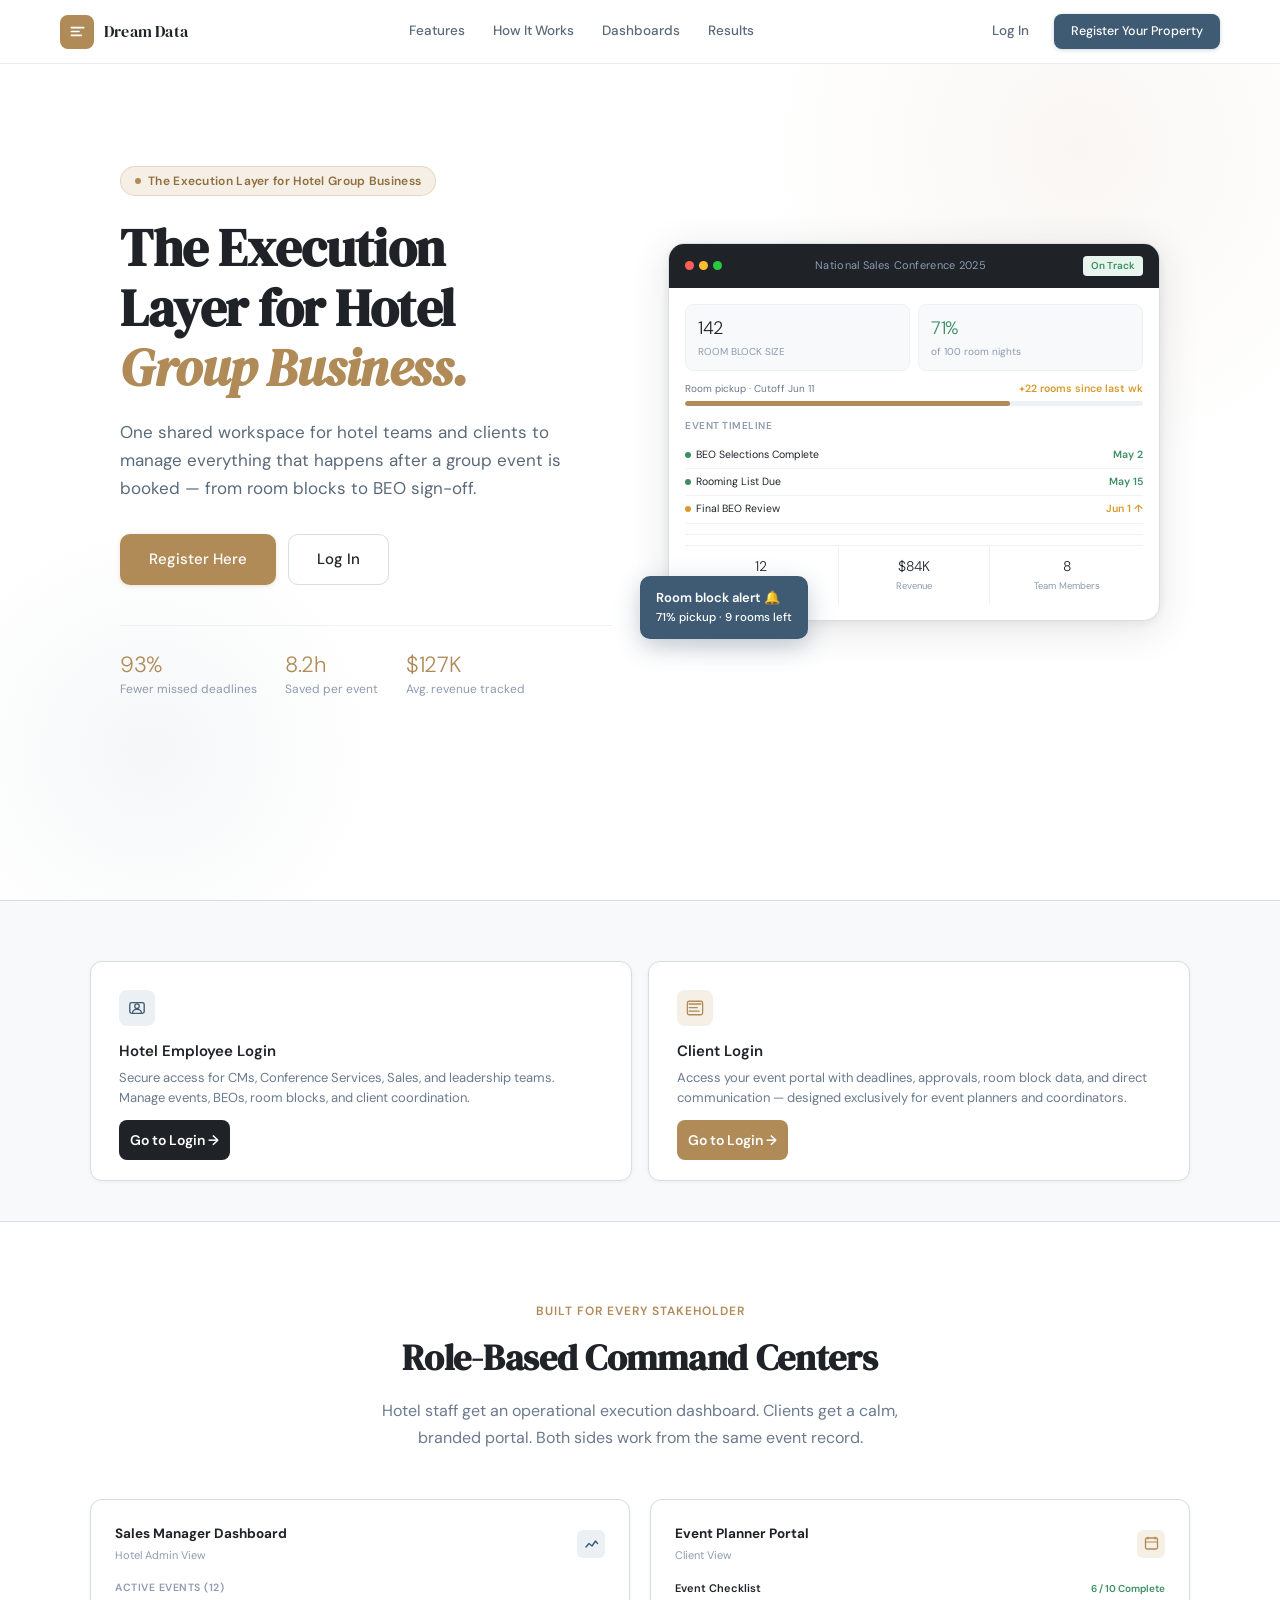
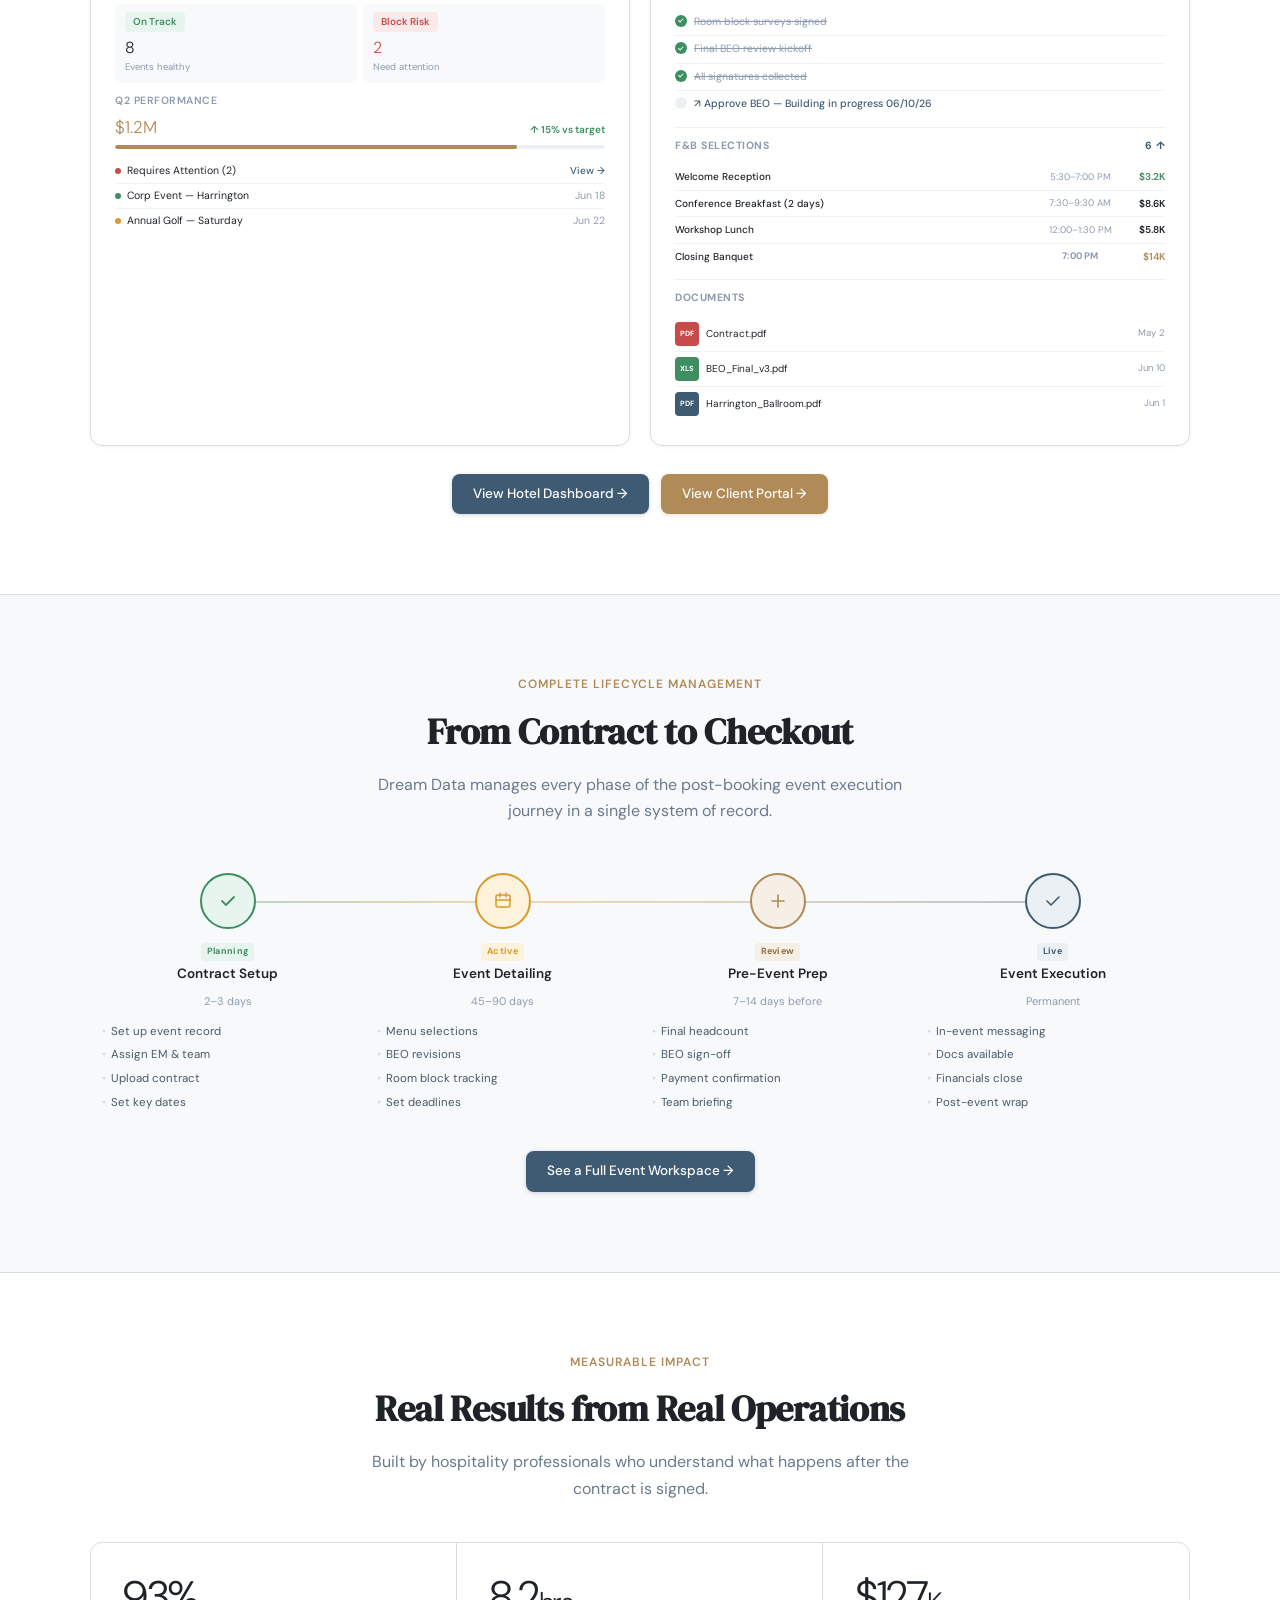
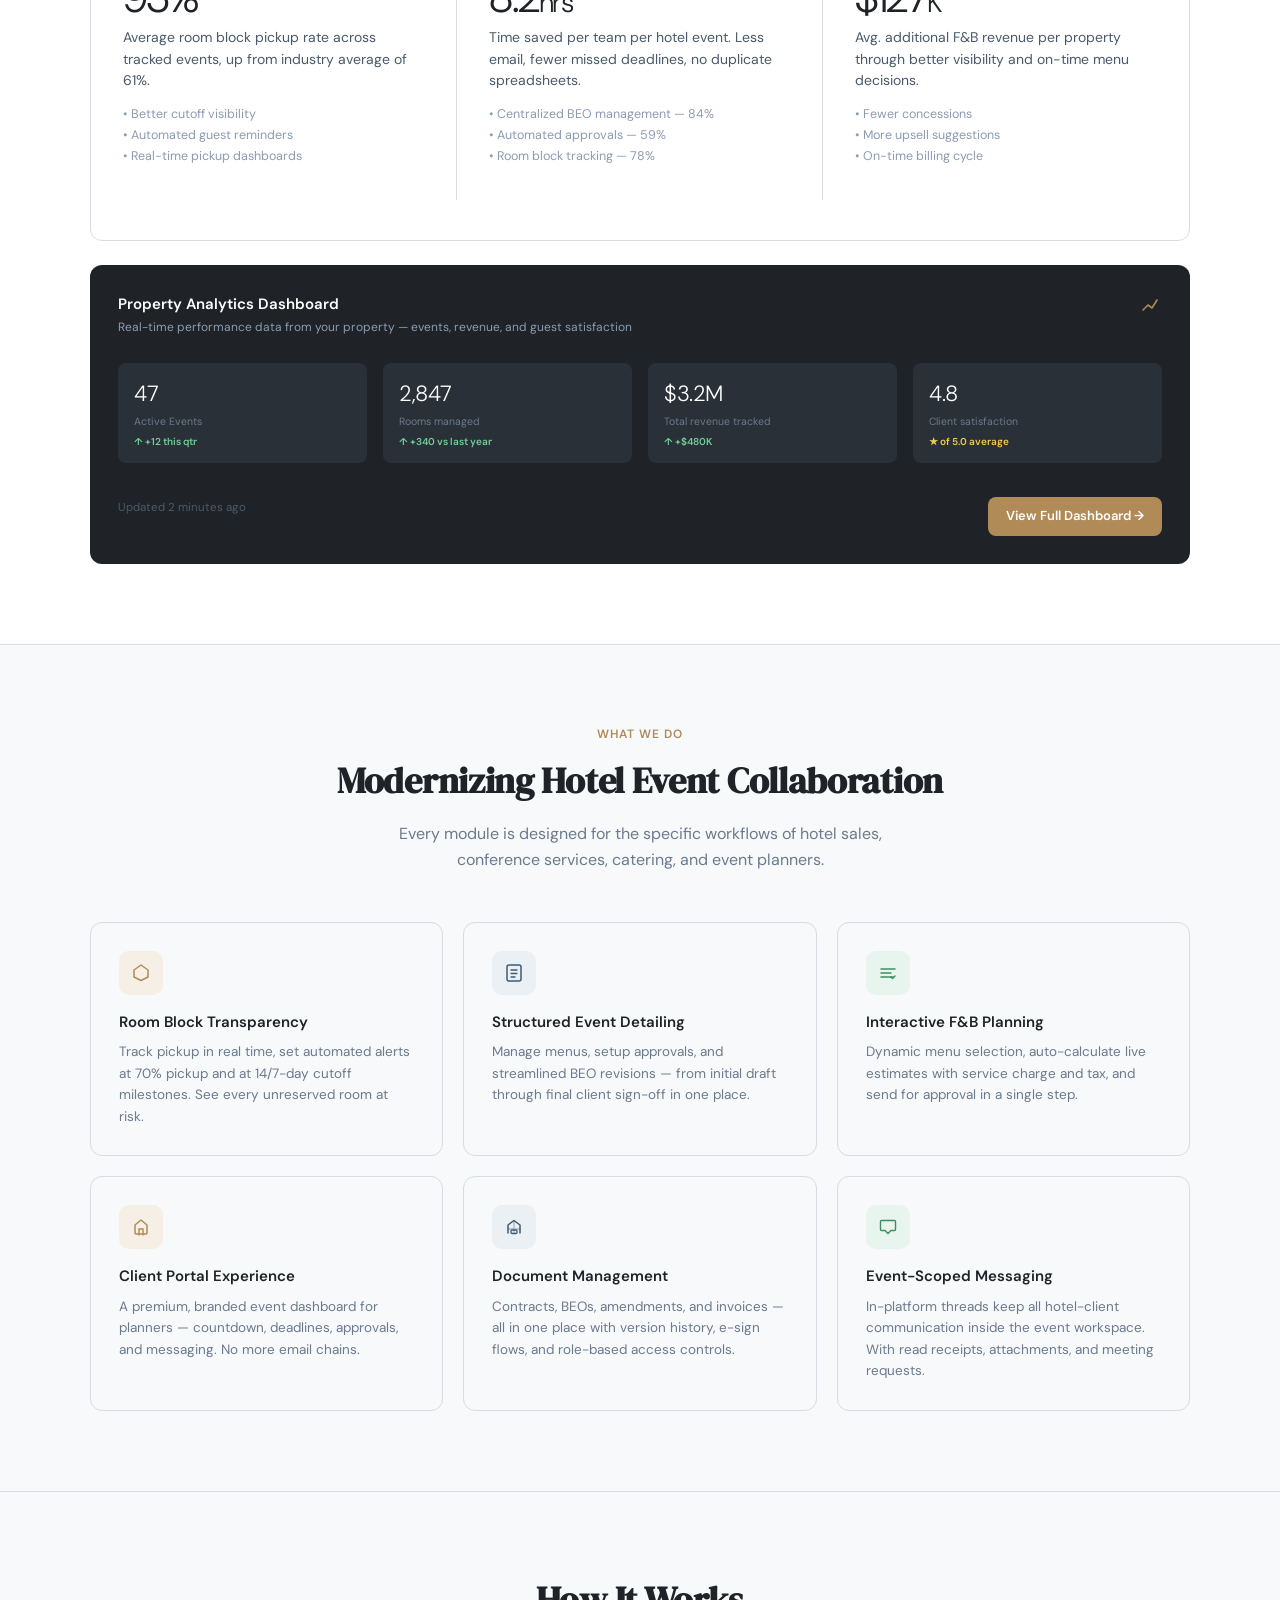
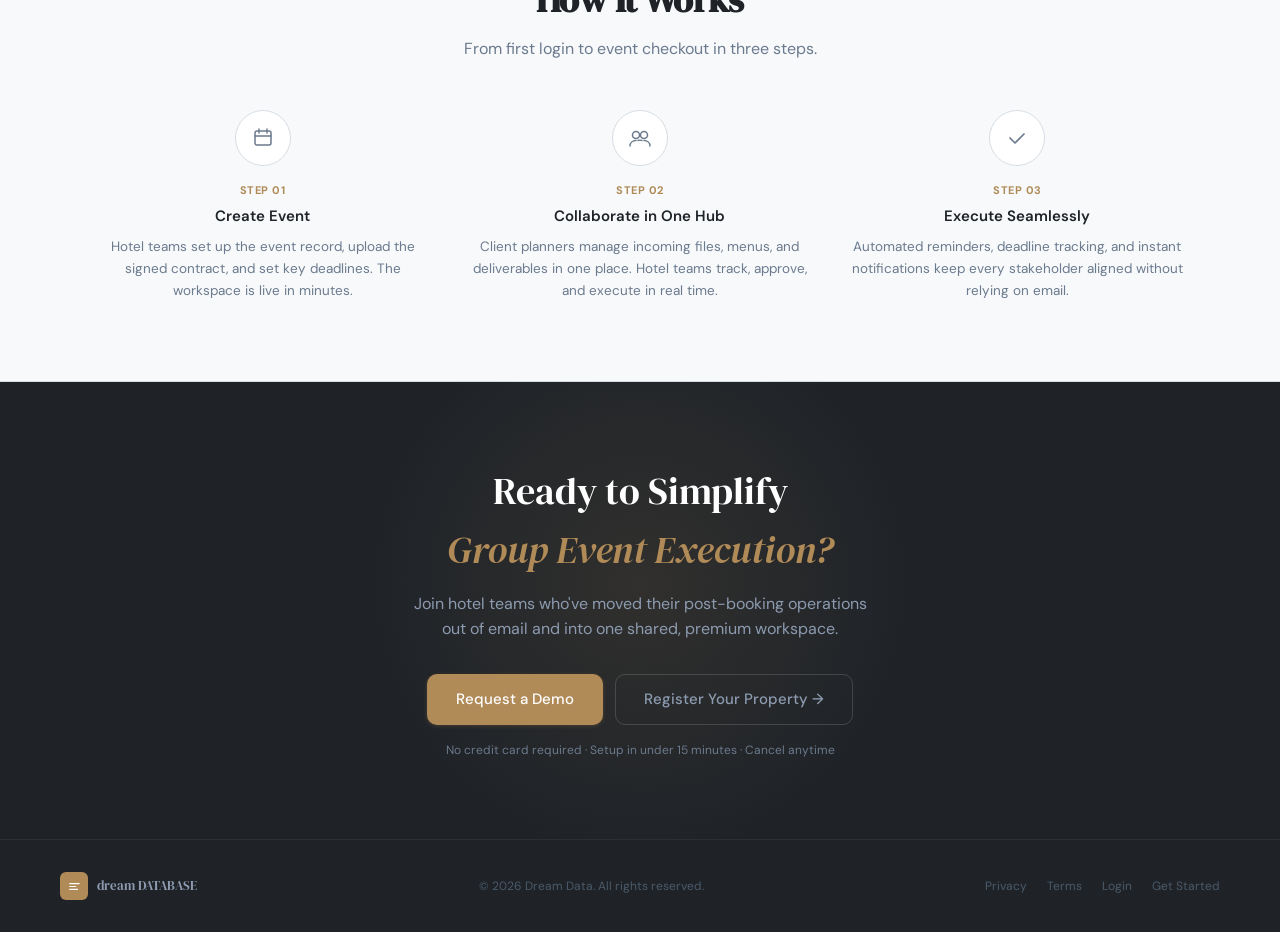
<file: index.html>
<!DOCTYPE html>
<html lang="en">
<head>
<meta charset="UTF-8">
<meta name="viewport" content="width=device-width, initial-scale=1.0">
<title>Dream Data — The Execution Layer for Hotel Group Business</title>
<link rel="preconnect" href="https://fonts.googleapis.com">
<link href="https://fonts.googleapis.com/css2?family=DM+Serif+Display:ital@0;1&family=DM+Sans:opsz,wght@9..40,300;9..40,400;9..40,500;9..40,600&display=swap" rel="stylesheet">
<style>
/* ── Tokens ─────────────────────────────────────────── */
:root {
  --graphite:  #1F2328;
  --slate:     #3F5B73;
  --slate-dk:  #2e4459;
  --slate-lt:  #EBF0F5;
  --bronze:    #B08A57;
  --bronze-dk: #8e6d3e;
  --bronze-lt: #F5EFE6;
  --softsteel: #D7DDE3;
  --cloud:     #F7F9FB;
  --white:     #FFFFFF;
  --success:   #3E8E62;
  --success-lt:#E8F5EE;
  --warning:   #D99A2B;
  --warning-lt:#FDF3DC;
  --critical:  #C74B4B;
  --r:12px; --rs:8px;
}

/* ── Reset ──────────────────────────────────────────── */
*,*::before,*::after{box-sizing:border-box;margin:0;padding:0}
html{scroll-behavior:smooth;-webkit-font-smoothing:antialiased}
body{font-family:'DM Sans',sans-serif;font-size:15px;line-height:1.55;color:var(--graphite);background:var(--white);overflow-x:hidden}
a{text-decoration:none;color:inherit}
img{display:block;max-width:100%}

/* ── Nav ────────────────────────────────────────────── */
nav {
  position:fixed;top:0;left:0;right:0;z-index:100;
  height:64px;
  display:flex;align-items:center;padding:0 60px;
  background:rgba(255,255,255,.92);
  backdrop-filter:blur(12px);
  border-bottom:1px solid rgba(215,221,227,.6);
  transition:box-shadow .3s;
}
nav.scrolled{box-shadow:0 2px 20px rgba(0,0,0,.07)}
.nav-logo{display:flex;align-items:center;gap:10px}
.nav-logo-box{width:34px;height:34px;background:var(--bronze);border-radius:8px;display:flex;align-items:center;justify-content:center;flex-shrink:0}
.nav-logo-box svg{width:17px;height:17px}
.nav-logo-name{font-family:'DM Serif Display',serif;font-size:16px;color:var(--graphite);letter-spacing:.2px}
.nav-links{display:flex;gap:28px;margin:0 auto}
.nav-links a{font-size:13.5px;font-weight:500;color:#5a6a7a;transition:color .15s}
.nav-links a:hover{color:var(--graphite)}
.nav-ctas{display:flex;gap:8px;align-items:center}
.btn{display:inline-flex;align-items:center;gap:6px;padding:9px 20px;border-radius:var(--rs);font-family:inherit;font-size:13.5px;font-weight:500;border:1px solid transparent;cursor:pointer;transition:all .18s;white-space:nowrap}
.btn svg{width:14px;height:14px}
.btn-ghost{background:transparent;color:#5a6a7a;border-color:transparent;padding:8px 16px}
.btn-ghost:hover{color:var(--graphite);background:var(--cloud)}
.btn-outline{background:transparent;color:var(--graphite);border-color:var(--softsteel)}
.btn-outline:hover{background:var(--cloud);border-color:#b8c5d0}
.btn-slate{background:var(--slate);color:#fff;box-shadow:0 1px 4px rgba(63,91,115,.25)}
.btn-slate:hover{background:var(--slate-dk);box-shadow:0 2px 10px rgba(63,91,115,.3)}
.btn-bronze{background:var(--bronze);color:#fff;box-shadow:0 1px 4px rgba(176,138,87,.25)}
.btn-bronze:hover{background:var(--bronze-dk)}
.btn-lg{padding:13px 28px;font-size:15px;border-radius:10px}
.btn-sm{padding:7px 16px;font-size:12.5px}

/* ── Hero ───────────────────────────────────────────── */
.hero{
  min-height:100vh;padding-top:64px;
  display:flex;align-items:center;
  background:var(--white);
  position:relative;overflow:hidden;
}
.hero::before{
  content:'';position:absolute;top:-200px;right:-150px;
  width:700px;height:700px;border-radius:50%;
  background:radial-gradient(circle,rgba(176,138,87,.07) 0%,transparent 65%);
  pointer-events:none;
}
.hero::after{
  content:'';position:absolute;bottom:-100px;left:-100px;
  width:500px;height:500px;
  background:radial-gradient(circle,rgba(63,91,115,.05) 0%,transparent 65%);
  pointer-events:none;
}
.hero-inner{
  max-width:1200px;margin:0 auto;padding:60px 60px 80px;
  display:grid;grid-template-columns:1fr 1fr;gap:56px;align-items:center;
  position:relative;z-index:1;width:100%;
}
.hero-left{}
.hero-eyebrow{
  display:inline-flex;align-items:center;gap:7px;
  background:var(--bronze-lt);border:1px solid rgba(176,138,87,.25);
  border-radius:100px;padding:5px 14px;
  font-size:12px;font-weight:600;color:var(--bronze-dk);
  letter-spacing:.3px;margin-bottom:22px;
}
.hero-eyebrow::before{content:'';width:6px;height:6px;border-radius:50%;background:var(--bronze)}
.hero-h1{
  font-family:'DM Serif Display',serif;
  font-size:52px;line-height:1.15;color:var(--graphite);
  letter-spacing:-.5px;margin-bottom:20px;
}
.hero-h1 em{color:var(--bronze);font-style:italic}
.hero-sub{font-size:17px;color:#5a6a7a;line-height:1.65;margin-bottom:32px;max-width:460px}
.hero-ctas{display:flex;align-items:center;gap:12px;margin-bottom:40px}
.hero-login-options{display:flex;gap:0;border:1px solid var(--softsteel);border-radius:var(--rs);overflow:hidden}
.hero-login-btn{padding:9px 18px;font-size:13px;font-weight:500;cursor:pointer;transition:all .15s;background:var(--white);color:#5a6a7a;border-right:1px solid var(--softsteel)}
.hero-login-btn:last-child{border-right:none}
.hero-login-btn:hover{background:var(--cloud);color:var(--graphite)}

/* Hero stats row */
.hero-stats{display:flex;gap:28px;padding-top:28px;border-top:1px solid #eef1f4}
.hero-stat-val{font-size:22px;font-weight:300;color:var(--bronze);letter-spacing:-.3px;line-height:1}
.hero-stat-lab{font-size:12px;color:#8d9bb0;margin-top:4px}

/* ── Hero app card ──────────────────────────────────── */
.hero-right{position:relative}
.hero-card{
  background:var(--white);border:1px solid var(--softsteel);
  border-radius:16px;box-shadow:0 8px 40px rgba(31,35,40,.12),0 2px 8px rgba(31,35,40,.06);
  overflow:hidden;
}
.hc-topbar{
  background:var(--graphite);padding:12px 16px;
  display:flex;align-items:center;gap:8px;
}
.hc-dots{display:flex;gap:5px}
.hc-dot{width:9px;height:9px;border-radius:50%}
.hc-title{font-size:11px;color:#8d9bb0;margin-left:auto;margin-right:auto;letter-spacing:.3px}
.hc-body{padding:16px}
.hc-ev-head{display:flex;justify-content:space-between;align-items:center;margin-bottom:10px}
.hc-ev-name{font-size:11.5px;font-weight:600}
.hc-badge{padding:2px 8px;border-radius:4px;font-size:10px;font-weight:700;letter-spacing:.3px}
.hc-badge-success{background:var(--success-lt);color:var(--success)}
.hc-badge-warn{background:var(--warning-lt);color:var(--warning)}
.hc-badge-crit{background:#FAEAEA;color:var(--critical)}
.hc-kpis{display:grid;grid-template-columns:1fr 1fr;gap:8px;margin-bottom:10px}
.hc-kpi{background:var(--cloud);border:1px solid #eef1f4;border-radius:8px;padding:10px 12px}
.hc-kpi-val{font-size:18px;font-weight:300;letter-spacing:-.4px;color:var(--graphite)}
.hc-kpi-lab{font-size:10px;color:#8d9bb0;margin-top:2px}
.hc-block-row{display:flex;justify-content:space-between;align-items:center;font-size:10.5px;margin-bottom:4px}
.hc-prog{height:5px;background:#eef1f4;border-radius:3px;overflow:hidden;margin-bottom:10px}
.hc-prog-fill{height:100%;border-radius:3px}
.hc-section-title{font-size:10px;font-weight:600;letter-spacing:.5px;text-transform:uppercase;color:#8d9bb0;margin-bottom:8px}
.hc-row{display:flex;align-items:center;justify-content:space-between;padding:5px 0;border-bottom:1px solid #f0f2f4;font-size:10.5px}
.hc-row:last-child{border-bottom:none}
.hc-row-val{font-weight:600}
.hc-sep{height:1px;background:#eef1f4;margin:10px 0}
.hc-footer{display:grid;grid-template-columns:1fr 1fr 1fr;border-top:1px solid #eef1f4;text-align:center}
.hc-fstat{padding:10px 8px}
.hc-fstat-val{font-size:14px;font-weight:300;color:var(--graphite)}
.hc-fstat-lab{font-size:9.5px;color:#8d9bb0;margin-top:2px}

/* Floating badge */
.hero-float-badge{
  position:absolute;bottom:-18px;left:-28px;
  background:var(--slate);color:#fff;
  border-radius:10px;padding:12px 16px;
  box-shadow:0 8px 24px rgba(63,91,115,.3);
  font-size:11.5px;font-weight:500;white-space:nowrap;
  animation:floatBob 4s ease-in-out infinite;
}
@keyframes floatBob{0%,100%{transform:translateY(0)}50%{transform:translateY(-5px)}}
.hero-float-badge span{display:block;font-size:13px;font-weight:600;margin-bottom:1px}

/* ── Section base ───────────────────────────────────── */
section{padding:80px 60px}
.section-inner{max-width:1100px;margin:0 auto}
.section-eyebrow{font-size:12px;font-weight:600;letter-spacing:1px;text-transform:uppercase;color:var(--bronze);margin-bottom:10px;text-align:center}
.section-title{font-family:'DM Serif Display',serif;font-size:36px;text-align:center;color:var(--graphite);letter-spacing:-.3px;margin-bottom:12px}
.section-sub{font-size:16px;color:#6b7a8d;text-align:center;max-width:560px;margin:0 auto 48px;line-height:1.65}

/* ── Login boxes section ────────────────────────────── */
.login-boxes{background:var(--cloud);border-top:1px solid var(--softsteel);border-bottom:1px solid var(--softsteel)}
.login-grid{display:grid;grid-template-columns:1fr 1fr;gap:16px;margin-top:20px}
.login-card{
  background:var(--white);border:1px solid var(--softsteel);border-radius:var(--r);padding:28px;
  box-shadow:0 1px 4px rgba(0,0,0,.05);transition:box-shadow .18s;
}
.login-card:hover{box-shadow:0 4px 20px rgba(0,0,0,.08)}
.lc-icon{width:36px;height:36px;border-radius:var(--rs);display:flex;align-items:center;justify-content:center;margin-bottom:14px}
.lc-icon-slate{background:var(--slate-lt)}
.lc-icon-slate svg{color:var(--slate)}
.lc-icon-bronze{background:var(--bronze-lt)}
.lc-icon-bronze svg{color:var(--bronze)}
.lc-icon svg{width:18px;height:18px}
.lc-title{font-size:15px;font-weight:600;margin-bottom:5px}
.lc-sub{font-size:13px;color:#6b7a8d;margin-bottom:20px;line-height:1.55}
.lc-btn{width:100%;padding:11px;border-radius:var(--rs);font-family:inherit;font-size:14px;font-weight:600;border:none;cursor:pointer;transition:all .18s}
.lc-btn-slate{background:var(--graphite);color:#fff}
.lc-btn-slate:hover{background:#2a3038}
.lc-btn-bronze{background:var(--bronze);color:#fff}
.lc-btn-bronze:hover{background:var(--bronze-dk)}

/* ── Role-based section ─────────────────────────────── */
.roles-grid{display:grid;grid-template-columns:1fr 1fr;gap:20px;margin-top:0}
.role-card{
  background:var(--white);border:1px solid var(--softsteel);border-radius:var(--r);padding:24px;
  box-shadow:0 1px 4px rgba(0,0,0,.05);
}
.rc-header{display:flex;align-items:center;justify-content:space-between;margin-bottom:16px}
.rc-title{font-size:13.5px;font-weight:700}
.rc-subtitle{font-size:11px;color:#8d9bb0;margin-top:2px}
.rc-icon{width:28px;height:28px;border-radius:6px;display:flex;align-items:center;justify-content:center}

/* Mini dashboard widget */
.mini-dash{}
.md-stats{display:grid;grid-template-columns:1fr 1fr;gap:6px;margin-bottom:10px}
.md-stat{background:var(--cloud);border-radius:6px;padding:8px 10px}
.md-stat-top{display:flex;justify-content:space-between;align-items:center;margin-bottom:4px}
.md-stat-val{font-size:14px;font-weight:300;color:var(--graphite)}
.md-stat-lab{font-size:9.5px;color:#8d9bb0}
.md-kpi-val{font-size:16px;font-weight:300;letter-spacing:-.3px}
.md-progress-row{display:flex;justify-content:space-between;font-size:10px;color:#6b7a8d;margin-bottom:4px}
.md-prog{height:4px;background:#eef1f4;border-radius:2px;overflow:hidden;margin-bottom:10px}
.md-prog-fill{height:100%;border-radius:2px}
.md-items{font-size:10.5px}
.md-item{display:flex;align-items:center;justify-content:space-between;padding:4px 0;border-bottom:1px solid #f0f2f4}
.md-item:last-child{border-bottom:none}
.md-dot{width:6px;height:6px;border-radius:50%;margin-right:6px;display:inline-block}

/* Mini checklist widget */
.mini-checklist{}
.mc-header{display:flex;align-items:center;justify-content:space-between;margin-bottom:12px}
.mc-title{font-size:11px;font-weight:600}
.mc-count{font-size:10px;color:var(--success);font-weight:600}
.mc-item{display:flex;align-items:flex-start;gap:7px;padding:5px 0;border-bottom:1px solid #f0f2f4;font-size:10.5px}
.mc-item:last-child{border-bottom:none}
.mc-check-done{width:12px;height:12px;border-radius:50%;background:var(--success);display:flex;align-items:center;justify-content:center;flex-shrink:0;margin-top:1px}
.mc-check-done::after{content:'';width:5px;height:3px;border-left:1.5px solid #fff;border-bottom:1.5px solid #fff;transform:rotate(-45deg) translateY(-1px);display:block}
.mc-check-pend{width:12px;height:12px;border-radius:50%;background:#eef1f4;flex-shrink:0;margin-top:1px}
.mc-item-done{color:#8d9bb0;text-decoration:line-through}
.mc-item-link{color:var(--slate);font-weight:500}

/* BEO mini table */
.beo-mini{margin-top:10px}
.beo-mini-row{display:flex;justify-content:space-between;align-items:center;padding:5px 0;border-bottom:1px solid #f0f2f4;font-size:10px}
.beo-mini-row:last-child{border-bottom:none}
.beo-mini-name{font-weight:500;flex:1}
.beo-mini-time{color:#8d9bb0;width:70px;text-align:center}
.beo-mini-val{font-weight:600;text-align:right;width:50px}

/* Doc mini list */
.doc-mini{margin-top:10px}
.doc-mini-row{display:flex;align-items:center;gap:7px;padding:5px 0;border-bottom:1px solid #f0f2f4;font-size:10px}
.doc-mini-row:last-child{border-bottom:none}
.doc-mini-type{width:24px;height:24px;border-radius:4px;display:flex;align-items:center;justify-content:center;font-size:7.5px;font-weight:700;color:#fff;flex-shrink:0}

/* ── Lifecycle section ──────────────────────────────── */
.lifecycle{background:var(--cloud);border-top:1px solid var(--softsteel);border-bottom:1px solid var(--softsteel)}
.lifecycle-steps{display:grid;grid-template-columns:repeat(4,1fr);gap:0;position:relative;margin-top:0}
.lifecycle-steps::before{
  content:'';position:absolute;top:28px;left:10%;right:10%;height:2px;
  background:linear-gradient(90deg,var(--success),var(--warning),var(--bronze),var(--slate));
  z-index:0;opacity:.35;
}
.lc-step{position:relative;z-index:1;padding:0 12px;text-align:center}
.lc-step-circle{
  width:56px;height:56px;border-radius:50%;margin:0 auto 14px;
  display:flex;align-items:center;justify-content:center;
  border:2px solid;
}
.lc-step-circle svg{width:20px;height:20px}
.lcs-done{background:var(--success-lt);border-color:var(--success)}
.lcs-done svg{color:var(--success)}
.lcs-active{background:var(--warning-lt);border-color:var(--warning)}
.lcs-active svg{color:var(--warning)}
.lcs-next{background:var(--bronze-lt);border-color:var(--bronze)}
.lcs-next svg{color:var(--bronze)}
.lcs-future{background:var(--slate-lt);border-color:var(--slate)}
.lcs-future svg{color:var(--slate)}
.lc-step-label{font-size:11px;font-weight:700;letter-spacing:.3px;margin-bottom:3px;display:flex;align-items:center;justify-content:center;gap:5px}
.lc-status-pill{font-size:9px;padding:2px 6px;border-radius:4px;font-weight:700}
.lc-step-title{font-size:13.5px;font-weight:600;margin-bottom:8px}
.lc-step-timing{font-size:11px;color:#8d9bb0;margin-bottom:10px}
.lc-step-items{list-style:none;font-size:11.5px;color:#4a5a6a;text-align:left}
.lc-step-items li{display:flex;align-items:flex-start;gap:5px;padding:3px 0}
.lc-step-items li::before{content:'•';color:var(--softsteel);flex-shrink:0}

/* ── Stats section ──────────────────────────────────── */
.stats-section{background:var(--white)}
.stats-grid{display:grid;grid-template-columns:repeat(3,1fr);gap:0;margin-bottom:40px}
.stat-col{padding:32px;border-right:1px solid var(--softsteel)}
.stat-col:last-child{border-right:none}
.stat-num{font-size:44px;font-weight:300;color:var(--graphite);letter-spacing:-1.5px;line-height:1;margin-bottom:8px}
.stat-desc{font-size:14px;color:#4a5a6a;line-height:1.55;margin-bottom:12px}
.stat-bullets{font-size:12.5px;color:#8d9bb0;line-height:1.7}

/* Analytics dark card */
.analytics-card{
  background:var(--graphite);border-radius:var(--r);padding:28px;
  margin-top:0;color:var(--white);
}
.ac-header{display:flex;align-items:flex-start;justify-content:space-between;margin-bottom:6px}
.ac-title{font-size:15px;font-weight:600}
.ac-sub{font-size:12px;color:#8d9bb0;margin-top:2px;margin-bottom:20px}
.ac-kpis{display:grid;grid-template-columns:repeat(4,1fr);gap:16px}
.ac-kpi{background:#2a3038;border-radius:var(--rs);padding:14px 16px}
.ac-kpi-val{font-size:22px;font-weight:300;letter-spacing:-.5px;margin-bottom:3px}
.ac-kpi-lab{font-size:10.5px;color:#6b7a8d}
.ac-kpi-delta{font-size:10px;font-weight:600;margin-top:4px}
.ac-delta-up{color:#6fcf97}
.ac-delta-star{color:#f2c94c}
.ac-btn{background:var(--bronze);color:#fff;border:none;border-radius:var(--rs);padding:9px 18px;font-family:inherit;font-size:13px;font-weight:600;cursor:pointer;transition:background .15s;margin-top:18px}
.ac-btn:hover{background:var(--bronze-dk)}

/* ── Features section ───────────────────────────────── */
.features{background:var(--white)}
.feat-grid{display:grid;grid-template-columns:repeat(3,1fr);gap:20px}
.feat-card{
  background:var(--cloud);border:1px solid var(--softsteel);border-radius:var(--r);padding:28px;
  transition:all .2s;
}
.feat-card:hover{background:var(--white);box-shadow:0 4px 20px rgba(0,0,0,.08);transform:translateY(-2px)}
.feat-icon{width:44px;height:44px;border-radius:10px;display:flex;align-items:center;justify-content:center;margin-bottom:16px}
.feat-icon-bronze{background:var(--bronze-lt)}
.feat-icon-bronze svg{color:var(--bronze)}
.feat-icon-slate{background:var(--slate-lt)}
.feat-icon-slate svg{color:var(--slate)}
.feat-icon-success{background:var(--success-lt)}
.feat-icon-success svg{color:var(--success)}
.feat-icon svg{width:20px;height:20px}
.feat-title{font-size:15px;font-weight:600;margin-bottom:7px}
.feat-body{font-size:13.5px;color:#6b7a8d;line-height:1.6}

/* ── How it works ───────────────────────────────────── */
.how{background:var(--cloud);border-top:1px solid var(--softsteel);border-bottom:1px solid var(--softsteel)}
.how-grid{display:grid;grid-template-columns:repeat(3,1fr);gap:32px}
.how-step{text-align:center}
.how-circle{
  width:56px;height:56px;border-radius:50%;border:1.5px solid var(--softsteel);
  display:flex;align-items:center;justify-content:center;margin:0 auto 16px;
  background:var(--white);transition:all .2s;
}
.how-step:hover .how-circle{border-color:var(--bronze);background:var(--bronze-lt)}
.how-circle svg{width:22px;height:22px;color:#6b7a8d;transition:color .2s}
.how-step:hover .how-circle svg{color:var(--bronze)}
.how-num{font-size:11px;font-weight:700;color:var(--bronze);letter-spacing:.5px;text-transform:uppercase;margin-bottom:6px}
.how-title{font-size:15px;font-weight:600;margin-bottom:8px}
.how-body{font-size:13.5px;color:#6b7a8d;line-height:1.6}

/* ── CTA section ────────────────────────────────────── */
.cta-section{
  background:var(--graphite);
  padding:80px 60px;text-align:center;position:relative;overflow:hidden;
}
.cta-section::before{
  content:'';position:absolute;top:-100px;left:50%;transform:translateX(-50%);
  width:600px;height:600px;
  background:radial-gradient(circle,rgba(176,138,87,.12) 0%,transparent 65%);
  pointer-events:none;
}
.cta-title{font-family:'DM Serif Display',serif;font-size:38px;color:var(--white);margin-bottom:12px;position:relative}
.cta-title em{color:var(--bronze);font-style:italic}
.cta-sub{font-size:16px;color:#8d9bb0;margin-bottom:32px;max-width:460px;margin-left:auto;margin-right:auto;position:relative}
.cta-btns{display:flex;align-items:center;justify-content:center;gap:12px;position:relative}
.cta-note{font-size:12px;color:#6b7a8d;margin-top:16px;position:relative}

/* ── Footer ─────────────────────────────────────────── */
footer{
  background:var(--graphite);
  border-top:1px solid rgba(255,255,255,.06);
  padding:32px 60px;
  display:flex;align-items:center;justify-content:space-between;
}
.footer-logo{display:flex;align-items:center;gap:9px}
.footer-logo-box{width:28px;height:28px;background:var(--bronze);border-radius:6px;display:flex;align-items:center;justify-content:center}
.footer-logo-box svg{width:13px;height:13px}
.footer-logo-name{font-family:'DM Serif Display',serif;font-size:13px;color:#8d9bb0}
.footer-copy{font-size:12px;color:#4a5a6a}
.footer-links{display:flex;gap:20px}
.footer-links a{font-size:12px;color:#4a5a6a;transition:color .15s}
.footer-links a:hover{color:#8d9bb0}

/* ── Scroll animations ──────────────────────────────── */
.reveal{opacity:0;transform:translateY(24px);transition:opacity .6s ease,transform .6s ease}
.reveal.visible{opacity:1;transform:translateY(0)}
.reveal-delay-1{transition-delay:.1s}
.reveal-delay-2{transition-delay:.2s}
.reveal-delay-3{transition-delay:.3s}

/* Badge styles */
.badge{display:inline-flex;align-items:center;padding:2px 8px;border-radius:4px;font-size:10px;font-weight:600}
.badge-success{background:var(--success-lt);color:var(--success)}
.badge-warn{background:var(--warning-lt);color:var(--warning)}
.badge-crit{background:#FAEAEA;color:var(--critical)}
.badge-slate{background:var(--slate-lt);color:var(--slate)}
</style>
</head>
<body>

<!-- ═══ NAV ══════════════════════════════════════════════ -->
<nav id="navbar">
  <div class="nav-logo">
    <div class="nav-logo-box">
      <svg viewBox="0 0 22 22" fill="none"><path d="M3 6h16M3 11h10M3 16h13" stroke="#fff" stroke-width="2" stroke-linecap="round"/></svg>
    </div>
    <span class="nav-logo-name">Dream Data</span>
  </div>

  <div class="nav-links">
    <a href="#features">Features</a>
    <a href="#how-it-works">How It Works</a>
    <a href="#roles">Dashboards</a>
    <a href="#stats">Results</a>
  </div>

  <div class="nav-ctas">
    <a class="btn btn-ghost" href="login.html">Log In</a>
    <a class="btn btn-slate btn-sm" href="register.html">Register Your Property</a>
  </div>
</nav>

<!-- ═══ HERO ═════════════════════════════════════════════ -->
<section class="hero" id="hero">
  <div class="hero-inner">

    <div class="hero-left">
      <div class="hero-eyebrow">The Execution Layer for Hotel Group Business</div>
      <h1 class="hero-h1">
        The Execution<br>
        Layer for Hotel<br>
        <em>Group Business.</em>
      </h1>
      <p class="hero-sub">One shared workspace for hotel teams and clients to manage everything that happens after a group event is booked — from room blocks to BEO sign-off.</p>

      <div class="hero-ctas">
        <a class="btn btn-bronze btn-lg" href="register.html">Register Here</a>
        <a class="btn btn-outline btn-lg" href="login.html">Log In</a>
      </div>

      <div class="hero-stats">
        <div>
          <div class="hero-stat-val">93%</div>
          <div class="hero-stat-lab">Fewer missed deadlines</div>
        </div>
        <div>
          <div class="hero-stat-val">8.2h</div>
          <div class="hero-stat-lab">Saved per event</div>
        </div>
        <div>
          <div class="hero-stat-val">$127K</div>
          <div class="hero-stat-lab">Avg. revenue tracked</div>
        </div>
      </div>
    </div>

    <!-- App preview card -->
    <div class="hero-right">
      <div class="hero-card">
        <div class="hc-topbar">
          <div class="hc-dots">
            <div class="hc-dot" style="background:#ff5f57"></div>
            <div class="hc-dot" style="background:#ffbd2e"></div>
            <div class="hc-dot" style="background:#28c840"></div>
          </div>
          <div class="hc-title">National Sales Conference 2025</div>
          <span class="badge badge-success" style="margin-left:4px">On Track</span>
        </div>
        <div class="hc-body">
          <div class="hc-kpis">
            <div class="hc-kpi">
              <div class="hc-kpi-val">142</div>
              <div class="hc-kpi-lab">ROOM BLOCK SIZE</div>
            </div>
            <div class="hc-kpi">
              <div class="hc-kpi-val" style="color:var(--success)">71%</div>
              <div class="hc-kpi-lab">of 100 room nights</div>
            </div>
          </div>
          <div class="hc-block-row">
            <span style="color:#6b7a8d;font-size:10px">Room pickup · Cutoff Jun 11</span>
            <span style="font-weight:600;color:var(--warning);font-size:10.5px">+22 rooms since last wk</span>
          </div>
          <div class="hc-prog" style="margin-bottom:12px">
            <div class="hc-prog-fill" style="width:71%;background:var(--bronze)"></div>
          </div>

          <div class="hc-section-title">Event Timeline</div>
          <div class="hc-row"><span style="display:flex;align-items:center;gap:5px"><span style="width:6px;height:6px;border-radius:50%;background:var(--success);display:inline-block"></span>BEO Selections Complete</span><span class="hc-row-val" style="color:var(--success)">May 2</span></div>
          <div class="hc-row"><span style="display:flex;align-items:center;gap:5px"><span style="width:6px;height:6px;border-radius:50%;background:var(--success);display:inline-block"></span>Rooming List Due</span><span class="hc-row-val" style="color:var(--success)">May 15</span></div>
          <div class="hc-row"><span style="display:flex;align-items:center;gap:5px"><span style="width:6px;height:6px;border-radius:50%;background:var(--warning);display:inline-block"></span>Final BEO Review</span><span class="hc-row-val" style="color:var(--warning)">Jun 1 ↑</span></div>

          <div class="hc-sep"></div>

          <div class="hc-footer">
            <div class="hc-fstat">
              <div class="hc-fstat-val">12</div>
              <div class="hc-fstat-lab">Documents</div>
            </div>
            <div class="hc-fstat" style="border-left:1px solid #eef1f4;border-right:1px solid #eef1f4">
              <div class="hc-fstat-val">$84K</div>
              <div class="hc-fstat-lab">Revenue</div>
            </div>
            <div class="hc-fstat">
              <div class="hc-fstat-val">8</div>
              <div class="hc-fstat-lab">Team Members</div>
            </div>
          </div>
        </div>
      </div>

      <div class="hero-float-badge">
        <span>Room block alert 🔔</span>
        71% pickup · 9 rooms left
      </div>
    </div>

  </div>
</section>

<!-- ═══ LOGIN ENTRY BOXES ══════════════════════════════ -->
<section class="login-boxes" style="padding:40px 60px">
  <div class="section-inner">
    <div class="login-grid">
      <div class="login-card">
        <div class="lc-icon lc-icon-slate">
          <svg viewBox="0 0 20 20" fill="none"><rect x="2" y="4" width="16" height="12" rx="2" stroke="currentColor" stroke-width="1.5"/><circle cx="10" cy="8" r="2.5" stroke="currentColor" stroke-width="1.4"/><path d="M5 16c0-2.8 2.2-4.5 5-4.5s5 1.7 5 4.5" stroke="currentColor" stroke-width="1.3" stroke-linecap="round"/></svg>
        </div>
        <div class="lc-title">Hotel Employee Login</div>
        <div class="lc-sub">Secure access for CMs, Conference Services, Sales, and leadership teams. Manage events, BEOs, room blocks, and client coordination.</div>
        <a href="login.html" class="lc-btn lc-btn-slate" onclick="localStorage.setItem('dd_role','hotel')">Go to Login →</a>
      </div>
      <div class="login-card">
        <div class="lc-icon lc-icon-bronze">
          <svg viewBox="0 0 20 20" fill="none"><path d="M3.5 5.5h13M3.5 9.5h9M3.5 13.5h11" stroke="currentColor" stroke-width="1.5" stroke-linecap="round"/><rect x="1.5" y="2.5" width="17" height="15" rx="2" stroke="currentColor" stroke-width="1.4"/></svg>
        </div>
        <div class="lc-title">Client Login</div>
        <div class="lc-sub">Access your event portal with deadlines, approvals, room block data, and direct communication — designed exclusively for event planners and coordinators.</div>
        <a href="login.html" class="lc-btn lc-btn-bronze" onclick="localStorage.setItem('dd_role','client')">Go to Login →</a>
      </div>
    </div>
  </div>
</section>

<!-- ═══ ROLE-BASED DASHBOARDS ══════════════════════════ -->
<section id="roles" style="padding:80px 60px;background:var(--white)">
  <div class="section-inner">
    <div class="section-eyebrow">Built For Every Stakeholder</div>
    <h2 class="section-title">Role-Based Command Centers</h2>
    <p class="section-sub">Hotel staff get an operational execution dashboard. Clients get a calm, branded portal. Both sides work from the same event record.</p>

    <div class="roles-grid">
      <!-- Sales Manager / Hotel view -->
      <div class="role-card reveal">
        <div class="rc-header">
          <div>
            <div class="rc-title">Sales Manager Dashboard</div>
            <div class="rc-subtitle">Hotel Admin View</div>
          </div>
          <div class="rc-icon" style="background:var(--slate-lt)">
            <svg width="15" height="15" viewBox="0 0 15 15" fill="none"><path d="M2 11l3-3.5 3 2.5 3.5-5 2 2.5" stroke="var(--slate)" stroke-width="1.4" stroke-linecap="round" stroke-linejoin="round"/></svg>
          </div>
        </div>
        <div class="mini-dash">
          <div style="font-size:10.5px;font-weight:600;color:#8d9bb0;text-transform:uppercase;letter-spacing:.5px;margin-bottom:8px">Active Events (12)</div>
          <div class="md-stats">
            <div class="md-stat">
              <div class="md-stat-top"><span class="badge badge-success">On Track</span></div>
              <div class="md-kpi-val">8</div>
              <div class="md-stat-lab" style="font-size:9.5px;color:#8d9bb0">Events healthy</div>
            </div>
            <div class="md-stat">
              <div class="md-stat-top"><span class="badge badge-crit">Block Risk</span></div>
              <div class="md-kpi-val" style="color:var(--critical)">2</div>
              <div class="md-stat-lab" style="font-size:9.5px;color:#8d9bb0">Need attention</div>
            </div>
          </div>
          <div style="font-size:10.5px;font-weight:600;color:#8d9bb0;text-transform:uppercase;letter-spacing:.5px;margin-bottom:5px">Q2 Performance</div>
          <div style="display:flex;justify-content:space-between;align-items:baseline;margin-bottom:4px">
            <span style="font-size:17px;font-weight:300;color:var(--bronze)">$1.2M</span>
            <span style="font-size:10px;color:var(--success);font-weight:600">↑ 15% vs target</span>
          </div>
          <div class="md-prog"><div class="md-prog-fill" style="width:82%;background:var(--bronze)"></div></div>
          <div class="md-items">
            <div class="md-item"><span><span class="md-dot" style="background:var(--critical)"></span>Requires Attention (2)</span><a href="hotel-dashboard.html" style="color:var(--slate);font-size:10px;font-weight:500">View →</a></div>
            <div class="md-item"><span><span class="md-dot" style="background:var(--success)"></span>Corp Event — Harrington</span><span style="color:#8d9bb0">Jun 18</span></div>
            <div class="md-item"><span><span class="md-dot" style="background:var(--warning)"></span>Annual Golf — Saturday</span><span style="color:#8d9bb0">Jun 22</span></div>
          </div>
        </div>
      </div>

      <!-- Event Planner / Client view -->
      <div class="role-card reveal reveal-delay-1">
        <div class="rc-header">
          <div>
            <div class="rc-title">Event Planner Portal</div>
            <div class="rc-subtitle">Client View</div>
          </div>
          <div class="rc-icon" style="background:var(--bronze-lt)">
            <svg width="15" height="15" viewBox="0 0 15 15" fill="none"><rect x="1.5" y="2" width="12" height="11" rx="1.5" stroke="var(--bronze)" stroke-width="1.3"/><path d="M4 1v2M11 1v2M1.5 6h12" stroke="var(--bronze)" stroke-width="1.2" stroke-linecap="round"/></svg>
          </div>
        </div>
        <!-- Checklist -->
        <div class="mini-checklist">
          <div class="mc-header">
            <span class="mc-title">Event Checklist</span>
            <span class="mc-count">6 / 10 Complete</span>
          </div>
          <div class="mc-item"><div class="mc-check-done"></div><span class="mc-item-done">Room block surveys signed</span></div>
          <div class="mc-item"><div class="mc-check-done"></div><span class="mc-item-done">Final BEO review kickoff</span></div>
          <div class="mc-item"><div class="mc-check-done"></div><span class="mc-item-done">All signatures collected</span></div>
          <div class="mc-item"><div class="mc-check-pend"></div><span class="mc-item-link">↗ Approve BEO — Building in progress 06/10/26</span></div>
        </div>
        <div class="hc-sep"></div>

        <!-- F&B section mini -->
        <div style="font-size:10.5px;font-weight:700;color:#8d9bb0;text-transform:uppercase;letter-spacing:.5px;margin-bottom:6px;display:flex;justify-content:space-between"><span>F&B Selections</span><span style="color:var(--slate)">6 ↑</span></div>
        <div class="beo-mini">
          <div class="beo-mini-row">
            <span class="beo-mini-name">Welcome Reception</span>
            <span class="beo-mini-time" style="font-size:9.5px;color:#8d9bb0">5:30–7:00 PM</span>
            <span class="beo-mini-val" style="color:var(--success)">$3.2K</span>
          </div>
          <div class="beo-mini-row">
            <span class="beo-mini-name">Conference Breakfast (2 days)</span>
            <span class="beo-mini-time" style="font-size:9.5px;color:#8d9bb0">7:30–9:30 AM</span>
            <span class="beo-mini-val">$8.6K</span>
          </div>
          <div class="beo-mini-row">
            <span class="beo-mini-name">Workshop Lunch</span>
            <span class="beo-mini-time" style="font-size:9.5px;color:#8d9bb0">12:00–1:30 PM</span>
            <span class="beo-mini-val">$5.8K</span>
          </div>
          <div class="beo-mini-row" style="font-weight:700">
            <span class="beo-mini-name">Closing Banquet</span>
            <span class="beo-mini-time" style="font-size:9.5px;color:#8d9bb0">7:00 PM</span>
            <span class="beo-mini-val" style="color:var(--bronze)">$14K</span>
          </div>
        </div>
        <div class="hc-sep"></div>

        <!-- Docs mini -->
        <div style="font-size:10.5px;font-weight:700;color:#8d9bb0;text-transform:uppercase;letter-spacing:.5px;margin-bottom:6px">Documents</div>
        <div class="doc-mini">
          <div class="doc-mini-row"><div class="doc-mini-type" style="background:var(--critical)">PDF</div><span style="flex:1">Contract.pdf</span><span style="color:#8d9bb0;font-size:9.5px">May 2</span></div>
          <div class="doc-mini-row"><div class="doc-mini-type" style="background:var(--success)">XLS</div><span style="flex:1">BEO_Final_v3.pdf</span><span style="color:#8d9bb0;font-size:9.5px">Jun 10</span></div>
          <div class="doc-mini-row"><div class="doc-mini-type" style="background:var(--slate)">PDF</div><span style="flex:1">Harrington_Ballroom.pdf</span><span style="color:#8d9bb0;font-size:9.5px">Jun 1</span></div>
        </div>
      </div>
    </div>

    <div style="text-align:center;margin-top:28px;display:flex;gap:12px;justify-content:center">
      <a class="btn btn-slate" href="hotel-dashboard.html">View Hotel Dashboard →</a>
      <a class="btn btn-bronze" href="client-dashboard.html">View Client Portal →</a>
    </div>
  </div>
</section>

<!-- ═══ LIFECYCLE / FROM CONTRACT TO CHECKOUT ══════════ -->
<section class="lifecycle" id="lifecycle" style="padding:80px 60px">
  <div class="section-inner">
    <div class="section-eyebrow">Complete Lifecycle Management</div>
    <h2 class="section-title">From Contract to Checkout</h2>
    <p class="section-sub">Dream Data manages every phase of the post-booking event execution journey in a single system of record.</p>

    <div class="lifecycle-steps reveal">
      <div class="lc-step">
        <div class="lc-step-circle lcs-done">
          <svg viewBox="0 0 20 20" fill="none"><path d="M4 10l4 4 8-8" stroke="currentColor" stroke-width="1.8" stroke-linecap="round" stroke-linejoin="round"/></svg>
        </div>
        <div class="lc-step-label"><span class="lc-status-pill" style="background:var(--success-lt);color:var(--success)">Planning</span></div>
        <div class="lc-step-title">Contract Setup</div>
        <div class="lc-step-timing">2–3 days</div>
        <ul class="lc-step-items">
          <li>Set up event record</li>
          <li>Assign EM & team</li>
          <li>Upload contract</li>
          <li>Set key dates</li>
        </ul>
      </div>

      <div class="lc-step">
        <div class="lc-step-circle lcs-active">
          <svg viewBox="0 0 20 20" fill="none"><rect x="3" y="4" width="14" height="12" rx="2" stroke="currentColor" stroke-width="1.5"/><path d="M7 2v4M13 2v4M3 9h14" stroke="currentColor" stroke-width="1.4" stroke-linecap="round"/></svg>
        </div>
        <div class="lc-step-label"><span class="lc-status-pill" style="background:var(--warning-lt);color:var(--warning)">Active</span></div>
        <div class="lc-step-title">Event Detailing</div>
        <div class="lc-step-timing">45–90 days</div>
        <ul class="lc-step-items">
          <li>Menu selections</li>
          <li>BEO revisions</li>
          <li>Room block tracking</li>
          <li>Set deadlines</li>
        </ul>
      </div>

      <div class="lc-step">
        <div class="lc-step-circle lcs-next">
          <svg viewBox="0 0 20 20" fill="none"><path d="M10 4v12M4 10h12" stroke="currentColor" stroke-width="1.6" stroke-linecap="round"/></svg>
        </div>
        <div class="lc-step-label"><span class="lc-status-pill" style="background:var(--bronze-lt);color:var(--bronze-dk)">Review</span></div>
        <div class="lc-step-title">Pre-Event Prep</div>
        <div class="lc-step-timing">7–14 days before</div>
        <ul class="lc-step-items">
          <li>Final headcount</li>
          <li>BEO sign-off</li>
          <li>Payment confirmation</li>
          <li>Team briefing</li>
        </ul>
      </div>

      <div class="lc-step">
        <div class="lc-step-circle lcs-future">
          <svg viewBox="0 0 20 20" fill="none"><path d="M4 10l4 4 8-8" stroke="currentColor" stroke-width="1.6" stroke-linecap="round" stroke-linejoin="round"/></svg>
        </div>
        <div class="lc-step-label"><span class="lc-status-pill" style="background:var(--slate-lt);color:var(--slate)">Live</span></div>
        <div class="lc-step-title">Event Execution</div>
        <div class="lc-step-timing">Permanent</div>
        <ul class="lc-step-items">
          <li>In-event messaging</li>
          <li>Docs available</li>
          <li>Financials close</li>
          <li>Post-event wrap</li>
        </ul>
      </div>
    </div>

    <div style="text-align:center;margin-top:36px">
      <a class="btn btn-slate" href="event-detail.html">See a Full Event Workspace →</a>
    </div>
  </div>
</section>

<!-- ═══ STATS / RESULTS ══════════════════════════════════ -->
<section class="stats-section" id="stats" style="padding:80px 60px">
  <div class="section-inner">
    <div class="section-eyebrow">Measurable Impact</div>
    <h2 class="section-title">Real Results from Real Operations</h2>
    <p class="section-sub" style="margin-bottom:40px">Built by hospitality professionals who understand what happens after the contract is signed.</p>

    <div style="border:1px solid var(--softsteel);border-radius:var(--r);overflow:hidden;margin-bottom:24px">
      <div class="stats-grid">
        <div class="stat-col reveal">
          <div class="stat-num">93%</div>
          <div class="stat-desc">Average room block pickup rate across tracked events, up from industry average of 61%.</div>
          <div class="stat-bullets">
            • Better cutoff visibility<br>
            • Automated guest reminders<br>
            • Real-time pickup dashboards
          </div>
        </div>
        <div class="stat-col reveal reveal-delay-1">
          <div class="stat-num">8.2<span style="font-size:28px">hrs</span></div>
          <div class="stat-desc">Time saved per team per hotel event. Less email, fewer missed deadlines, no duplicate spreadsheets.</div>
          <div class="stat-bullets">
            • Centralized BEO management — 84%<br>
            • Automated approvals — 59%<br>
            • Room block tracking — 78%
          </div>
        </div>
        <div class="stat-col reveal reveal-delay-2">
          <div class="stat-num">$127<span style="font-size:28px">K</span></div>
          <div class="stat-desc">Avg. additional F&B revenue per property through better visibility and on-time menu decisions.</div>
          <div class="stat-bullets">
            • Fewer concessions<br>
            • More upsell suggestions<br>
            • On-time billing cycle
          </div>
        </div>
      </div>
    </div>

    <!-- Analytics dark card -->
    <div class="analytics-card reveal">
      <div class="ac-header">
        <div>
          <div class="ac-title">Property Analytics Dashboard</div>
          <div class="ac-sub">Real-time performance data from your property — events, revenue, and guest satisfaction</div>
        </div>
        <svg width="22" height="22" viewBox="0 0 22 22" fill="none"><path d="M3 17l5-5 4 3 5-8" stroke="var(--bronze)" stroke-width="1.6" stroke-linecap="round" stroke-linejoin="round"/></svg>
      </div>
      <div class="ac-kpis">
        <div class="ac-kpi">
          <div class="ac-kpi-val">47</div>
          <div class="ac-kpi-lab">Active Events</div>
          <div class="ac-kpi-delta ac-delta-up">↑ +12 this qtr</div>
        </div>
        <div class="ac-kpi">
          <div class="ac-kpi-val">2,847</div>
          <div class="ac-kpi-lab">Rooms managed</div>
          <div class="ac-kpi-delta ac-delta-up">↑ +340 vs last year</div>
        </div>
        <div class="ac-kpi">
          <div class="ac-kpi-val">$3.2M</div>
          <div class="ac-kpi-lab">Total revenue tracked</div>
          <div class="ac-kpi-delta ac-delta-up">↑ +$480K</div>
        </div>
        <div class="ac-kpi">
          <div class="ac-kpi-val">4.8</div>
          <div class="ac-kpi-lab">Client satisfaction</div>
          <div class="ac-kpi-delta ac-delta-star">★ of 5.0 average</div>
        </div>
      </div>
      <div style="display:flex;align-items:center;justify-content:space-between;margin-top:16px">
        <span style="font-size:11.5px;color:#4a5a6a">Updated 2 minutes ago</span>
        <a href="hotel-dashboard.html" class="ac-btn">View Full Dashboard →</a>
      </div>
    </div>
  </div>
</section>

<!-- ═══ FEATURES ══════════════════════════════════════════ -->
<section class="features" id="features" style="padding:80px 60px;background:var(--cloud);border-top:1px solid var(--softsteel)">
  <div class="section-inner">
    <div class="section-eyebrow">What We Do</div>
    <h2 class="section-title">Modernizing Hotel Event Collaboration</h2>
    <p class="section-sub">Every module is designed for the specific workflows of hotel sales, conference services, catering, and event planners.</p>

    <div class="feat-grid">
      <div class="feat-card reveal">
        <div class="feat-icon feat-icon-bronze">
          <svg viewBox="0 0 20 20" fill="none"><path d="M3 14V7l7-5 7 5v7l-7 3.5L3 14z" stroke="currentColor" stroke-width="1.5" stroke-linejoin="round"/></svg>
        </div>
        <div class="feat-title">Room Block Transparency</div>
        <div class="feat-body">Track pickup in real time, set automated alerts at 70% pickup and at 14/7-day cutoff milestones. See every unreserved room at risk.</div>
      </div>
      <div class="feat-card reveal reveal-delay-1">
        <div class="feat-icon feat-icon-slate">
          <svg viewBox="0 0 20 20" fill="none"><rect x="3" y="2" width="14" height="16" rx="2" stroke="currentColor" stroke-width="1.5"/><path d="M7 7h6M7 10.5h6M7 14h4" stroke="currentColor" stroke-width="1.3" stroke-linecap="round"/></svg>
        </div>
        <div class="feat-title">Structured Event Detailing</div>
        <div class="feat-body">Manage menus, setup approvals, and streamlined BEO revisions — from initial draft through final client sign-off in one place.</div>
      </div>
      <div class="feat-card reveal reveal-delay-2">
        <div class="feat-icon feat-icon-success">
          <svg viewBox="0 0 20 20" fill="none"><path d="M3 6h14M3 10h10M3 14h12" stroke="currentColor" stroke-width="1.5" stroke-linecap="round"/><path d="M17 13l-2.5 2.5L13 14" stroke="currentColor" stroke-width="1.5" stroke-linecap="round" stroke-linejoin="round"/></svg>
        </div>
        <div class="feat-title">Interactive F&B Planning</div>
        <div class="feat-body">Dynamic menu selection, auto-calculate live estimates with service charge and tax, and send for approval in a single step.</div>
      </div>
      <div class="feat-card reveal">
        <div class="feat-icon feat-icon-bronze">
          <svg viewBox="0 0 20 20" fill="none"><path d="M4 8l6-5 6 5v8a1 1 0 01-1 1H5a1 1 0 01-1-1V8z" stroke="currentColor" stroke-width="1.5" stroke-linejoin="round"/><path d="M8 18v-6h4v6" stroke="currentColor" stroke-width="1.4" stroke-linecap="round"/></svg>
        </div>
        <div class="feat-title">Client Portal Experience</div>
        <div class="feat-body">A premium, branded event dashboard for planners — countdown, deadlines, approvals, and messaging. No more email chains.</div>
      </div>
      <div class="feat-card reveal reveal-delay-1">
        <div class="feat-icon feat-icon-slate">
          <svg viewBox="0 0 20 20" fill="none"><path d="M4 16.5V8l6-4.5L16 8v8.5" stroke="currentColor" stroke-width="1.5" stroke-linejoin="round"/><path d="M10 4v12M4 12h12" stroke="currentColor" stroke-width="1.3" stroke-linecap="round" opacity=".4"/><rect x="7" y="13" width="6" height="3.5" rx="1" stroke="currentColor" stroke-width="1.3"/></svg>
        </div>
        <div class="feat-title">Document Management</div>
        <div class="feat-body">Contracts, BEOs, amendments, and invoices — all in one place with version history, e-sign flows, and role-based access controls.</div>
      </div>
      <div class="feat-card reveal reveal-delay-2">
        <div class="feat-icon feat-icon-success">
          <svg viewBox="0 0 20 20" fill="none"><path d="M16.5 3.5H3.5a1 1 0 00-1 1v8a1 1 0 001 1H7l3 3 3-3h3.5a1 1 0 001-1v-8a1 1 0 00-1-1z" stroke="currentColor" stroke-width="1.4"/></svg>
        </div>
        <div class="feat-title">Event-Scoped Messaging</div>
        <div class="feat-body">In-platform threads keep all hotel-client communication inside the event workspace. With read receipts, attachments, and meeting requests.</div>
      </div>
    </div>
  </div>
</section>

<!-- ═══ HOW IT WORKS ══════════════════════════════════════ -->
<section class="how" id="how-it-works" style="padding:80px 60px">
  <div class="section-inner">
    <h2 class="section-title" style="margin-bottom:8px">How It Works</h2>
    <p class="section-sub" style="margin-bottom:48px">From first login to event checkout in three steps.</p>

    <div class="how-grid">
      <div class="how-step reveal">
        <div class="how-circle">
          <svg viewBox="0 0 22 22" fill="none"><rect x="3" y="4" width="16" height="14" rx="2" stroke="currentColor" stroke-width="1.5"/><path d="M7 2v4M15 2v4M3 9h16" stroke="currentColor" stroke-width="1.4" stroke-linecap="round"/></svg>
        </div>
        <div class="how-num">Step 01</div>
        <div class="how-title">Create Event</div>
        <div class="how-body">Hotel teams set up the event record, upload the signed contract, and set key deadlines. The workspace is live in minutes.</div>
      </div>
      <div class="how-step reveal reveal-delay-1">
        <div class="how-circle">
          <svg viewBox="0 0 22 22" fill="none"><circle cx="7" cy="8" r="3.5" stroke="currentColor" stroke-width="1.5"/><circle cx="15" cy="8" r="3.5" stroke="currentColor" stroke-width="1.5"/><path d="M1 19c0-3.5 2.7-5.5 6-5.5" stroke="currentColor" stroke-width="1.4" stroke-linecap="round"/><path d="M21 19c0-3.5-2.7-5.5-6-5.5" stroke="currentColor" stroke-width="1.4" stroke-linecap="round"/><path d="M9 13.5A6 6 0 0113 13.5" stroke="currentColor" stroke-width="1.4" stroke-linecap="round"/></svg>
        </div>
        <div class="how-num">Step 02</div>
        <div class="how-title">Collaborate in One Hub</div>
        <div class="how-body">Client planners manage incoming files, menus, and deliverables in one place. Hotel teams track, approve, and execute in real time.</div>
      </div>
      <div class="how-step reveal reveal-delay-2">
        <div class="how-circle">
          <svg viewBox="0 0 22 22" fill="none"><path d="M4 11l5 5 9-9" stroke="currentColor" stroke-width="1.7" stroke-linecap="round" stroke-linejoin="round"/></svg>
        </div>
        <div class="how-num">Step 03</div>
        <div class="how-title">Execute Seamlessly</div>
        <div class="how-body">Automated reminders, deadline tracking, and instant notifications keep every stakeholder aligned without relying on email.</div>
      </div>
    </div>
  </div>
</section>

<!-- ═══ CTA ═══════════════════════════════════════════════ -->
<section class="cta-section">
  <div class="cta-title">Ready to Simplify<br><em>Group Event Execution?</em></div>
  <p class="cta-sub">Join hotel teams who've moved their post-booking operations out of email and into one shared, premium workspace.</p>
  <div class="cta-btns">
    <a class="btn btn-bronze btn-lg" href="register.html">Request a Demo</a>
    <a class="btn btn-outline btn-lg" href="register.html" style="color:#8d9bb0;border-color:rgba(255,255,255,.15)">Register Your Property →</a>
  </div>
  <div class="cta-note">No credit card required · Setup in under 15 minutes · Cancel anytime</div>
</section>

<!-- ═══ FOOTER ════════════════════════════════════════════ -->
<footer>
  <div class="footer-logo">
    <div class="footer-logo-box"><svg viewBox="0 0 22 22" fill="none"><path d="M3 6h16M3 11h10M3 16h13" stroke="#fff" stroke-width="2" stroke-linecap="round"/></svg></div>
    <span class="footer-logo-name">dream DATABASE</span>
  </div>
  <div class="footer-copy">© 2026 Dream Data. All rights reserved.</div>
  <div class="footer-links">
    <a href="#">Privacy</a>
    <a href="#">Terms</a>
    <a href="login.html">Login</a>
    <a href="register.html">Get Started</a>
  </div>
</footer>

<script>
// Nav scroll shadow
window.addEventListener('scroll', () => {
  document.getElementById('navbar').classList.toggle('scrolled', window.scrollY > 10);
});

// Scroll reveal
const observer = new IntersectionObserver((entries) => {
  entries.forEach(e => { if (e.isIntersecting) e.target.classList.add('visible'); });
}, { threshold: 0.1 });
document.querySelectorAll('.reveal').forEach(el => observer.observe(el));

// Live countdown for floating badge
function pulse() {
  const badge = document.querySelector('.hero-float-badge');
  if (!badge) return;
  badge.style.transform = 'scale(1.03)';
  setTimeout(() => { badge.style.transform = ''; }, 300);
}
setInterval(pulse, 4000);
</script>
</body>
</html>
</file>
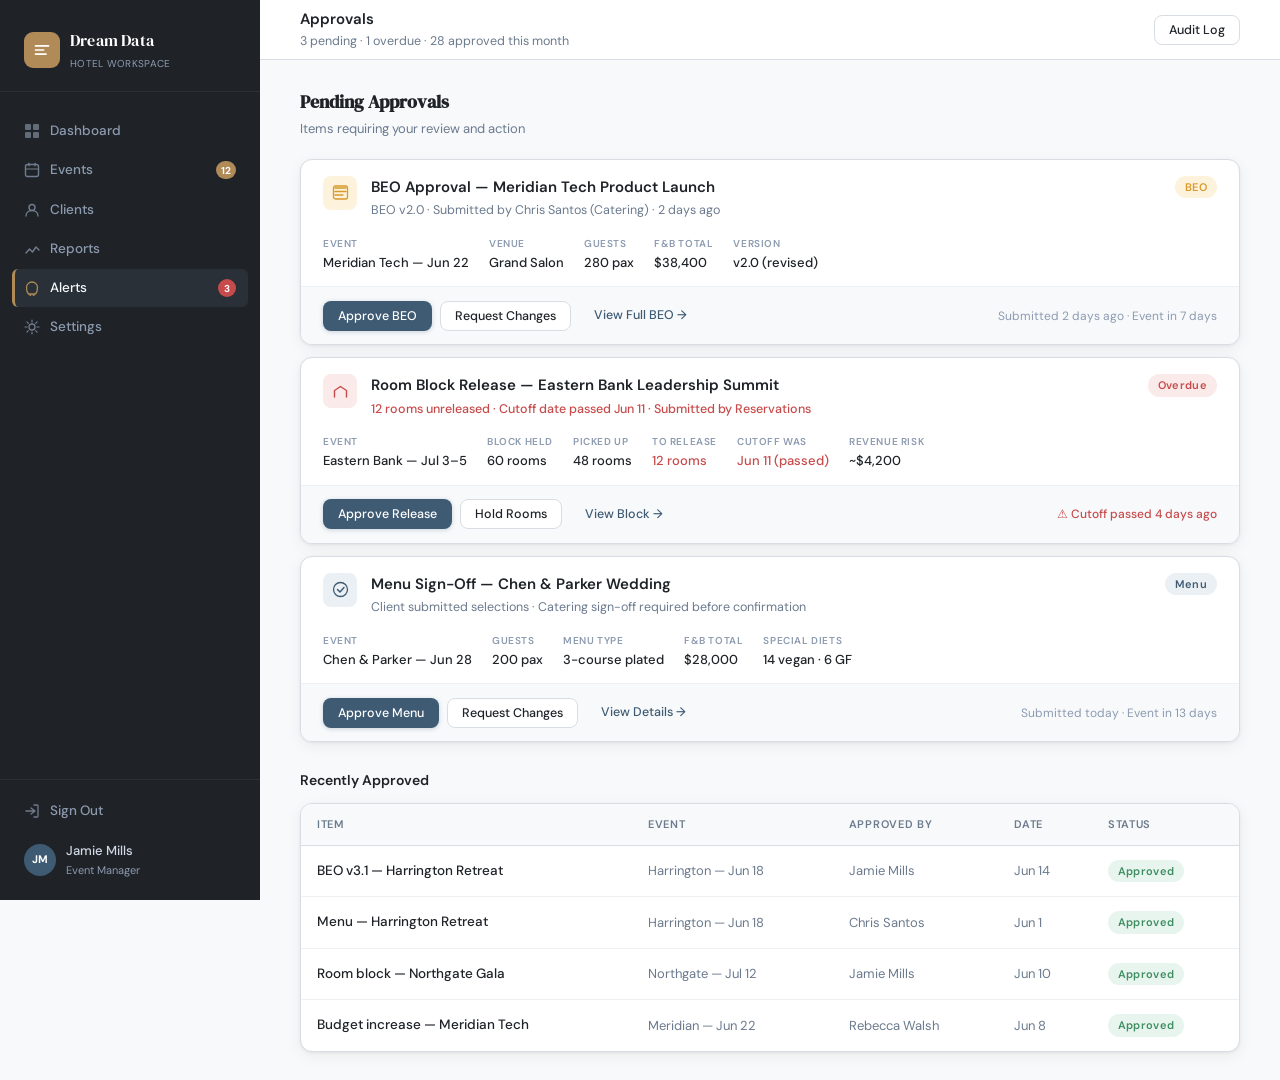
<file: approvals.html>
<!DOCTYPE html>
<html lang="en">
<head>
<meta charset="UTF-8">
<meta name="viewport" content="width=device-width, initial-scale=1.0">
<title>Dream Data — Approvals</title>
<link rel="preconnect" href="https://fonts.googleapis.com">
<link href="https://fonts.googleapis.com/css2?family=DM+Serif+Display:ital@0;1&family=DM+Sans:wght@300;400;500;600&display=swap" rel="stylesheet">
<link rel="stylesheet" href="styles.css">
</head>
<body>
<div class="app">
  <aside class="sidebar" id="sidebar"></aside>
  <div class="main">
    <header class="topbar">
      <div>
        <div class="topbar-title">Approvals</div>
        <div class="topbar-sub">3 pending · 1 overdue · 28 approved this month</div>
      </div>
      <div class="topbar-spacer"></div>
      <div class="topbar-actions">
        <button class="btn btn-secondary btn-sm">Audit Log</button>
      </div>
    </header>
    <div class="content">
      <div style="margin-bottom:20px">
        <div style="font-size:18px;font-weight:600;font-family:'DM Serif Display',serif;margin-bottom:4px">Pending Approvals</div>
        <div style="font-size:13px;color:#6b7a8d">Items requiring your review and action</div>
      </div>

      <!-- BEO Approval -->
      <div class="approval-card" id="ac1">
        <div class="approval-head">
          <div style="display:flex;gap:14px;flex:1">
            <div class="approval-icon" style="background:var(--warning-lt)">
              <svg width="17" height="17" viewBox="0 0 17 17" fill="none"><path d="M3 4h11M3 7.5h11M3 11h8" stroke="var(--warning)" stroke-width="1.4" stroke-linecap="round"/><rect x="1.5" y="2" width="14" height="13" rx="2" stroke="var(--warning)" stroke-width="1.3"/></svg>
            </div>
            <div>
              <div style="font-size:15px;font-weight:600;margin-bottom:3px">BEO Approval — Meridian Tech Product Launch</div>
              <div style="font-size:12.5px;color:#6b7a8d">BEO v2.0 · Submitted by Chris Santos (Catering) · 2 days ago</div>
            </div>
          </div>
          <span class="badge badge-warning">BEO</span>
        </div>
        <div class="approval-meta">
          <div class="approval-meta-item"><div class="aml">Event</div><div class="amv">Meridian Tech — Jun 22</div></div>
          <div class="approval-meta-item"><div class="aml">Venue</div><div class="amv">Grand Salon</div></div>
          <div class="approval-meta-item"><div class="aml">Guests</div><div class="amv">280 pax</div></div>
          <div class="approval-meta-item"><div class="aml">F&B Total</div><div class="amv">$38,400</div></div>
          <div class="approval-meta-item"><div class="aml">Version</div><div class="amv">v2.0 (revised)</div></div>
        </div>
        <div class="approval-actions">
          <button class="btn btn-primary btn-sm" onclick="approve('ac1','BEO Approved')">Approve BEO</button>
          <button class="btn btn-secondary btn-sm">Request Changes</button>
          <a class="btn btn-ghost btn-sm" href="event-detail.html">View Full BEO →</a>
          <span style="margin-left:auto;font-size:12px;color:#8d9bb0">Submitted 2 days ago · Event in 7 days</span>
        </div>
      </div>

      <!-- Block Release -->
      <div class="approval-card" id="ac2">
        <div class="approval-head">
          <div style="display:flex;gap:14px;flex:1">
            <div class="approval-icon" style="background:var(--critical-lt)">
              <svg width="17" height="17" viewBox="0 0 17 17" fill="none"><path d="M2.5 14V7.5L8.5 3.5l6 4V14" stroke="var(--critical)" stroke-width="1.4" stroke-linecap="round" stroke-linejoin="round"/></svg>
            </div>
            <div>
              <div style="font-size:15px;font-weight:600;margin-bottom:3px">Room Block Release — Eastern Bank Leadership Summit</div>
              <div style="font-size:12.5px;color:var(--critical);font-weight:500">12 rooms unreleased · Cutoff date passed Jun 11 · Submitted by Reservations</div>
            </div>
          </div>
          <span class="badge badge-critical">Overdue</span>
        </div>
        <div class="approval-meta">
          <div class="approval-meta-item"><div class="aml">Event</div><div class="amv">Eastern Bank — Jul 3–5</div></div>
          <div class="approval-meta-item"><div class="aml">Block Held</div><div class="amv">60 rooms</div></div>
          <div class="approval-meta-item"><div class="aml">Picked Up</div><div class="amv">48 rooms</div></div>
          <div class="approval-meta-item"><div class="aml">To Release</div><div class="amv" style="color:var(--critical)">12 rooms</div></div>
          <div class="approval-meta-item"><div class="aml">Cutoff Was</div><div class="amv" style="color:var(--critical)">Jun 11 (passed)</div></div>
          <div class="approval-meta-item"><div class="aml">Revenue Risk</div><div class="amv">~$4,200</div></div>
        </div>
        <div class="approval-actions">
          <button class="btn btn-primary btn-sm" onclick="approve('ac2','Block Release Approved')">Approve Release</button>
          <button class="btn btn-secondary btn-sm">Hold Rooms</button>
          <a class="btn btn-ghost btn-sm" href="event-detail.html">View Block →</a>
          <span style="margin-left:auto;font-size:12px;color:var(--critical);font-weight:500">⚠ Cutoff passed 4 days ago</span>
        </div>
      </div>

      <!-- Menu sign-off -->
      <div class="approval-card" id="ac3">
        <div class="approval-head">
          <div style="display:flex;gap:14px;flex:1">
            <div class="approval-icon" style="background:var(--slate-lt)">
              <svg width="17" height="17" viewBox="0 0 17 17" fill="none"><circle cx="8.5" cy="8.5" r="7" stroke="var(--slate)" stroke-width="1.3"/><path d="M5.5 8.5l2.5 2.5 4-4.5" stroke="var(--slate)" stroke-width="1.5" stroke-linecap="round" stroke-linejoin="round"/></svg>
            </div>
            <div>
              <div style="font-size:15px;font-weight:600;margin-bottom:3px">Menu Sign-Off — Chen &amp; Parker Wedding</div>
              <div style="font-size:12.5px;color:#6b7a8d">Client submitted selections · Catering sign-off required before confirmation</div>
            </div>
          </div>
          <span class="badge badge-slate">Menu</span>
        </div>
        <div class="approval-meta">
          <div class="approval-meta-item"><div class="aml">Event</div><div class="amv">Chen & Parker — Jun 28</div></div>
          <div class="approval-meta-item"><div class="aml">Guests</div><div class="amv">200 pax</div></div>
          <div class="approval-meta-item"><div class="aml">Menu Type</div><div class="amv">3-course plated</div></div>
          <div class="approval-meta-item"><div class="aml">F&B Total</div><div class="amv">$28,000</div></div>
          <div class="approval-meta-item"><div class="aml">Special Diets</div><div class="amv">14 vegan · 6 GF</div></div>
        </div>
        <div class="approval-actions">
          <button class="btn btn-primary btn-sm" onclick="approve('ac3','Menu Approved')">Approve Menu</button>
          <button class="btn btn-secondary btn-sm">Request Changes</button>
          <a class="btn btn-ghost btn-sm" href="event-detail.html">View Details →</a>
          <span style="margin-left:auto;font-size:12px;color:#8d9bb0">Submitted today · Event in 13 days</span>
        </div>
      </div>

      <!-- History -->
      <div style="margin-top:28px">
        <div style="font-size:14px;font-weight:600;margin-bottom:12px">Recently Approved</div>
        <div class="card">
          <table class="data-table">
            <thead><tr><th>Item</th><th>Event</th><th>Approved By</th><th>Date</th><th>Status</th></tr></thead>
            <tbody>
              <tr onclick="location.href='event-detail.html'"><td class="td-primary">BEO v3.1 — Harrington Retreat</td><td style="color:#6b7a8d;font-size:13px">Harrington — Jun 18</td><td style="color:#6b7a8d;font-size:13px">Jamie Mills</td><td style="color:#6b7a8d;font-size:13px">Jun 14</td><td><span class="badge badge-success">Approved</span></td></tr>
              <tr onclick="location.href='event-detail.html'"><td class="td-primary">Menu — Harrington Retreat</td><td style="color:#6b7a8d;font-size:13px">Harrington — Jun 18</td><td style="color:#6b7a8d;font-size:13px">Chris Santos</td><td style="color:#6b7a8d;font-size:13px">Jun 1</td><td><span class="badge badge-success">Approved</span></td></tr>
              <tr onclick="location.href='event-detail.html'"><td class="td-primary">Room block — Northgate Gala</td><td style="color:#6b7a8d;font-size:13px">Northgate — Jul 12</td><td style="color:#6b7a8d;font-size:13px">Jamie Mills</td><td style="color:#6b7a8d;font-size:13px">Jun 10</td><td><span class="badge badge-success">Approved</span></td></tr>
              <tr onclick="location.href='event-detail.html'"><td class="td-primary">Budget increase — Meridian Tech</td><td style="color:#6b7a8d;font-size:13px">Meridian — Jun 22</td><td style="color:#6b7a8d;font-size:13px">Rebecca Walsh</td><td style="color:#6b7a8d;font-size:13px">Jun 8</td><td><span class="badge badge-success">Approved</span></td></tr>
            </tbody>
          </table>
        </div>
      </div>
    </div>
  </div>
</div>
<script src="shared.js"></script>
<script>
document.getElementById('sidebar').innerHTML = buildSidebar('hotel', 'alerts');
function approve(id, label) {
  const card = document.getElementById(id);
  const actions = card.querySelector('.approval-actions');
  actions.innerHTML = `<span style="color:var(--success);font-size:13px;font-weight:600;display:flex;align-items:center;gap:6px"><svg width="16" height="16" viewBox="0 0 16 16" fill="none"><path d="M2 8l4 4 8-8" stroke="currentColor" stroke-width="1.6" stroke-linecap="round" stroke-linejoin="round"/></svg>${label}</span>`;
  setTimeout(() => { card.style.transition='opacity .4s, transform .3s'; card.style.opacity='.35'; }, 800);
}
</script>
</body>
</html>
</file>
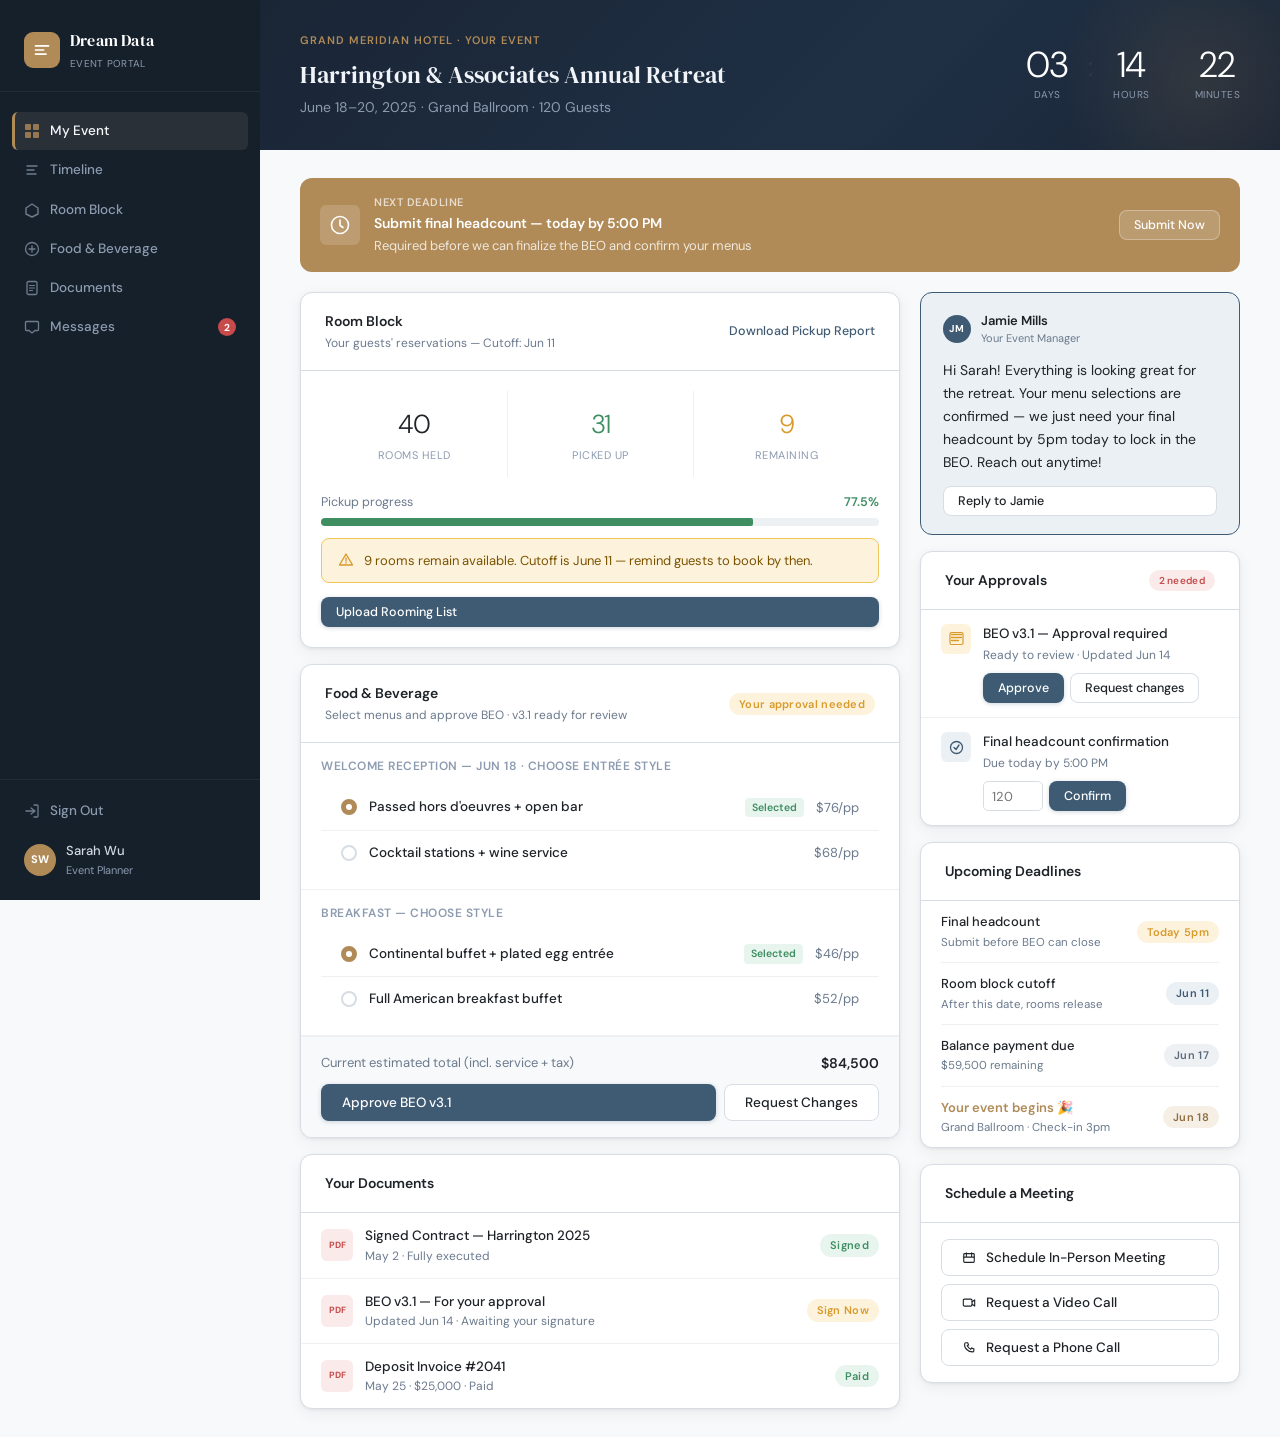
<file: client-dashboard.html>
<!DOCTYPE html>
<html lang="en">
<head>
<meta charset="UTF-8">
<meta name="viewport" content="width=device-width, initial-scale=1.0">
<title>Dream Data — My Event</title>
<link rel="preconnect" href="https://fonts.googleapis.com">
<link href="https://fonts.googleapis.com/css2?family=DM+Serif+Display:ital@0;1&family=DM+Sans:wght@300;400;500;600&display=swap" rel="stylesheet">
<link rel="stylesheet" href="styles.css">
<style>
/* Override sidebar for client theme */
.sidebar { background: #16202b; }
.sb-item.active { border-left-color: var(--bronze); }

/* Hero countdown banner */
.hero-banner {
  background: linear-gradient(135deg, #1a2535 0%, #1f3045 60%, #1a2535 100%);
  padding: 32px var(--content-px);
  position: relative; overflow: hidden;
}
.hero-banner::before {
  content:''; position:absolute;
  top:-60px; right:-60px; width:280px; height:280px;
  background: radial-gradient(circle, rgba(176,138,87,.15) 0%, transparent 70%);
  pointer-events:none;
}
.hero-inner { display:flex; align-items:center; justify-content:space-between; position:relative; z-index:1; }
.hero-left {}
.hero-label { font-size:11px; font-weight:600; letter-spacing:1px; text-transform:uppercase; color:var(--bronze); margin-bottom:8px; }
.hero-event-name { font-family:'DM Serif Display',serif; font-size:24px; color:#f0f4f8; margin-bottom:4px; }
.hero-dates { font-size:14px; color:#8d9bb0; }

.countdown { display:flex; gap:20px; align-items:center; }
.count-block { text-align:center; }
.count-val { font-size:36px; font-weight:300; color:var(--white); line-height:1; letter-spacing:-1px; }
.count-lab { font-size:10px; color:#8d9bb0; text-transform:uppercase; letter-spacing:0.5px; margin-top:4px; }
.count-sep { font-size:28px; color:#2a3a4a; font-weight:300; margin-bottom:16px; }

/* Next deadline highlight */
.deadline-hero {
  background: var(--bronze);
  border-radius: var(--radius);
  padding: 16px 20px;
  display: flex; align-items: center; gap: 14px;
}
.deadline-hero-icon { width: 40px; height: 40px; background: rgba(255,255,255,.15); border-radius: var(--radius-xs); display: flex; align-items: center; justify-content: center; flex-shrink: 0; }
.deadline-hero-icon svg { width: 20px; height: 20px; color: #fff; }
.deadline-hero-label { font-size: 11px; color: rgba(255,255,255,.7); text-transform: uppercase; letter-spacing: 0.5px; font-weight: 600; margin-bottom: 3px; }
.deadline-hero-title { font-size: 14px; font-weight: 600; color: #fff; }
.deadline-hero-date { font-size: 13px; color: rgba(255,255,255,.8); margin-top: 2px; }

/* Client dashboard grid */
.client-grid { display:grid; grid-template-columns:1fr 320px; gap:20px; }
.cl { display:flex; flex-direction:column; gap:16px; }
.cr { display:flex; flex-direction:column; gap:16px; }

/* Room pickup card */
.pickup-visual { padding: 20px; }
.pickup-numbers { display:grid; grid-template-columns: 1fr 1fr 1fr; gap:0; margin-bottom:16px; text-align:center; }
.pn { padding: 14px 0; }
.pn + .pn { border-left: 1px solid #eef1f4; }
.pn-val { font-size: 26px; font-weight: 300; letter-spacing: -0.5px; }
.pn-label { font-size: 11px; color: #8d9bb0; text-transform: uppercase; letter-spacing: 0.5px; margin-top: 3px; }

/* F&B selections */
.menu-item { display:flex; align-items:center; gap:12px; padding:12px 20px; border-bottom:1px solid #eef1f4; }
.menu-item:last-child { border-bottom:none; }
.menu-radio { width:16px; height:16px; border-radius:50%; border:2px solid var(--softsteel); cursor:pointer; display:flex; align-items:center; justify-content:center; flex-shrink:0; transition:all .15s; }
.menu-radio.selected { background:var(--bronze); border-color:var(--bronze); }
.menu-radio.selected::after { content:''; width:6px; height:6px; border-radius:50%; background:#fff; }
.menu-name { font-size:13.5px; font-weight:500; flex:1; }
.menu-price { font-size:13px; color:#6b7a8d; }
.menu-tag { font-size:10.5px; background:var(--success-lt); color:var(--success); padding:2px 7px; border-radius:4px; font-weight:600; }

/* Approval items */
.cl-approval { padding:14px 20px; border-bottom:1px solid #eef1f4; display:flex; align-items:flex-start; gap:12px; }
.cl-approval:last-child { border-bottom:none; }
.cl-approval-icon { width:30px; height:30px; border-radius:var(--radius-xs); display:flex; align-items:center; justify-content:center; flex-shrink:0; }
.cl-approval-title { font-size:13.5px; font-weight:500; }
.cl-approval-sub { font-size:12px; color:#6b7a8d; margin-top:2px; }
.cl-approval-btns { display:flex; gap:6px; margin-top:9px; }

/* Message from EM */
.em-message { background: var(--slate-lt); border: 1px solid var(--slate); border-radius:var(--radius); padding:18px 22px; }
.em-from { display:flex; align-items:center; gap:10px; margin-bottom:12px; }
.em-msg-text { font-size:14px; line-height:1.65; color:var(--graphite); }
</style>
</head>
<body>
<div class="app">
  <aside class="sidebar" id="sidebar"></aside>
  <div class="main">

    <!-- Hero Banner -->
    <div class="hero-banner">
      <div class="hero-inner">
        <div class="hero-left">
          <div class="hero-label">Grand Meridian Hotel · Your Event</div>
          <div class="hero-event-name">Harrington &amp; Associates Annual Retreat</div>
          <div class="hero-dates">June 18–20, 2025 · Grand Ballroom · 120 Guests</div>
        </div>
        <div class="countdown">
          <div class="count-block"><div class="count-val">03</div><div class="count-lab">Days</div></div>
          <div class="count-sep">:</div>
          <div class="count-block"><div class="count-val">14</div><div class="count-lab">Hours</div></div>
          <div class="count-sep">:</div>
          <div class="count-block"><div class="count-val">22</div><div class="count-lab">Minutes</div></div>
        </div>
      </div>
    </div>

    <div class="content">

      <!-- Next deadline hero -->
      <div class="deadline-hero" style="margin-bottom:20px">
        <div class="deadline-hero-icon">
          <svg viewBox="0 0 20 20" fill="none"><circle cx="10" cy="10" r="8.5" stroke="currentColor" stroke-width="1.6"/><path d="M10 5v5.5l3 2" stroke="currentColor" stroke-width="1.6" stroke-linecap="round"/></svg>
        </div>
        <div style="flex:1">
          <div class="deadline-hero-label">Next Deadline</div>
          <div class="deadline-hero-title">Submit final headcount — today by 5:00 PM</div>
          <div class="deadline-hero-date">Required before we can finalize the BEO and confirm your menus</div>
        </div>
        <button class="btn btn-secondary btn-sm" style="background:rgba(255,255,255,.15);border-color:rgba(255,255,255,.3);color:#fff">Submit Now</button>
      </div>

      <div class="client-grid">
        <div class="cl">

          <!-- Room block snapshot -->
          <div class="card">
            <div class="card-head">
              <div><div class="card-title">Room Block</div><div class="card-sub">Your guests' reservations — Cutoff: Jun 11</div></div>
              <a class="card-action" href="#">Download Pickup Report</a>
            </div>
            <div class="pickup-visual">
              <div class="pickup-numbers">
                <div class="pn"><div class="pn-val">40</div><div class="pn-label">Rooms Held</div></div>
                <div class="pn"><div class="pn-val" style="color:var(--success)">31</div><div class="pn-label">Picked Up</div></div>
                <div class="pn"><div class="pn-val" style="color:var(--warning)">9</div><div class="pn-label">Remaining</div></div>
              </div>
              <div style="margin-bottom:8px">
                <div style="display:flex;justify-content:space-between;margin-bottom:6px"><span style="font-size:12.5px;color:#6b7a8d">Pickup progress</span><span style="font-size:12.5px;font-weight:600;color:var(--success)">77.5%</span></div>
                <div class="prog-track" style="height:8px;border-radius:4px"><div class="prog-fill success" style="width:77.5%"></div></div>
              </div>
              <div class="alert alert-warning" style="margin-top:12px">
                <svg viewBox="0 0 16 16" fill="none"><path d="M8 2L14.5 13H1.5L8 2z" stroke="currentColor" stroke-width="1.4" stroke-linejoin="round"/><path d="M8 6v3M8 10.5v.5" stroke="currentColor" stroke-width="1.3" stroke-linecap="round"/></svg>
                <span>9 rooms remain available. Cutoff is June 11 — remind guests to book by then.</span>
              </div>
              <div style="margin-top:14px">
                <button class="btn btn-primary btn-sm" style="width:100%">Upload Rooming List</button>
              </div>
            </div>
          </div>

          <!-- Food & Beverage / BEO -->
          <div class="card">
            <div class="card-head">
              <div><div class="card-title">Food &amp; Beverage</div><div class="card-sub">Select menus and approve BEO · v3.1 ready for review</div></div>
              <span class="badge badge-warning">Your approval needed</span>
            </div>
            <div style="padding:14px 20px;border-bottom:1px solid #eef1f4">
              <div style="font-size:12px;font-weight:600;letter-spacing:0.5px;text-transform:uppercase;color:#8d9bb0;margin-bottom:10px">Welcome Reception — Jun 18 · Choose entrée style</div>
              <div class="menu-item">
                <div class="menu-radio selected" onclick="selectMenu(this)"></div>
                <div class="menu-name">Passed hors d'oeuvres + open bar</div>
                <span class="menu-tag">Selected</span>
                <div class="menu-price">$76/pp</div>
              </div>
              <div class="menu-item">
                <div class="menu-radio" onclick="selectMenu(this)"></div>
                <div class="menu-name">Cocktail stations + wine service</div>
                <div class="menu-price">$68/pp</div>
              </div>
            </div>
            <div style="padding:14px 20px;border-bottom:1px solid #eef1f4">
              <div style="font-size:12px;font-weight:600;letter-spacing:0.5px;text-transform:uppercase;color:#8d9bb0;margin-bottom:10px">Breakfast — Choose style</div>
              <div class="menu-item">
                <div class="menu-radio selected" onclick="selectMenu(this)"></div>
                <div class="menu-name">Continental buffet + plated egg entrée</div>
                <span class="menu-tag">Selected</span>
                <div class="menu-price">$46/pp</div>
              </div>
              <div class="menu-item">
                <div class="menu-radio" onclick="selectMenu(this)"></div>
                <div class="menu-name">Full American breakfast buffet</div>
                <div class="menu-price">$52/pp</div>
              </div>
            </div>
            <div style="padding:16px 20px;background:var(--cloud);border-top:1px solid #eef1f4">
              <div style="display:flex;justify-content:space-between;margin-bottom:10px">
                <span style="font-size:13px;color:#6b7a8d">Current estimated total (incl. service + tax)</span>
                <span style="font-size:14px;font-weight:600">$84,500</span>
              </div>
              <div style="display:flex;gap:8px">
                <button class="btn btn-primary" style="flex:1">Approve BEO v3.1</button>
                <button class="btn btn-secondary">Request Changes</button>
              </div>
            </div>
          </div>

          <!-- Documents -->
          <div class="card">
            <div class="card-head"><div class="card-title">Your Documents</div></div>
            <div class="doc-item-client" style="display:flex;align-items:center;gap:12px;padding:13px 20px;border-bottom:1px solid #eef1f4">
              <div style="width:32px;height:32px;border-radius:6px;background:var(--critical-lt);display:flex;align-items:center;justify-content:center;font-size:9px;font-weight:700;color:var(--critical)">PDF</div>
              <div style="flex:1"><div style="font-size:13.5px;font-weight:500">Signed Contract — Harrington 2025</div><div style="font-size:12px;color:#6b7a8d">May 2 · Fully executed</div></div>
              <span class="badge badge-success">Signed</span>
            </div>
            <div class="doc-item-client" style="display:flex;align-items:center;gap:12px;padding:13px 20px;border-bottom:1px solid #eef1f4">
              <div style="width:32px;height:32px;border-radius:6px;background:var(--critical-lt);display:flex;align-items:center;justify-content:center;font-size:9px;font-weight:700;color:var(--critical)">PDF</div>
              <div style="flex:1"><div style="font-size:13.5px;font-weight:500">BEO v3.1 — For your approval</div><div style="font-size:12px;color:#6b7a8d">Updated Jun 14 · Awaiting your signature</div></div>
              <span class="badge badge-warning">Sign Now</span>
            </div>
            <div class="doc-item-client" style="display:flex;align-items:center;gap:12px;padding:13px 20px">
              <div style="width:32px;height:32px;border-radius:6px;background:var(--critical-lt);display:flex;align-items:center;justify-content:center;font-size:9px;font-weight:700;color:var(--critical)">PDF</div>
              <div style="flex:1"><div style="font-size:13.5px;font-weight:500">Deposit Invoice #2041</div><div style="font-size:12px;color:#6b7a8d">May 25 · $25,000 · Paid</div></div>
              <span class="badge badge-success">Paid</span>
            </div>
          </div>
        </div>

        <!-- Right column -->
        <div class="cr">

          <!-- Message from EM -->
          <div class="em-message">
            <div class="em-from">
              <div class="avatar av-sm" style="background:var(--slate)">JM</div>
              <div>
                <div style="font-size:13px;font-weight:600">Jamie Mills</div>
                <div style="font-size:11px;color:#6b7a8d">Your Event Manager</div>
              </div>
            </div>
            <div class="em-msg-text">
              Hi Sarah! Everything is looking great for the retreat. Your menu selections are confirmed — we just need your final headcount by 5pm today to lock in the BEO. Reach out anytime!
            </div>
            <button class="btn btn-secondary btn-sm" style="margin-top:12px;width:100%">Reply to Jamie</button>
          </div>

          <!-- Outstanding approvals -->
          <div class="card">
            <div class="card-head"><div class="card-title">Your Approvals</div><span class="badge badge-critical" style="font-size:10px">2 needed</span></div>
            <div class="cl-approval">
              <div class="cl-approval-icon" style="background:var(--warning-lt)">
                <svg width="15" height="15" viewBox="0 0 15 15" fill="none"><path d="M2.5 3.5h10M2.5 6.5h10M2.5 9.5h7" stroke="var(--warning)" stroke-width="1.3" stroke-linecap="round"/><rect x="1" y="1.5" width="13" height="12" rx="1.5" stroke="var(--warning)" stroke-width="1.2"/></svg>
              </div>
              <div style="flex:1">
                <div class="cl-approval-title">BEO v3.1 — Approval required</div>
                <div class="cl-approval-sub">Ready to review · Updated Jun 14</div>
                <div class="cl-approval-btns">
                  <button class="btn btn-primary btn-sm" onclick="this.closest('.cl-approval').style.opacity='.4'">Approve</button>
                  <button class="btn btn-secondary btn-sm">Request changes</button>
                </div>
              </div>
            </div>
            <div class="cl-approval">
              <div class="cl-approval-icon" style="background:var(--slate-lt)">
                <svg width="15" height="15" viewBox="0 0 15 15" fill="none"><circle cx="7.5" cy="7.5" r="6" stroke="var(--slate)" stroke-width="1.3"/><path d="M5 7.5l2 2L10 5" stroke="var(--slate)" stroke-width="1.4" stroke-linecap="round" stroke-linejoin="round"/></svg>
              </div>
              <div style="flex:1">
                <div class="cl-approval-title">Final headcount confirmation</div>
                <div class="cl-approval-sub">Due today by 5:00 PM</div>
                <div class="cl-approval-btns">
                  <input type="number" placeholder="120" style="width:60px;padding:5px 8px;border:1px solid var(--softsteel);border-radius:5px;font-size:13px;outline:none">
                  <button class="btn btn-primary btn-sm" onclick="this.closest('.cl-approval').style.opacity='.4'">Confirm</button>
                </div>
              </div>
            </div>
          </div>

          <!-- Upcoming deadlines -->
          <div class="card">
            <div class="card-head"><div class="card-title">Upcoming Deadlines</div></div>
            <div style="padding:0 20px">
              <div class="deadline-item-cl" style="padding:11px 0;border-bottom:1px solid #eef1f4;display:flex;justify-content:space-between;align-items:center">
                <div>
                  <div style="font-size:13px;font-weight:500">Final headcount</div>
                  <div style="font-size:11.5px;color:#6b7a8d;margin-top:2px">Submit before BEO can close</div>
                </div>
                <span class="badge badge-warning">Today 5pm</span>
              </div>
              <div class="deadline-item-cl" style="padding:11px 0;border-bottom:1px solid #eef1f4;display:flex;justify-content:space-between;align-items:center">
                <div>
                  <div style="font-size:13px;font-weight:500">Room block cutoff</div>
                  <div style="font-size:11.5px;color:#6b7a8d;margin-top:2px">After this date, rooms release</div>
                </div>
                <span class="badge badge-slate">Jun 11</span>
              </div>
              <div class="deadline-item-cl" style="padding:11px 0;border-bottom:1px solid #eef1f4;display:flex;justify-content:space-between;align-items:center">
                <div>
                  <div style="font-size:13px;font-weight:500">Balance payment due</div>
                  <div style="font-size:11.5px;color:#6b7a8d;margin-top:2px">$59,500 remaining</div>
                </div>
                <span class="badge badge-gray">Jun 17</span>
              </div>
              <div class="deadline-item-cl" style="padding:11px 0;display:flex;justify-content:space-between;align-items:center">
                <div>
                  <div style="font-size:13px;font-weight:600;color:var(--bronze)">Your event begins 🎉</div>
                  <div style="font-size:11.5px;color:#6b7a8d;margin-top:2px">Grand Ballroom · Check-in 3pm</div>
                </div>
                <span class="badge badge-bronze">Jun 18</span>
              </div>
            </div>
          </div>

          <!-- Meeting request -->
          <div class="card">
            <div class="card-head"><div class="card-title">Schedule a Meeting</div></div>
            <div style="padding:16px 20px;display:flex;flex-direction:column;gap:8px">
              <button class="btn btn-secondary" style="width:100%;justify-content:flex-start;gap:10px">
                <svg viewBox="0 0 16 16" fill="none" width="16" height="16"><path d="M2 4a1 1 0 011-1h10a1 1 0 011 1v8a1 1 0 01-1 1H3a1 1 0 01-1-1V4z" stroke="currentColor" stroke-width="1.3"/><path d="M5 2v4M11 2v4M2 7h12" stroke="currentColor" stroke-width="1.2" stroke-linecap="round"/></svg>
                Schedule In-Person Meeting
              </button>
              <button class="btn btn-secondary" style="width:100%;justify-content:flex-start;gap:10px">
                <svg viewBox="0 0 16 16" fill="none" width="16" height="16"><rect x="1.5" y="3.5" width="10" height="8" rx="1.5" stroke="currentColor" stroke-width="1.3"/><path d="M11.5 6.5l3-2v7l-3-2" stroke="currentColor" stroke-width="1.3" stroke-linecap="round" stroke-linejoin="round"/></svg>
                Request a Video Call
              </button>
              <button class="btn btn-secondary" style="width:100%;justify-content:flex-start;gap:10px">
                <svg viewBox="0 0 16 16" fill="none" width="16" height="16"><path d="M3 3.5A1.5 1.5 0 014.5 2h2l1 2.5-1.5 1a9 9 0 004 4l1-1.5L13.5 9v2A1.5 1.5 0 0112 12.5C6.5 12.5 3 7.5 3 5V3.5z" stroke="currentColor" stroke-width="1.3"/></svg>
                Request a Phone Call
              </button>
            </div>
          </div>

        </div>
      </div>
    </div>

  </div>
</div>

<script src="shared.js"></script>
<script>
document.getElementById('sidebar').innerHTML = buildSidebar('client', 'dashboard');

function selectMenu(el) {
  const parent = el.closest('div[style]').parentElement;
  parent.querySelectorAll('.menu-radio').forEach(r => {
    r.classList.remove('selected');
    const tag = r.parentElement.querySelector('.menu-tag');
    if (tag) tag.remove();
  });
  el.classList.add('selected');
  const tag = document.createElement('span');
  tag.className = 'menu-tag';
  tag.textContent = 'Selected';
  el.parentElement.insertBefore(tag, el.nextSibling.nextSibling);
}

// Countdown timer
function updateCountdown() {
  const target = new Date('2025-06-18T15:00:00');
  const now = new Date();
  const diff = target - now;
  if (diff <= 0) return;
  const days = Math.floor(diff / 86400000);
  const hours = Math.floor((diff % 86400000) / 3600000);
  const mins = Math.floor((diff % 3600000) / 60000);
  document.querySelectorAll('.count-val')[0].textContent = String(days).padStart(2,'0');
  document.querySelectorAll('.count-val')[1].textContent = String(hours).padStart(2,'0');
  document.querySelectorAll('.count-val')[2].textContent = String(mins).padStart(2,'0');
}
setInterval(updateCountdown, 1000);
</script>
</body>
</html>
</file>
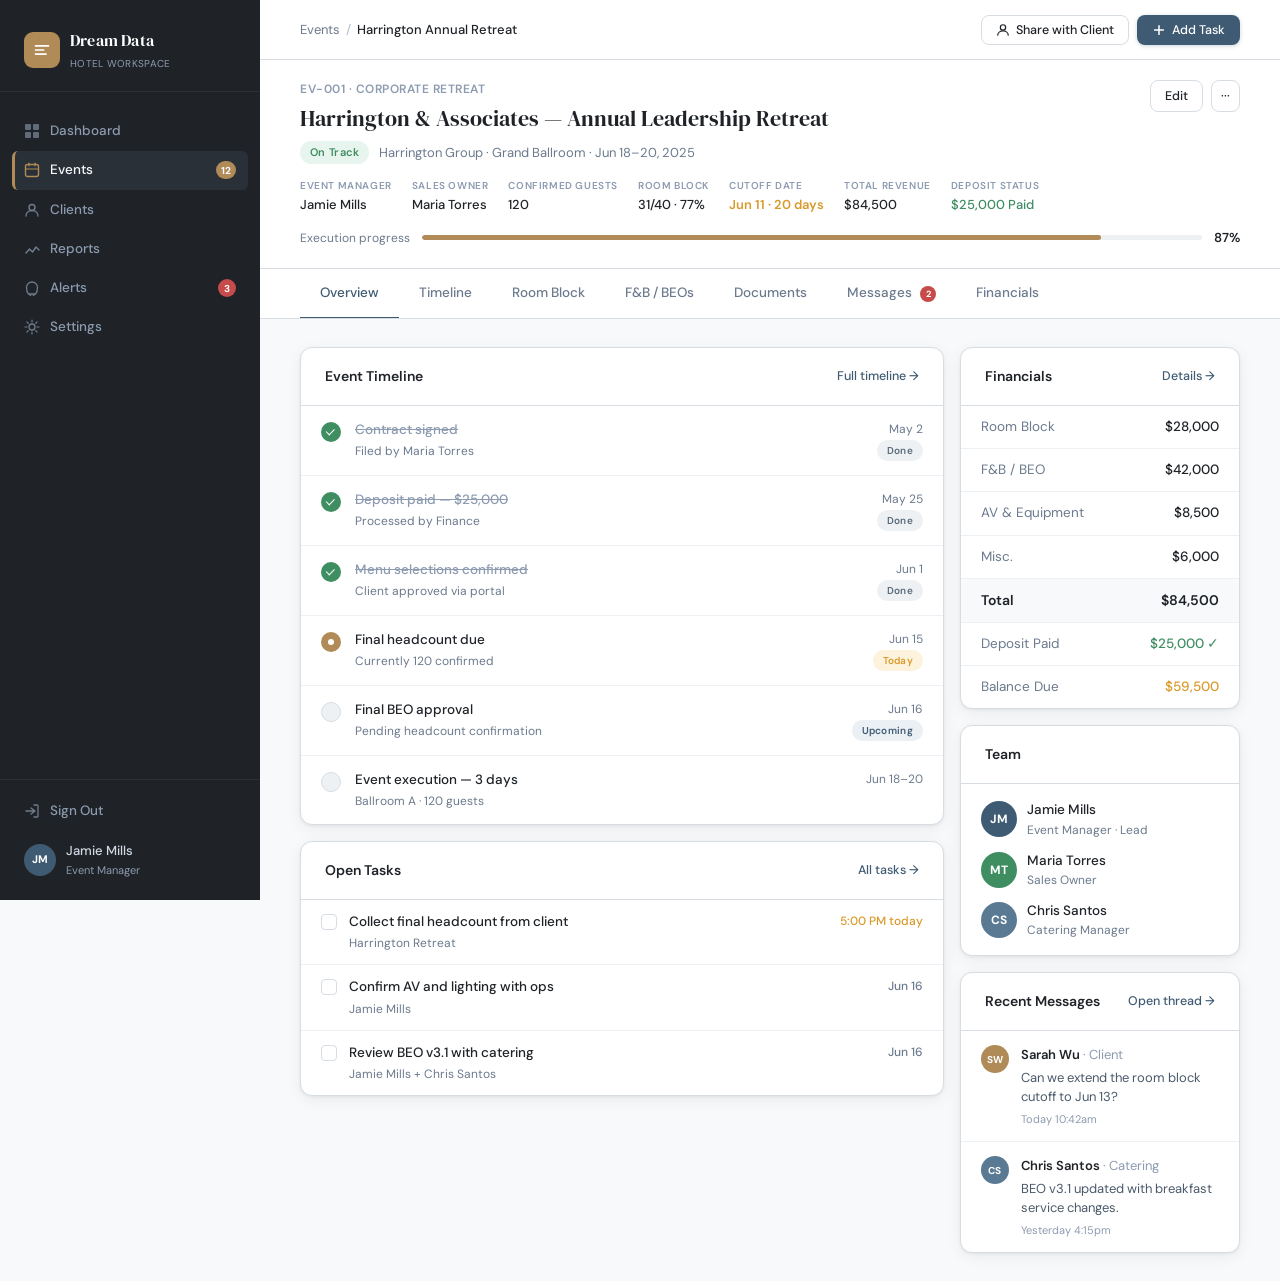
<file: event-detail.html>
<!DOCTYPE html>
<html lang="en">
<head>
<meta charset="UTF-8">
<meta name="viewport" content="width=device-width, initial-scale=1.0">
<title>Dream Data — Event Workspace</title>
<link rel="preconnect" href="https://fonts.googleapis.com">
<link href="https://fonts.googleapis.com/css2?family=DM+Serif+Display:ital@0;1&family=DM+Sans:wght@300;400;500;600&display=swap" rel="stylesheet">
<link rel="stylesheet" href="styles.css">
<style>
.event-header { background:var(--white); border-bottom:1px solid var(--softsteel); padding:20px var(--content-px); }
.ev-title { font-family:'DM Serif Display',serif; font-size:22px; margin-bottom:5px; }
.ev-meta-row { display:flex; gap:20px; flex-wrap:wrap; margin-top:14px; align-items:center; }
.ev-mi { display:flex; flex-direction:column; gap:2px; }
.ev-ml { font-size:10px; font-weight:600; letter-spacing:0.6px; text-transform:uppercase; color:#8d9bb0; }
.ev-mv { font-size:13px; font-weight:500; }
.ev-mv-warn { color:var(--warning); font-weight:600; }
.ev-mv-crit { color:var(--critical); font-weight:600; }
.ev-prog { margin-top:14px; display:flex; align-items:center; gap:12px; }
.ev-prog-label { font-size:12px; color:#6b7a8d; white-space:nowrap; }
.ev-prog-track { flex:1; height:5px; background:#eef1f4; border-radius:3px; overflow:hidden; }
.ev-prog-fill { height:100%; border-radius:3px; background:var(--bronze); }

/* Overview grid */
.ov-grid { display:grid; grid-template-columns:1fr 280px; gap:16px; }
.ov-left { display:flex; flex-direction:column; gap:16px; }
.ov-right { display:flex; flex-direction:column; gap:16px; }

/* Timeline list */
.tl-item { display:flex; gap:14px; padding:14px 20px; border-bottom:1px solid #eef1f4; }
.tl-item:last-child { border-bottom:none; }
.tl-status { width:20px; height:20px; border-radius:50%; flex-shrink:0; margin-top:2px; display:flex; align-items:center; justify-content:center; }
.tl-done { background:var(--success); }
.tl-done::after { content:''; width:8px; height:5px; border-left:1.5px solid #fff; border-bottom:1.5px solid #fff; transform:rotate(-45deg) translateY(-1px); display:block; }
.tl-active { background:var(--bronze); }
.tl-active::after { content:''; width:6px; height:6px; border-radius:50%; background:#fff; display:block; }
.tl-pending { background:#eef1f4; border:1.5px solid var(--softsteel); }
.tl-body { flex:1; }
.tl-name { font-size:13.5px; font-weight:500; }
.tl-name.done { text-decoration:line-through; color:#8d9bb0; }
.tl-meta { font-size:12px; color:#6b7a8d; margin-top:2px; }
.tl-right { text-align:right; flex-shrink:0; }
.tl-date { font-size:12px; color:#6b7a8d; }

/* Room grid */
.room-grid { display:grid; grid-template-columns:repeat(8,1fr); gap:5px; }
.room-cell { height:30px; border-radius:5px; display:flex; align-items:center; justify-content:center; font-size:9.5px; font-weight:600; cursor:default; }
.rc-pickup { background:var(--success-lt); color:var(--success); }
.rc-avail { background:var(--warning-lt); color:var(--warning); }

/* Financials */
.fin-row { display:flex; justify-content:space-between; align-items:center; padding:11px 20px; border-bottom:1px solid #eef1f4; font-size:13.5px; }
.fin-row:last-child { border-bottom:none; }
.fin-label { color:#6b7a8d; }
.fin-val { font-weight:500; }
.fin-total { font-weight:600; font-size:14px; background:var(--cloud); }
.fin-paid { color:var(--success); }
.fin-due { color:var(--warning); }

/* BEO */
.beo-section { margin-bottom:16px; }
.beo-label { font-size:11px; font-weight:600; letter-spacing:0.6px; text-transform:uppercase; color:#8d9bb0; margin-bottom:10px; }
.beo-fn { background:var(--white); border:1px solid var(--softsteel); border-radius:var(--radius); margin-bottom:10px; overflow:hidden; }
.beo-fn-head { padding:14px 18px; display:flex; align-items:center; justify-content:space-between; background:var(--cloud); border-bottom:1px solid #eef1f4; }
.beo-fn-name { font-size:13.5px; font-weight:600; }
.beo-fn-meta { font-size:12px; color:#6b7a8d; margin-top:2px; }
.beo-items-table { width:100%; border-collapse:collapse; }
.beo-items-table th { text-align:left; font-size:10px; font-weight:600; letter-spacing:0.5px; text-transform:uppercase; color:#8d9bb0; padding:9px 16px; border-bottom:1px solid #eef1f4; }
.beo-items-table td { padding:10px 16px; border-bottom:1px solid #eef1f4; font-size:13px; }
.beo-items-table tr:last-child td { border-bottom:none; }

/* Docs */
.doc-item { display:flex; align-items:center; gap:12px; padding:13px 20px; border-bottom:1px solid #eef1f4; cursor:pointer; transition:background .1s; }
.doc-item:hover { background:var(--cloud); }
.doc-item:last-child { border-bottom:none; }
.doc-icon { width:32px; height:32px; border-radius:var(--radius-xs); display:flex; align-items:center; justify-content:center; font-size:9.5px; font-weight:700; color:var(--white); flex-shrink:0; }
.doc-pdf { background:var(--critical); }
.doc-xls { background:var(--success); }
.doc-img { background:var(--slate); }
.doc-name { font-size:13.5px; font-weight:500; }
.doc-meta { font-size:12px; color:#6b7a8d; margin-top:2px; }
</style>
</head>
<body>
<div class="app">
  <aside class="sidebar" id="sidebar"></aside>
  <div class="main">

    <header class="topbar">
      <div style="display:flex;align-items:center;gap:6px;font-size:13px;color:#6b7a8d">
        <a href="events.html" style="color:#6b7a8d">Events</a>
        <span style="color:#b0bcc8">/</span>
        <span style="color:var(--graphite);font-weight:500">Harrington Annual Retreat</span>
      </div>
      <div class="topbar-spacer"></div>
      <div class="topbar-actions">
        <button class="btn btn-secondary btn-sm">
          <svg viewBox="0 0 16 16" fill="none" width="13" height="13"><circle cx="8" cy="5" r="3" stroke="currentColor" stroke-width="1.4"/><path d="M2 14c0-3 2.7-5 6-5s6 2 6 5" stroke="currentColor" stroke-width="1.3" stroke-linecap="round"/></svg>
          Share with Client
        </button>
        <button class="btn btn-primary btn-sm">
          <svg viewBox="0 0 16 16" fill="none" width="13" height="13"><path d="M8 3v10M3 8h10" stroke="currentColor" stroke-width="1.7" stroke-linecap="round"/></svg>
          Add Task
        </button>
      </div>
    </header>

    <!-- Event header -->
    <div class="event-header">
      <div style="display:flex;align-items:flex-start;justify-content:space-between">
        <div>
          <div style="font-size:12px;color:#8d9bb0;margin-bottom:4px;text-transform:uppercase;letter-spacing:0.5px;font-weight:600">EV-001 · Corporate Retreat</div>
          <div class="ev-title">Harrington &amp; Associates — Annual Leadership Retreat</div>
          <div style="display:flex;align-items:center;gap:10px;margin-top:6px;flex-wrap:wrap">
            <span class="badge badge-success">On Track</span>
            <span style="font-size:13px;color:#6b7a8d">Harrington Group · Grand Ballroom · Jun 18–20, 2025</span>
          </div>
        </div>
        <div style="display:flex;gap:8px;flex-shrink:0">
          <button class="btn btn-secondary btn-sm">Edit</button>
          <button class="btn btn-secondary btn-sm" style="padding:7px 9px">···</button>
        </div>
      </div>

      <div class="ev-meta-row">
        <div class="ev-mi"><div class="ev-ml">Event Manager</div><div class="ev-mv">Jamie Mills</div></div>
        <div class="ev-mi"><div class="ev-ml">Sales Owner</div><div class="ev-mv">Maria Torres</div></div>
        <div class="ev-mi"><div class="ev-ml">Confirmed Guests</div><div class="ev-mv">120</div></div>
        <div class="ev-mi"><div class="ev-ml">Room Block</div><div class="ev-mv">31/40 · 77%</div></div>
        <div class="ev-mi"><div class="ev-ml">Cutoff Date</div><div class="ev-mv ev-mv-warn">Jun 11 · 20 days</div></div>
        <div class="ev-mi"><div class="ev-ml">Total Revenue</div><div class="ev-mv">$84,500</div></div>
        <div class="ev-mi"><div class="ev-ml">Deposit Status</div><div class="ev-mv" style="color:var(--success)">$25,000 Paid</div></div>
      </div>

      <div class="ev-prog">
        <span class="ev-prog-label">Execution progress</span>
        <div class="ev-prog-track"><div class="ev-prog-fill" style="width:87%"></div></div>
        <span style="font-size:13px;font-weight:600;color:var(--graphite)">87%</span>
      </div>
    </div>

    <!-- Tabs -->
    <div class="tabs-bar">
      <div class="tab-item active" onclick="showTab(this,'overview')">Overview</div>
      <div class="tab-item" onclick="showTab(this,'timeline')">Timeline</div>
      <div class="tab-item" onclick="showTab(this,'rooms')">Room Block</div>
      <div class="tab-item" onclick="showTab(this,'fb')">F&amp;B / BEOs</div>
      <div class="tab-item" onclick="showTab(this,'docs')">Documents</div>
      <div class="tab-item" onclick="showTab(this,'messages')">Messages <span class="tab-notif">2</span></div>
      <div class="tab-item" onclick="showTab(this,'financials')">Financials</div>
    </div>

    <div class="content">

      <!-- OVERVIEW -->
      <div class="tab-content active" id="tab-overview">
        <div class="ov-grid">
          <div class="ov-left">
            <div class="card">
              <div class="card-head"><div class="card-title">Event Timeline</div><a class="card-action" onclick="showTab(document.querySelectorAll('.tab-item')[1],'timeline')">Full timeline →</a></div>
              <div class="tl-item"><div class="tl-status tl-done"></div><div class="tl-body"><div class="tl-name done">Contract signed</div><div class="tl-meta">Filed by Maria Torres</div></div><div class="tl-right"><div class="tl-date">May 2</div><span class="badge badge-gray" style="font-size:10px">Done</span></div></div>
              <div class="tl-item"><div class="tl-status tl-done"></div><div class="tl-body"><div class="tl-name done">Deposit paid — $25,000</div><div class="tl-meta">Processed by Finance</div></div><div class="tl-right"><div class="tl-date">May 25</div><span class="badge badge-gray" style="font-size:10px">Done</span></div></div>
              <div class="tl-item"><div class="tl-status tl-done"></div><div class="tl-body"><div class="tl-name done">Menu selections confirmed</div><div class="tl-meta">Client approved via portal</div></div><div class="tl-right"><div class="tl-date">Jun 1</div><span class="badge badge-gray" style="font-size:10px">Done</span></div></div>
              <div class="tl-item"><div class="tl-status tl-active"></div><div class="tl-body"><div class="tl-name">Final headcount due</div><div class="tl-meta">Currently 120 confirmed</div></div><div class="tl-right"><div class="tl-date">Jun 15</div><span class="badge badge-warning" style="font-size:10px">Today</span></div></div>
              <div class="tl-item"><div class="tl-status tl-pending"></div><div class="tl-body"><div class="tl-name">Final BEO approval</div><div class="tl-meta">Pending headcount confirmation</div></div><div class="tl-right"><div class="tl-date">Jun 16</div><span class="badge badge-slate" style="font-size:10px">Upcoming</span></div></div>
              <div class="tl-item"><div class="tl-status tl-pending"></div><div class="tl-body"><div class="tl-name">Event execution — 3 days</div><div class="tl-meta">Ballroom A · 120 guests</div></div><div class="tl-right"><div class="tl-date">Jun 18–20</div></div></div>
            </div>
            <div class="card">
              <div class="card-head"><div class="card-title">Open Tasks</div><a class="card-action" onclick="showTab(document.querySelectorAll('.tab-item')[1],'timeline')">All tasks →</a></div>
              <div class="task-item"><div class="task-check" onclick="toggleTask(this)"></div><div class="task-body"><div class="task-name">Collect final headcount from client</div><div class="task-meta">Harrington Retreat</div></div><span class="task-due due-warn">5:00 PM today</span></div>
              <div class="task-item"><div class="task-check" onclick="toggleTask(this)"></div><div class="task-body"><div class="task-name">Confirm AV and lighting with ops</div><div class="task-meta">Jamie Mills</div></div><span class="task-due due-ok">Jun 16</span></div>
              <div class="task-item"><div class="task-check" onclick="toggleTask(this)"></div><div class="task-body"><div class="task-name">Review BEO v3.1 with catering</div><div class="task-meta">Jamie Mills + Chris Santos</div></div><span class="task-due due-ok">Jun 16</span></div>
            </div>
          </div>
          <div class="ov-right">
            <div class="card">
              <div class="card-head"><div class="card-title">Financials</div><a class="card-action" onclick="showTab(document.querySelectorAll('.tab-item')[6],'financials')">Details →</a></div>
              <div class="fin-row"><span class="fin-label">Room Block</span><span class="fin-val">$28,000</span></div>
              <div class="fin-row"><span class="fin-label">F&B / BEO</span><span class="fin-val">$42,000</span></div>
              <div class="fin-row"><span class="fin-label">AV & Equipment</span><span class="fin-val">$8,500</span></div>
              <div class="fin-row"><span class="fin-label">Misc.</span><span class="fin-val">$6,000</span></div>
              <div class="fin-row fin-total"><span>Total</span><span>$84,500</span></div>
              <div class="fin-row"><span class="fin-label">Deposit Paid</span><span class="fin-val fin-paid">$25,000 ✓</span></div>
              <div class="fin-row"><span class="fin-label">Balance Due</span><span class="fin-val fin-due">$59,500</span></div>
            </div>
            <div class="card">
              <div class="card-head"><div class="card-title">Team</div></div>
              <div style="padding:16px 20px;display:flex;flex-direction:column;gap:12px">
                <div style="display:flex;align-items:center;gap:10px"><div class="avatar av-md" style="background:var(--slate)">JM</div><div><div style="font-size:13.5px;font-weight:500">Jamie Mills</div><div style="font-size:12px;color:#6b7a8d">Event Manager · Lead</div></div></div>
                <div style="display:flex;align-items:center;gap:10px"><div class="avatar av-md" style="background:var(--success)">MT</div><div><div style="font-size:13.5px;font-weight:500">Maria Torres</div><div style="font-size:12px;color:#6b7a8d">Sales Owner</div></div></div>
                <div style="display:flex;align-items:center;gap:10px"><div class="avatar av-md" style="background:#5a7a94">CS</div><div><div style="font-size:13.5px;font-weight:500">Chris Santos</div><div style="font-size:12px;color:#6b7a8d">Catering Manager</div></div></div>
              </div>
            </div>
            <div class="card">
              <div class="card-head"><div class="card-title">Recent Messages</div><a class="card-action" onclick="showTab(document.querySelectorAll('.tab-item')[5],'messages')">Open thread →</a></div>
              <div class="msg-item"><div class="avatar av-sm" style="background:var(--bronze)">SW</div><div class="msg-body"><div class="msg-name">Sarah Wu <span style="font-weight:400;color:#8d9bb0">· Client</span></div><div class="msg-text">Can we extend the room block cutoff to Jun 13?</div><div class="msg-time">Today 10:42am</div></div></div>
              <div class="msg-item"><div class="avatar av-sm" style="background:#5a7a94">CS</div><div class="msg-body"><div class="msg-name">Chris Santos <span style="font-weight:400;color:#8d9bb0">· Catering</span></div><div class="msg-text">BEO v3.1 updated with breakfast service changes.</div><div class="msg-time">Yesterday 4:15pm</div></div></div>
            </div>
          </div>
        </div>
      </div>

      <!-- TIMELINE -->
      <div class="tab-content" id="tab-timeline">
        <div class="card" style="max-width:600px">
          <div class="card-head"><div class="card-title">Full Event Timeline</div><button class="btn btn-secondary btn-sm">+ Add Milestone</button></div>
          <div class="tl-item"><div class="tl-status tl-done"></div><div class="tl-body"><div class="tl-name done">Event created — handoff from sales</div><div class="tl-meta">Created by Maria Torres</div></div><div class="tl-right"><div class="tl-date">Apr 28</div></div></div>
          <div class="tl-item"><div class="tl-status tl-done"></div><div class="tl-body"><div class="tl-name done">Contract signed</div><div class="tl-meta">Filed by Maria Torres · $84,500 total value</div></div><div class="tl-right"><div class="tl-date">May 2</div></div></div>
          <div class="tl-item"><div class="tl-status tl-done"></div><div class="tl-body"><div class="tl-name done">Room block confirmed — 40 rooms</div><div class="tl-meta">Cutoff: Jun 11</div></div><div class="tl-right"><div class="tl-date">May 10</div></div></div>
          <div class="tl-item"><div class="tl-status tl-done"></div><div class="tl-body"><div class="tl-name done">Deposit received — $25,000</div><div class="tl-meta">Processed by Rebecca Walsh (Finance)</div></div><div class="tl-right"><div class="tl-date">May 25</div></div></div>
          <div class="tl-item"><div class="tl-status tl-done"></div><div class="tl-body"><div class="tl-name done">First BEO draft sent to client</div><div class="tl-meta">v1.0 · Jamie Mills</div></div><div class="tl-right"><div class="tl-date">May 28</div></div></div>
          <div class="tl-item"><div class="tl-status tl-done"></div><div class="tl-body"><div class="tl-name done">Menu selections confirmed by client</div><div class="tl-meta">3-course plated · 8 special dietary requests</div></div><div class="tl-right"><div class="tl-date">Jun 1</div></div></div>
          <div class="tl-item"><div class="tl-status tl-active"></div><div class="tl-body"><div class="tl-name">Final headcount due</div><div class="tl-meta">Client to confirm by 5pm</div></div><div class="tl-right"><div class="tl-date">Jun 15</div><span class="badge badge-warning" style="font-size:10px">Today</span></div></div>
          <div class="tl-item"><div class="tl-status tl-pending"></div><div class="tl-body"><div class="tl-name">Final BEO v3.1 sign-off</div><div class="tl-meta">Requires EM + Catering approval</div></div><div class="tl-right"><div class="tl-date">Jun 16</div></div></div>
          <div class="tl-item"><div class="tl-status tl-pending"></div><div class="tl-body"><div class="tl-name">Final balance due — $59,500</div><div class="tl-meta">Invoice to be sent Jun 16</div></div><div class="tl-right"><div class="tl-date">Jun 17</div></div></div>
          <div class="tl-item"><div class="tl-status tl-pending"></div><div class="tl-body"><div class="tl-name" style="color:var(--bronze);font-weight:600">Event Execution — Day 1</div><div class="tl-meta">Grand Ballroom · 120 guests · Check-in 3pm</div></div><div class="tl-right"><div class="tl-date">Jun 18</div></div></div>
          <div class="tl-item"><div class="tl-status tl-pending"></div><div class="tl-body"><div class="tl-name">Event Execution — Day 2</div><div class="tl-meta">Sessions 9am–6pm · Gala dinner 7pm</div></div><div class="tl-right"><div class="tl-date">Jun 19</div></div></div>
          <div class="tl-item"><div class="tl-status tl-pending"></div><div class="tl-body"><div class="tl-name">Event Execution — Day 3 · Checkout</div><div class="tl-meta">Closing lunch 12pm · Checkout by 2pm</div></div><div class="tl-right"><div class="tl-date">Jun 20</div></div></div>
        </div>
      </div>

      <!-- ROOM BLOCK -->
      <div class="tab-content" id="tab-rooms">
        <div style="max-width:600px;display:flex;flex-direction:column;gap:16px">
          <div class="alert alert-warning">
            <svg viewBox="0 0 16 16" fill="none"><path d="M8 2L14.5 13H1.5L8 2z" stroke="currentColor" stroke-width="1.4" stroke-linejoin="round"/><path d="M8 6v3M8 10.5v.5" stroke="currentColor" stroke-width="1.4" stroke-linecap="round"/></svg>
            Room block cutoff is June 11 — only 20 days away. Current pickup is 77%. Recommend following up with outstanding guests.
          </div>
          <div class="card">
            <div class="card-head"><div class="card-title">Room Block Summary</div><span class="badge badge-warning">Cutoff: Jun 11</span></div>
            <div style="display:grid;grid-template-columns:1fr 1fr 1fr;gap:0;border-bottom:1px solid var(--softsteel)">
              <div style="padding:20px;text-align:center;border-right:1px solid #eef1f4">
                <div style="font-size:11px;color:#8d9bb0;text-transform:uppercase;letter-spacing:.5px;margin-bottom:6px">Rooms Held</div>
                <div style="font-size:28px;font-weight:300">40</div>
              </div>
              <div style="padding:20px;text-align:center;border-right:1px solid #eef1f4">
                <div style="font-size:11px;color:var(--success);text-transform:uppercase;letter-spacing:.5px;margin-bottom:6px">Picked Up</div>
                <div style="font-size:28px;font-weight:300;color:var(--success)">31</div>
              </div>
              <div style="padding:20px;text-align:center">
                <div style="font-size:11px;color:var(--warning);text-transform:uppercase;letter-spacing:.5px;margin-bottom:6px">Available</div>
                <div style="font-size:28px;font-weight:300;color:var(--warning)">9</div>
              </div>
            </div>
            <div style="padding:16px 20px">
              <div style="display:flex;justify-content:space-between;margin-bottom:8px">
                <span style="font-size:12.5px;color:#6b7a8d">Pickup rate</span>
                <span style="font-size:12.5px;font-weight:600;color:var(--success)">77.5%</span>
              </div>
              <div class="prog-track" style="height:8px;border-radius:4px"><div class="prog-fill success" style="width:77.5%"></div></div>
            </div>
            <div style="padding:0 20px 16px">
              <div style="font-size:12px;color:#6b7a8d;margin-bottom:8px">Room grid — Jun 18 night</div>
              <div class="room-grid" id="roomGrid"></div>
              <div style="display:flex;gap:16px;margin-top:10px">
                <div style="display:flex;align-items:center;gap:5px;font-size:12px;color:#6b7a8d"><div style="width:10px;height:10px;border-radius:2px;background:var(--success-lt);border:1px solid var(--success)"></div>Picked up</div>
                <div style="display:flex;align-items:center;gap:5px;font-size:12px;color:#6b7a8d"><div style="width:10px;height:10px;border-radius:2px;background:var(--warning-lt);border:1px solid var(--warning)"></div>Available</div>
              </div>
            </div>
          </div>
          <div class="card">
            <div class="card-head"><div class="card-title">Upload Rooming List</div></div>
            <div style="padding:24px;text-align:center;border:2px dashed var(--softsteel);margin:16px;border-radius:var(--radius);cursor:pointer;transition:all .15s" onmouseenter="this.style.borderColor='var(--slate)'" onmouseleave="this.style.borderColor='var(--softsteel)'">
              <svg viewBox="0 0 32 32" fill="none" width="32" height="32" style="margin:0 auto 10px"><path d="M16 4v18M8 10l8-8 8 8M6 28h20" stroke="var(--slate)" stroke-width="1.6" stroke-linecap="round" stroke-linejoin="round"/></svg>
              <div style="font-size:13.5px;font-weight:500;margin-bottom:4px">Drop rooming list here</div>
              <div style="font-size:12px;color:#8d9bb0">CSV or Excel · Up to 10MB</div>
            </div>
          </div>
        </div>
      </div>

      <!-- F&B / BEOs -->
      <div class="tab-content" id="tab-fb">
        <div style="display:flex;justify-content:space-between;align-items:center;margin-bottom:16px">
          <div><div style="font-size:15px;font-weight:600">F&B / BEOs</div><div style="font-size:12.5px;color:#6b7a8d;margin-top:2px">BEO v3.1 · Last updated Jun 14 by Chris Santos</div></div>
          <div style="display:flex;gap:8px"><button class="btn btn-secondary btn-sm">Download PDF</button><button class="btn btn-primary btn-sm">Approve BEO v3.1</button></div>
        </div>
        <div class="beo-fn">
          <div class="beo-fn-head">
            <div><div class="beo-fn-name">Welcome Reception</div><div class="beo-fn-meta">Jun 18 · 6:00–9:00 PM · Ballroom Foyer · 120 guests</div></div>
            <span class="badge badge-success">Approved</span>
          </div>
          <table class="beo-items-table"><thead><tr><th>Item</th><th>Qty</th><th>Unit Price</th><th>Total</th></tr></thead>
          <tbody>
            <tr><td>Passed hors d'oeuvres (5-piece)</td><td>120</td><td>$28.00</td><td>$3,360</td></tr>
            <tr><td>Hosted open bar (3 hrs)</td><td>120</td><td>$48.00</td><td>$5,760</td></tr>
            <tr><td style="color:#8d9bb0;padding-top:8px" colspan="2">+ Service charge (22%)</td><td colspan="2" style="padding-top:8px">$2,005</td></tr>
          </tbody></table>
        </div>
        <div class="beo-fn">
          <div class="beo-fn-head">
            <div><div class="beo-fn-name">Breakfast — Day 1</div><div class="beo-fn-meta">Jun 19 · 7:30–9:00 AM · Ballroom A · 120 guests</div></div>
            <span class="badge badge-warning">Pending approval</span>
          </div>
          <table class="beo-items-table"><thead><tr><th>Item</th><th>Qty</th><th>Unit Price</th><th>Total</th></tr></thead>
          <tbody>
            <tr><td>Continental buffet</td><td>120</td><td>$28.00</td><td>$3,360</td></tr>
            <tr><td>Plated egg entrée (select)</td><td>120</td><td>$18.00</td><td>$2,160</td></tr>
            <tr><td>Coffee & beverage station</td><td>120</td><td>$8.00</td><td>$960</td></tr>
            <tr><td style="color:#8d9bb0" colspan="2">+ Service charge (22%)</td><td colspan="2">$1,427</td></tr>
          </tbody></table>
        </div>
      </div>

      <!-- DOCUMENTS -->
      <div class="tab-content" id="tab-docs">
        <div class="card" style="max-width:560px">
          <div class="card-head"><div class="card-title">Event Documents</div><button class="btn btn-primary btn-sm">+ Upload</button></div>
          <div class="doc-item"><div class="doc-icon doc-pdf">PDF</div><div style="flex:1"><div class="doc-name">Signed Contract — Harrington 2025.pdf</div><div class="doc-meta">Uploaded May 2 · 248 KB · Signed</div></div><span class="badge badge-success">Signed</span></div>
          <div class="doc-item"><div class="doc-icon doc-pdf">PDF</div><div style="flex:1"><div class="doc-name">BEO v3.1 — Jun 14.pdf</div><div class="doc-meta">Updated Jun 14 by Chris Santos · 186 KB</div></div><span class="badge badge-warning">Pending</span></div>
          <div class="doc-item"><div class="doc-icon doc-xls">XLS</div><div style="flex:1"><div class="doc-name">Rooming List — Draft.xlsx</div><div class="doc-meta">Uploaded Jun 10 · 52 KB · Client visible</div></div><span class="badge badge-gray">Draft</span></div>
          <div class="doc-item"><div class="doc-icon doc-pdf">PDF</div><div style="flex:1"><div class="doc-name">Invoice #2041 — Deposit.pdf</div><div class="doc-meta">Generated May 25 · $25,000</div></div><span class="badge badge-success">Paid</span></div>
        </div>
      </div>

      <!-- MESSAGES -->
      <div class="tab-content" id="tab-messages">
        <div class="card" style="max-width:600px">
          <div class="card-head"><div class="card-title">Event Messages</div><span class="badge badge-slate" style="font-size:10px">Hotel + Client thread</span></div>
          <div style="max-height:400px;overflow-y:auto">
            <div class="msg-item"><div class="avatar av-sm" style="background:var(--bronze)">SW</div><div class="msg-body"><div class="msg-name">Sarah Wu · <span style="font-weight:400;color:#8d9bb0">Client</span></div><div class="msg-text">Can we confirm the room block cutoff is extended to June 13? We have 3 more attendees confirming travel.</div><div class="msg-time">Today 10:42am</div></div></div>
            <div class="msg-item" style="background:var(--slate-lt)"><div class="avatar av-sm" style="background:var(--slate)">JM</div><div class="msg-body"><div class="msg-name">Jamie Mills · <span style="font-weight:400;color:#8d9bb0">Event Manager</span></div><div class="msg-text">Hi Sarah — I'll check with reservations and confirm by end of day. Original cutoff is June 11 but we may have flexibility for 3 more.</div><div class="msg-time">Today 11:05am</div></div></div>
            <div class="msg-item"><div class="avatar av-sm" style="background:#5a7a94">CS</div><div class="msg-body"><div class="msg-name">Chris Santos · <span style="font-weight:400;color:#8d9bb0">Catering</span></div><div class="msg-text">BEO v3.1 is ready for review. Adjusted Day 1 breakfast based on the dietary restriction list Sarah provided. Waiting on headcount before finalizing Day 2.</div><div class="msg-time">Yesterday 4:15pm</div></div></div>
          </div>
          <div class="msg-compose"><textarea placeholder="Type a message to the team or client…" rows="2"></textarea><button class="btn btn-primary btn-sm">Send</button></div>
        </div>
      </div>

      <!-- FINANCIALS -->
      <div class="tab-content" id="tab-financials">
        <div style="max-width:520px;display:flex;flex-direction:column;gap:16px">
          <div class="card">
            <div class="card-head"><div class="card-title">Revenue Breakdown</div></div>
            <div class="fin-row"><span class="fin-label">Room Block (40 rooms × 2 nights × $350)</span><span class="fin-val">$28,000</span></div>
            <div class="fin-row"><span class="fin-label">F&B — Welcome Reception</span><span class="fin-val">$11,125</span></div>
            <div class="fin-row"><span class="fin-label">F&B — Breakfast × 2 days</span><span class="fin-val">$14,975</span></div>
            <div class="fin-row"><span class="fin-label">F&B — Lunch × 2 days</span><span class="fin-val">$17,400</span></div>
            <div class="fin-row"><span class="fin-label">AV & Equipment</span><span class="fin-val">$8,500</span></div>
            <div class="fin-row"><span class="fin-label">Miscellaneous</span><span class="fin-val">$4,500</span></div>
            <div class="fin-row fin-total"><span>Total Event Value</span><span>$84,500</span></div>
          </div>
          <div class="card">
            <div class="card-head"><div class="card-title">Payment Status</div></div>
            <div class="fin-row"><span class="fin-label">Deposit Paid</span><span class="fin-val fin-paid">$25,000 ✓ May 25</span></div>
            <div class="fin-row"><span class="fin-label">Balance Due</span><span class="fin-val fin-due">$59,500</span></div>
            <div class="fin-row"><span class="fin-label">Balance Due Date</span><span class="fin-val">Jun 17, 2025</span></div>
            <div class="fin-row"><span class="fin-label">Concession Value</span><span class="fin-val" style="color:var(--critical)">($2,400) — 2 comp rooms</span></div>
          </div>
        </div>
      </div>

    </div><!-- /content -->
  </div>
</div>

<script src="shared.js"></script>
<script>
document.getElementById('sidebar').innerHTML = buildSidebar('hotel', 'events');

function showTab(el, name) {
  document.querySelectorAll('.tab-item').forEach(t => t.classList.remove('active'));
  document.querySelectorAll('.tab-content').forEach(t => t.classList.remove('active'));
  el.classList.add('active');
  document.getElementById('tab-' + name).classList.add('active');
}
function toggleTask(cb) {
  cb.classList.toggle('done');
  const n = cb.closest('.task-item').querySelector('.task-name');
  n.classList.toggle('done');
}
// Room grid
const grid = document.getElementById('roomGrid');
for (let i = 1; i <= 40; i++) {
  const c = document.createElement('div');
  c.className = 'room-cell ' + (i <= 31 ? 'rc-pickup' : 'rc-avail');
  c.textContent = 200 + i;
  grid.appendChild(c);
}
</script>
</body>
</html>
</file>
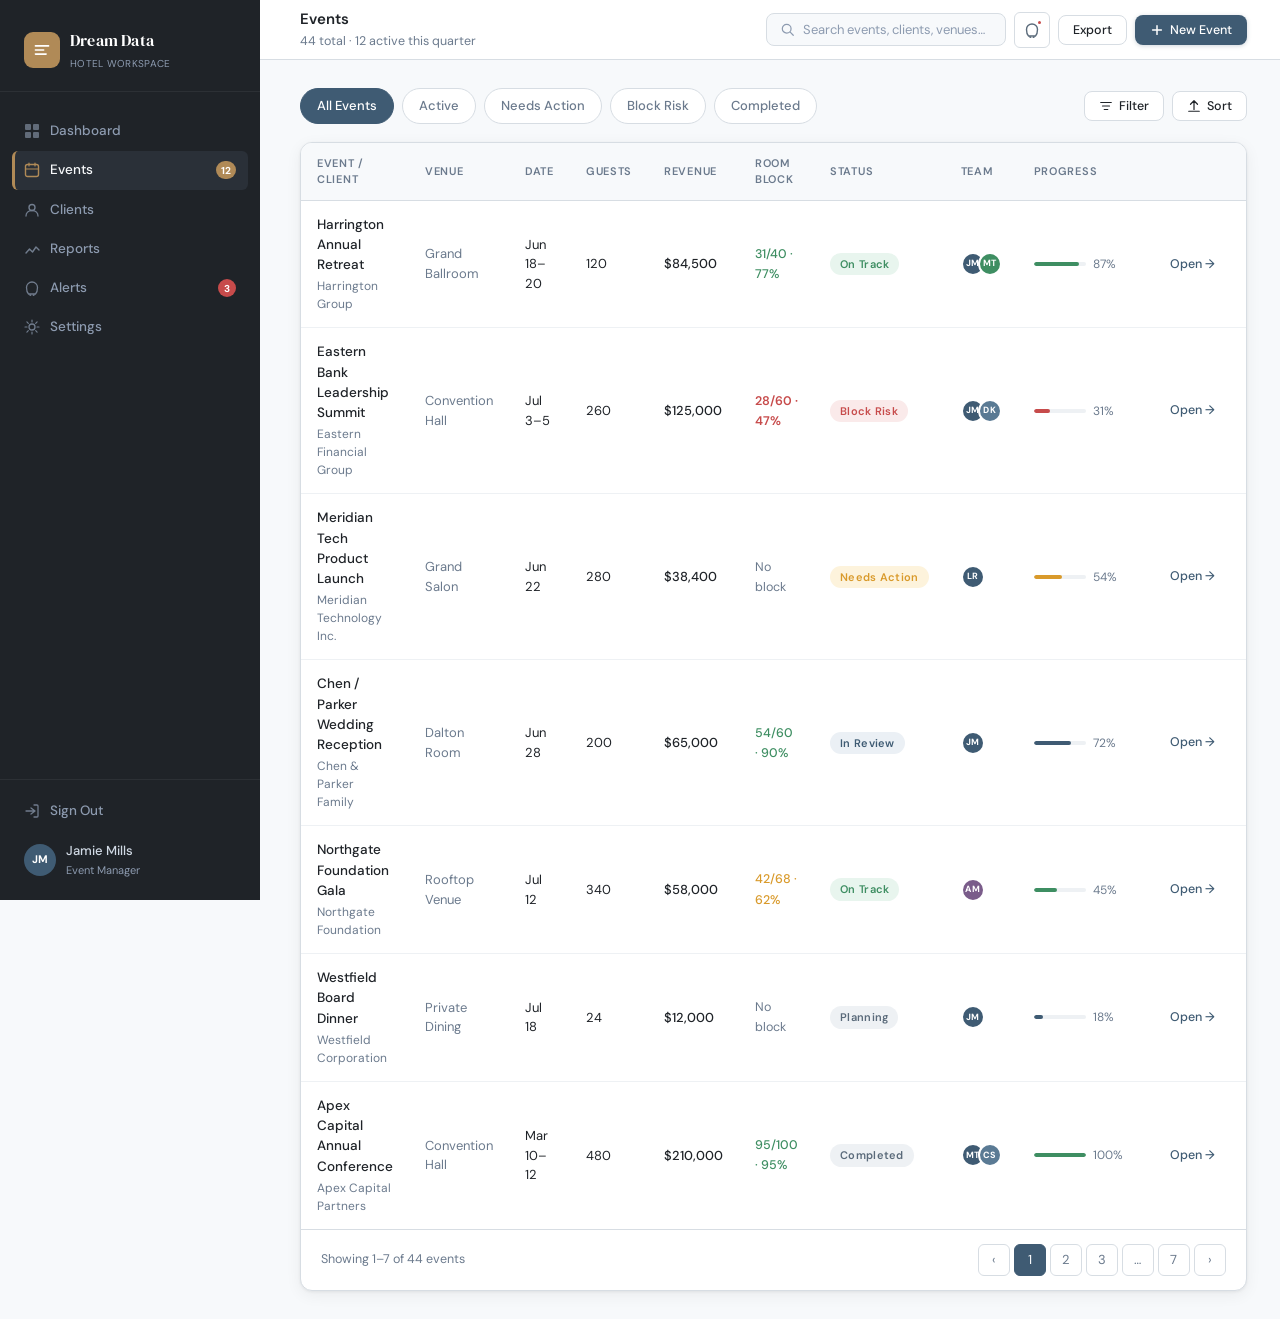
<file: events.html>
<!DOCTYPE html>
<html lang="en">
<head>
<meta charset="UTF-8">
<meta name="viewport" content="width=device-width, initial-scale=1.0">
<title>Dream Data — Events</title>
<link rel="preconnect" href="https://fonts.googleapis.com">
<link href="https://fonts.googleapis.com/css2?family=DM+Serif+Display:ital@0;1&family=DM+Sans:wght@300;400;500;600&display=swap" rel="stylesheet">
<link rel="stylesheet" href="styles.css">
<style>
.filter-bar { display:flex; align-items:center; gap:8px; margin-bottom:18px; flex-wrap:wrap; }
.filter-pill {
  padding:7px 16px; border:1px solid var(--softsteel); border-radius:100px;
  font-size:13px; font-weight:500; color:#6b7a8d; cursor:pointer;
  background:var(--white); transition:all .15s; white-space:nowrap;
}
.filter-pill:hover { border-color:#b0bcc8; color:var(--graphite); }
.filter-pill.active { background:var(--slate); color:var(--white); border-color:var(--slate); }
.tb-right { margin-left:auto; display:flex; gap:8px; }
.pager { display:flex; align-items:center; justify-content:space-between; padding:14px 20px; border-top:1px solid var(--softsteel); }
.pager-info { font-size:12.5px; color:#6b7a8d; }
.pager-btns { display:flex; gap:4px; }
.pager-btn {
  width:32px; height:32px; border:1px solid var(--softsteel); border-radius:var(--radius-xs);
  display:flex; align-items:center; justify-content:center; cursor:pointer;
  background:var(--white); font-size:13px; color:#6b7a8d; transition:all .15s;
}
.pager-btn:hover { background:var(--cloud); }
.pager-btn.active { background:var(--slate); color:var(--white); border-color:var(--slate); }
.av-stack .avatar { width:24px; height:24px; font-size:9px; border: 2px solid white; margin-left:-7px; }
.av-stack .avatar:first-child { margin-left:0; }
.prog-sm { display:flex; align-items:center; gap:7px; }
.prog-sm .prog-track { width:52px; }
.prog-sm .prog-val { font-size:12px; color:#6b7a8d; }

/* Modal */
.modal-overlay { display:none; position:fixed; inset:0; background:rgba(31,35,40,.45); z-index:200; align-items:center; justify-content:center; }
.modal-overlay.open { display:flex; }
.modal { background:var(--white); border-radius:var(--radius); width:540px; max-width:95vw; max-height:92vh; overflow-y:auto; box-shadow:0 20px 60px rgba(0,0,0,.22); }
.modal-head { padding:22px 28px 18px; border-bottom:1px solid var(--softsteel); display:flex; align-items:center; justify-content:space-between; }
.modal-title { font-family:'DM Serif Display',serif; font-size:20px; }
.modal-close { width:30px; height:30px; border:1px solid var(--softsteel); border-radius:var(--radius-xs); background:var(--cloud); cursor:pointer; display:flex; align-items:center; justify-content:center; font-size:18px; color:#6b7a8d; transition:all .15s; }
.modal-close:hover { background:var(--softsteel); }
.modal-body { padding:24px 28px; }
.modal-footer { padding:16px 28px; border-top:1px solid var(--softsteel); display:flex; gap:10px; justify-content:flex-end; background:var(--cloud); }
</style>
</head>
<body>
<div class="app">
  <aside class="sidebar" id="sidebar"></aside>
  <div class="main">
    <header class="topbar">
      <div>
        <div class="topbar-title">Events</div>
        <div class="topbar-sub">44 total · 12 active this quarter</div>
      </div>
      <div class="topbar-spacer"></div>
      <div class="topbar-actions">
        <div class="search-bar">
          <svg viewBox="0 0 16 16" fill="none"><circle cx="6.5" cy="6.5" r="5" stroke="currentColor" stroke-width="1.4"/><path d="M10.5 10.5l3.5 3.5" stroke="currentColor" stroke-width="1.4" stroke-linecap="round"/></svg>
          <input type="text" placeholder="Search events, clients, venues…" id="searchInput">
        </div>
        <div class="icon-btn">
          <svg viewBox="0 0 16 16" fill="none"><path d="M8 2A5.5 5.5 0 0113.5 7.5c0 3.5-1 5.5-2 6.5H4.5c-1-1-2-3-2-6.5A5.5 5.5 0 018 2z" stroke="currentColor" stroke-width="1.4"/><path d="M6 14v.5a2 2 0 004 0V14" stroke="currentColor" stroke-width="1.3"/></svg>
          <div class="notif-dot"></div>
        </div>
        <button class="btn btn-secondary btn-sm">Export</button>
        <button class="btn btn-primary btn-sm" onclick="document.getElementById('newEventModal').classList.add('open')">
          <svg viewBox="0 0 16 16" fill="none"><path d="M8 3v10M3 8h10" stroke="currentColor" stroke-width="1.7" stroke-linecap="round"/></svg>
          New Event
        </button>
      </div>
    </header>

    <div class="content">
      <div class="filter-bar">
        <span class="filter-pill active" onclick="filterBy(this,'all')">All Events</span>
        <span class="filter-pill" onclick="filterBy(this,'active')">Active</span>
        <span class="filter-pill" onclick="filterBy(this,'pending')">Needs Action</span>
        <span class="filter-pill" onclick="filterBy(this,'risk')">Block Risk</span>
        <span class="filter-pill" onclick="filterBy(this,'completed')">Completed</span>
        <div class="tb-right">
          <button class="btn btn-secondary btn-sm">
            <svg viewBox="0 0 16 16" fill="none" width="13" height="13"><path d="M2 4h12M4 8h8M6 12h4" stroke="currentColor" stroke-width="1.4" stroke-linecap="round"/></svg>
            Filter
          </button>
          <button class="btn btn-secondary btn-sm">
            <svg viewBox="0 0 16 16" fill="none" width="13" height="13"><path d="M4 6l4-4 4 4M8 2v10M2 14h12" stroke="currentColor" stroke-width="1.4" stroke-linecap="round" stroke-linejoin="round"/></svg>
            Sort
          </button>
        </div>
      </div>

      <div class="card">
        <table class="data-table" id="eventsTable">
          <thead>
            <tr>
              <th>Event / Client</th>
              <th>Venue</th>
              <th>Date</th>
              <th>Guests</th>
              <th>Revenue</th>
              <th>Room Block</th>
              <th>Status</th>
              <th>Team</th>
              <th>Progress</th>
              <th></th>
            </tr>
          </thead>
          <tbody id="eventsBody">
            <tr data-status="active" onclick="location.href='event-detail.html'">
              <td><div class="td-primary">Harrington Annual Retreat</div><div class="td-secondary">Harrington Group</div></td>
              <td style="font-size:13px;color:#6b7a8d">Grand Ballroom</td>
              <td style="font-size:13px">Jun 18–20</td>
              <td style="font-size:13px">120</td>
              <td style="font-size:13px;font-weight:500">$84,500</td>
              <td><span style="font-size:12.5px;font-weight:500;color:var(--success)">31/40 · 77%</span></td>
              <td><span class="badge badge-success">On Track</span></td>
              <td><div class="av-stack"><div class="avatar av-sm" style="background:var(--slate)">JM</div><div class="avatar av-sm" style="background:var(--success)">MT</div></div></td>
              <td><div class="prog-sm"><div class="prog-track"><div class="prog-fill success" style="width:87%"></div></div><span class="prog-val">87%</span></div></td>
              <td><a class="btn btn-ghost btn-sm" href="event-detail.html" onclick="event.stopPropagation()">Open →</a></td>
            </tr>
            <tr data-status="risk" onclick="location.href='event-detail.html'">
              <td><div class="td-primary">Eastern Bank Leadership Summit</div><div class="td-secondary">Eastern Financial Group</div></td>
              <td style="font-size:13px;color:#6b7a8d">Convention Hall</td>
              <td style="font-size:13px">Jul 3–5</td>
              <td style="font-size:13px">260</td>
              <td style="font-size:13px;font-weight:500">$125,000</td>
              <td><span style="font-size:12.5px;font-weight:600;color:var(--critical)">28/60 · 47%</span></td>
              <td><span class="badge badge-critical">Block Risk</span></td>
              <td><div class="av-stack"><div class="avatar av-sm" style="background:var(--slate)">JM</div><div class="avatar av-sm" style="background:#5a7a94">DK</div></div></td>
              <td><div class="prog-sm"><div class="prog-track"><div class="prog-fill critical" style="width:31%"></div></div><span class="prog-val">31%</span></div></td>
              <td><a class="btn btn-ghost btn-sm" href="event-detail.html" onclick="event.stopPropagation()">Open →</a></td>
            </tr>
            <tr data-status="pending" onclick="location.href='event-detail.html'">
              <td><div class="td-primary">Meridian Tech Product Launch</div><div class="td-secondary">Meridian Technology Inc.</div></td>
              <td style="font-size:13px;color:#6b7a8d">Grand Salon</td>
              <td style="font-size:13px">Jun 22</td>
              <td style="font-size:13px">280</td>
              <td style="font-size:13px;font-weight:500">$38,400</td>
              <td><span style="font-size:12.5px;color:#6b7a8d">No block</span></td>
              <td><span class="badge badge-warning">Needs Action</span></td>
              <td><div class="av-stack"><div class="avatar av-sm" style="background:var(--slate)">LR</div></div></td>
              <td><div class="prog-sm"><div class="prog-track"><div class="prog-fill warning" style="width:54%"></div></div><span class="prog-val">54%</span></div></td>
              <td><a class="btn btn-ghost btn-sm" href="event-detail.html" onclick="event.stopPropagation()">Open →</a></td>
            </tr>
            <tr data-status="active" onclick="location.href='event-detail.html'">
              <td><div class="td-primary">Chen / Parker Wedding Reception</div><div class="td-secondary">Chen & Parker Family</div></td>
              <td style="font-size:13px;color:#6b7a8d">Dalton Room</td>
              <td style="font-size:13px">Jun 28</td>
              <td style="font-size:13px">200</td>
              <td style="font-size:13px;font-weight:500">$65,000</td>
              <td><span style="font-size:12.5px;font-weight:500;color:var(--success)">54/60 · 90%</span></td>
              <td><span class="badge badge-slate">In Review</span></td>
              <td><div class="av-stack"><div class="avatar av-sm" style="background:var(--slate)">JM</div></div></td>
              <td><div class="prog-sm"><div class="prog-track"><div class="prog-fill slate" style="width:72%"></div></div><span class="prog-val">72%</span></div></td>
              <td><a class="btn btn-ghost btn-sm" href="event-detail.html" onclick="event.stopPropagation()">Open →</a></td>
            </tr>
            <tr data-status="active" onclick="location.href='event-detail.html'">
              <td><div class="td-primary">Northgate Foundation Gala</div><div class="td-secondary">Northgate Foundation</div></td>
              <td style="font-size:13px;color:#6b7a8d">Rooftop Venue</td>
              <td style="font-size:13px">Jul 12</td>
              <td style="font-size:13px">340</td>
              <td style="font-size:13px;font-weight:500">$58,000</td>
              <td><span style="font-size:12.5px;font-weight:500;color:var(--warning)">42/68 · 62%</span></td>
              <td><span class="badge badge-success">On Track</span></td>
              <td><div class="av-stack"><div class="avatar av-sm" style="background:#7a5c8a">AM</div></div></td>
              <td><div class="prog-sm"><div class="prog-track"><div class="prog-fill success" style="width:45%"></div></div><span class="prog-val">45%</span></div></td>
              <td><a class="btn btn-ghost btn-sm" href="event-detail.html" onclick="event.stopPropagation()">Open →</a></td>
            </tr>
            <tr data-status="active" onclick="location.href='event-detail.html'">
              <td><div class="td-primary">Westfield Board Dinner</div><div class="td-secondary">Westfield Corporation</div></td>
              <td style="font-size:13px;color:#6b7a8d">Private Dining</td>
              <td style="font-size:13px">Jul 18</td>
              <td style="font-size:13px">24</td>
              <td style="font-size:13px;font-weight:500">$12,000</td>
              <td><span style="font-size:12.5px;color:#6b7a8d">No block</span></td>
              <td><span class="badge badge-gray">Planning</span></td>
              <td><div class="av-stack"><div class="avatar av-sm" style="background:var(--slate)">JM</div></div></td>
              <td><div class="prog-sm"><div class="prog-track"><div class="prog-fill slate" style="width:18%"></div></div><span class="prog-val">18%</span></div></td>
              <td><a class="btn btn-ghost btn-sm" href="event-detail.html" onclick="event.stopPropagation()">Open →</a></td>
            </tr>
            <tr data-status="completed" onclick="location.href='event-detail.html'">
              <td><div class="td-primary">Apex Capital Annual Conference</div><div class="td-secondary">Apex Capital Partners</div></td>
              <td style="font-size:13px;color:#6b7a8d">Convention Hall</td>
              <td style="font-size:13px">Mar 10–12</td>
              <td style="font-size:13px">480</td>
              <td style="font-size:13px;font-weight:500">$210,000</td>
              <td><span style="font-size:12.5px;font-weight:500;color:var(--success)">95/100 · 95%</span></td>
              <td><span class="badge badge-gray">Completed</span></td>
              <td><div class="av-stack"><div class="avatar av-sm" style="background:var(--slate)">MT</div><div class="avatar av-sm" style="background:#5a7a94">CS</div></div></td>
              <td><div class="prog-sm"><div class="prog-track"><div class="prog-fill success" style="width:100%"></div></div><span class="prog-val">100%</span></div></td>
              <td><a class="btn btn-ghost btn-sm" href="event-detail.html" onclick="event.stopPropagation()">Open →</a></td>
            </tr>
          </tbody>
        </table>
        <div class="pager">
          <span class="pager-info">Showing 1–7 of 44 events</span>
          <div class="pager-btns">
            <div class="pager-btn">‹</div>
            <div class="pager-btn active">1</div>
            <div class="pager-btn">2</div>
            <div class="pager-btn">3</div>
            <div class="pager-btn">…</div>
            <div class="pager-btn">7</div>
            <div class="pager-btn">›</div>
          </div>
        </div>
      </div>
    </div>
  </div>
</div>

<!-- New Event Modal -->
<div class="modal-overlay" id="newEventModal">
  <div class="modal">
    <div class="modal-head">
      <div class="modal-title">Create New Event</div>
      <button class="modal-close" onclick="document.getElementById('newEventModal').classList.remove('open')">×</button>
    </div>
    <div class="modal-body">
      <div class="form-group">
        <label class="form-label">Event Name</label>
        <input class="form-input" type="text" placeholder="e.g. Harrington Annual Leadership Retreat 2025">
      </div>
      <div class="form-group">
        <label class="form-label">Client / Account</label>
        <input class="form-input" type="text" placeholder="Search or add a client…">
      </div>
      <div class="form-grid-2">
        <div class="form-group">
          <label class="form-label">Event Type</label>
          <select class="form-input"><option>Corporate Meeting</option><option>Wedding</option><option>Gala / Fundraiser</option><option>Conference</option><option>Product Launch</option><option>Board Dinner</option></select>
        </div>
        <div class="form-group">
          <label class="form-label">Venue / Space</label>
          <select class="form-input"><option>Grand Ballroom</option><option>Lakeview Room</option><option>Grand Salon</option><option>Dalton Room</option><option>Convention Hall</option><option>Rooftop Venue</option><option>Private Dining</option></select>
        </div>
      </div>
      <div class="form-grid-2">
        <div class="form-group">
          <label class="form-label">Start Date</label>
          <input class="form-input" type="date">
        </div>
        <div class="form-group">
          <label class="form-label">End Date</label>
          <input class="form-input" type="date">
        </div>
      </div>
      <div class="form-grid-2">
        <div class="form-group">
          <label class="form-label">Expected Guests</label>
          <input class="form-input" type="number" placeholder="0">
        </div>
        <div class="form-group">
          <label class="form-label">Assigned Event Manager</label>
          <select class="form-input"><option>Jamie Mills</option><option>Maria Torres</option><option>David Kim</option><option>Lisa Ross</option></select>
        </div>
      </div>
      <div class="form-group">
        <label class="form-label">Notes</label>
        <textarea class="form-input" rows="3" placeholder="Initial notes, special requirements, concessions…" style="resize:vertical"></textarea>
      </div>
    </div>
    <div class="modal-footer">
      <button class="btn btn-secondary" onclick="document.getElementById('newEventModal').classList.remove('open')">Cancel</button>
      <button class="btn btn-primary" onclick="location.href='event-create.html'">Continue Setup →</button>
    </div>
  </div>
</div>

<script src="shared.js"></script>
<script>
document.getElementById('sidebar').innerHTML = buildSidebar('hotel', 'events');
function filterBy(el, status) {
  document.querySelectorAll('.filter-pill').forEach(p => p.classList.remove('active'));
  el.classList.add('active');
  document.querySelectorAll('#eventsBody tr').forEach(row => {
    row.style.display = (status === 'all' || row.dataset.status === status) ? '' : 'none';
  });
}
document.getElementById('searchInput').addEventListener('input', function() {
  const q = this.value.toLowerCase();
  document.querySelectorAll('#eventsBody tr').forEach(row => {
    row.style.display = row.textContent.toLowerCase().includes(q) ? '' : 'none';
  });
});
</script>
</body>
</html>
</file>
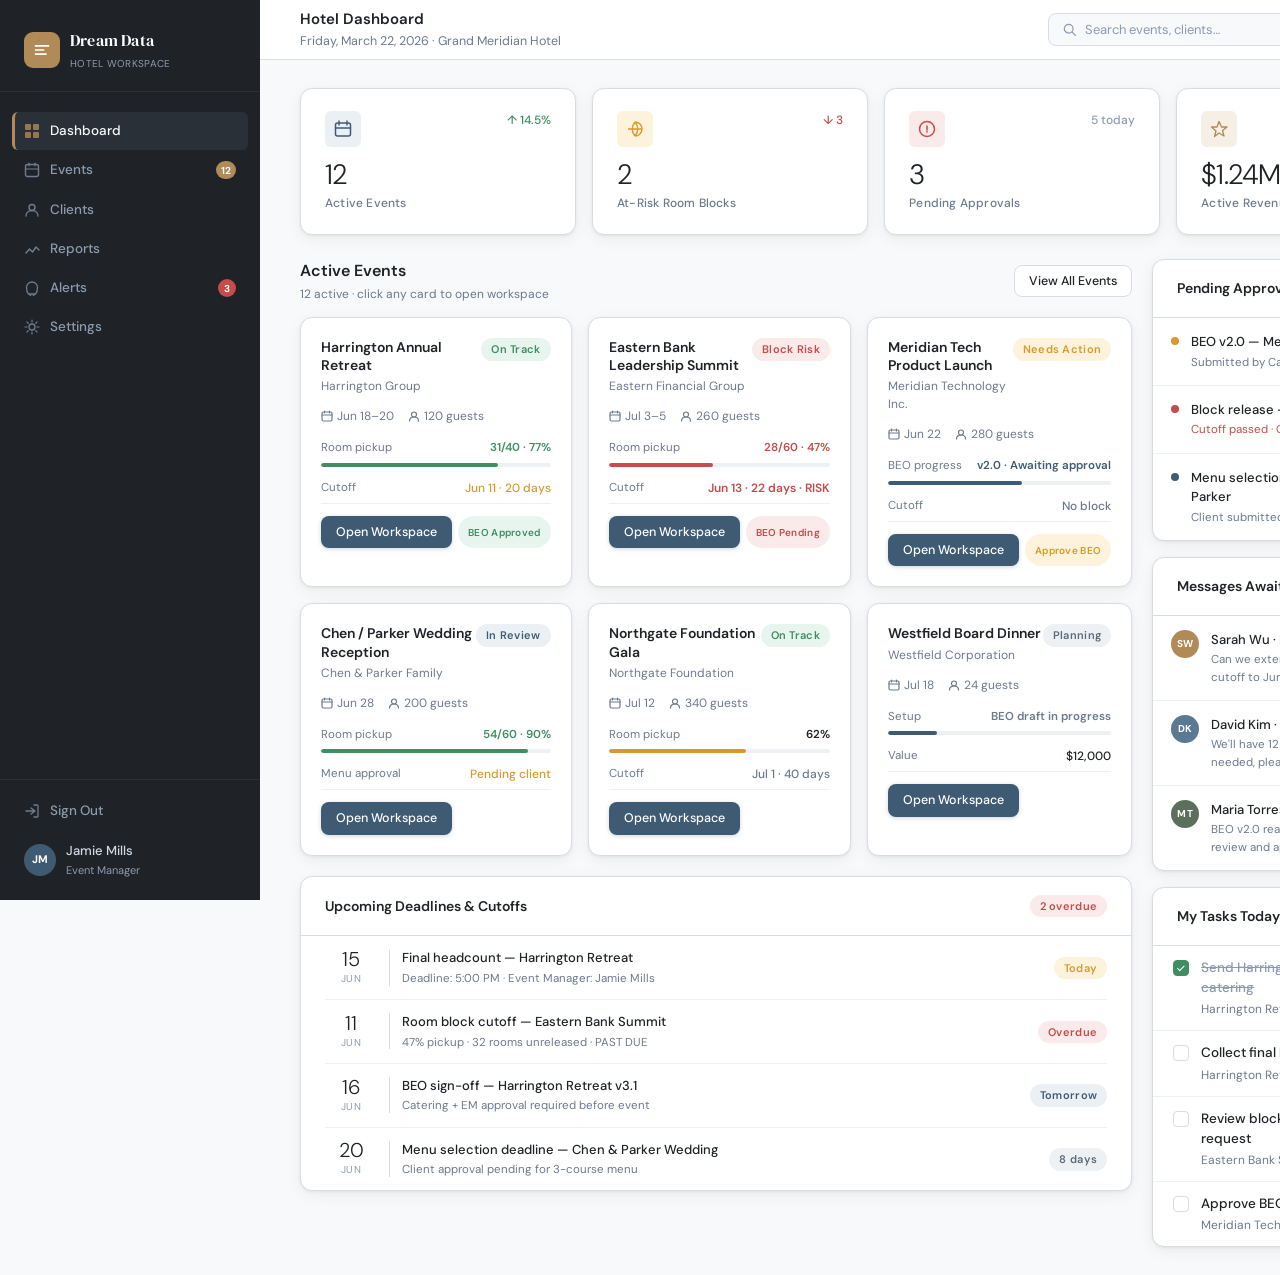
<file: hotel-dashboard.html>
<!DOCTYPE html>
<html lang="en">
<head>
<meta charset="UTF-8">
<meta name="viewport" content="width=device-width, initial-scale=1.0">
<title>Dream Data — Hotel Dashboard</title>
<link rel="preconnect" href="https://fonts.googleapis.com">
<link href="https://fonts.googleapis.com/css2?family=DM+Serif+Display:ital@0;1&family=DM+Sans:wght@300;400;500;600&display=swap" rel="stylesheet">
<link rel="stylesheet" href="styles.css">
<style>
.event-cards { display: grid; grid-template-columns: repeat(3, 1fr); gap: 16px; }
.event-card {
  background: var(--white); border: 1px solid var(--softsteel);
  border-radius: var(--radius); padding: 20px;
  box-shadow: var(--shadow); transition: all 0.18s; cursor: pointer;
}
.event-card:hover { box-shadow: var(--shadow-md); transform: translateY(-1px); }
.ev-top { display: flex; justify-content: space-between; align-items: flex-start; margin-bottom: 12px; }
.ev-name { font-size: 14px; font-weight: 600; color: var(--graphite); line-height: 1.3; }
.ev-client { font-size: 12px; color: #6b7a8d; margin-top: 3px; }
.ev-meta { display: flex; gap: 14px; margin-bottom: 14px; flex-wrap: wrap; }
.ev-mi { font-size: 12px; color: #6b7a8d; display: flex; align-items: center; gap: 4px; }
.ev-mi svg { width: 12px; height: 12px; }
.ev-pickup { margin-bottom: 12px; }
.ev-pickup-row { display: flex; justify-content: space-between; margin-bottom: 6px; }
.ev-pickup-label { font-size: 11.5px; color: #6b7a8d; }
.ev-pickup-val { font-size: 11.5px; font-weight: 600; }
.ev-actions { display: flex; gap: 6px; padding-top: 12px; border-top: 1px solid #eef1f4; }

/* Action queue */
.action-card {
  background: var(--white); border: 1px solid var(--softsteel);
  border-radius: var(--radius); box-shadow: var(--shadow);
  overflow: hidden; margin-bottom: 10px;
}
.action-item {
  padding: 14px 18px; border-bottom: 1px solid #eef1f4;
  display: flex; align-items: flex-start; gap: 12px; cursor: pointer;
  transition: background 0.1s;
}
.action-item:last-child { border-bottom: none; }
.action-item:hover { background: var(--cloud); }
.action-dot {
  width: 8px; height: 8px; border-radius: 50%; flex-shrink: 0; margin-top: 5px;
}
.ad-crit { background: var(--critical); }
.ad-warn { background: var(--warning); }
.ad-slate { background: var(--slate); }
.action-body { flex: 1; }
.action-title { font-size: 13px; font-weight: 500; color: var(--graphite); }
.action-sub { font-size: 11.5px; color: #6b7a8d; margin-top: 2px; }
.action-time { font-size: 11px; color: #8d9bb0; white-space: nowrap; flex-shrink: 0; }

/* Deadline row */
.deadline-item {
  display: flex; align-items: center; gap: 12px;
  padding: 12px 0; border-bottom: 1px solid #eef1f4;
}
.deadline-item:last-child { border-bottom: none; }
.dl-date { width: 52px; text-align: center; flex-shrink: 0; }
.dl-day { font-size: 20px; font-weight: 300; color: var(--graphite); line-height: 1; }
.dl-mon { font-size: 10px; color: #8d9bb0; text-transform: uppercase; letter-spacing: 0.5px; margin-top: 2px; }
.dl-divider { width: 1px; height: 36px; background: var(--softsteel); flex-shrink: 0; }
.dl-body { flex: 1; }
.dl-title { font-size: 13px; font-weight: 500; }
.dl-event { font-size: 11.5px; color: #6b7a8d; margin-top: 2px; }
.dl-badge { flex-shrink: 0; }

/* Grid layout */
.dash-grid { display: grid; grid-template-columns: 1fr 300px; gap: 20px; }
.dash-left { display: flex; flex-direction: column; gap: 20px; }
.dash-right { display: flex; flex-direction: column; gap: 16px; }
</style>
</head>
<body>
<div class="app">

  <!-- Sidebar -->
  <aside class="sidebar" id="sidebar"></aside>

  <!-- Main -->
  <div class="main">
    <header class="topbar">
      <div>
        <div class="topbar-title">Hotel Dashboard</div>
        <div class="topbar-sub">Friday, March 22, 2026 · Grand Meridian Hotel</div>
      </div>
      <div class="topbar-spacer"></div>
      <div class="topbar-actions">
        <div class="search-bar">
          <svg viewBox="0 0 16 16" fill="none"><circle cx="6.5" cy="6.5" r="5" stroke="currentColor" stroke-width="1.4"/><path d="M10.5 10.5l3.5 3.5" stroke="currentColor" stroke-width="1.4" stroke-linecap="round"/></svg>
          <input type="text" placeholder="Search events, clients…">
        </div>
        <div class="icon-btn">
          <svg viewBox="0 0 16 16" fill="none"><path d="M8 2A5.5 5.5 0 0113.5 7.5c0 3.5-1 5.5-2 6.5H4.5c-1-1-2-3-2-6.5A5.5 5.5 0 018 2z" stroke="currentColor" stroke-width="1.4"/><path d="M6 14v.5a2 2 0 004 0V14" stroke="currentColor" stroke-width="1.3"/></svg>
          <div class="notif-dot"></div>
        </div>
        <a class="btn btn-primary btn-sm" href="event-create.html">
          <svg viewBox="0 0 16 16" fill="none"><path d="M8 3v10M3 8h10" stroke="currentColor" stroke-width="1.7" stroke-linecap="round"/></svg>
          New Event
        </a>
      </div>
    </header>

    <div class="content">

      <!-- KPI Row -->
      <div class="kpi-grid" style="margin-bottom:24px">
        <div class="kpi-card">
          <div class="kpi-top">
            <div class="kpi-icon kpi-icon-slate">
              <svg viewBox="0 0 18 18" fill="none"><rect x="1.5" y="3" width="15" height="13" rx="2" stroke="currentColor" stroke-width="1.5"/><path d="M5 1v4M13 1v4M1.5 8h15" stroke="currentColor" stroke-width="1.4" stroke-linecap="round"/></svg>
            </div>
            <span class="kpi-delta delta-up">↑ 14.5%</span>
          </div>
          <div class="kpi-value">12</div>
          <div class="kpi-label">Active Events</div>
        </div>
        <div class="kpi-card">
          <div class="kpi-top">
            <div class="kpi-icon kpi-icon-warning">
              <svg viewBox="0 0 18 18" fill="none"><path d="M9 2A7 7 0 019 16M9 2A7 7 0 019 16M2 9h14M9 2c-1.8 2.2-2.8 4.5-2.8 7s1 4.8 2.8 7M9 2c1.8 2.2 2.8 4.5 2.8 7s-1 4.8-2.8 7" stroke="currentColor" stroke-width="1.4"/></svg>
            </div>
            <span class="kpi-delta delta-down">↓ 3</span>
          </div>
          <div class="kpi-value">2</div>
          <div class="kpi-label">At-Risk Room Blocks</div>
        </div>
        <div class="kpi-card">
          <div class="kpi-top">
            <div class="kpi-icon kpi-icon-critical">
              <svg viewBox="0 0 18 18" fill="none"><circle cx="9" cy="9" r="7.5" stroke="currentColor" stroke-width="1.5"/><path d="M9 6v4M9 11.5v.5" stroke="currentColor" stroke-width="1.5" stroke-linecap="round"/></svg>
            </div>
            <span class="kpi-delta" style="color:#8d9bb0">5 today</span>
          </div>
          <div class="kpi-value">3</div>
          <div class="kpi-label">Pending Approvals</div>
        </div>
        <div class="kpi-card">
          <div class="kpi-top">
            <div class="kpi-icon kpi-icon-bronze">
              <svg viewBox="0 0 18 18" fill="none"><path d="M9 1.5L11.5 7h5.5l-4.5 3.5 1.5 5.5L9 13l-4.5 3.5 1.5-5.5L1.5 7H7z" stroke="currentColor" stroke-width="1.3" stroke-linejoin="round"/></svg>
            </div>
            <span class="kpi-delta delta-up">↑ 15.3%</span>
          </div>
          <div class="kpi-value">$1.24M</div>
          <div class="kpi-label">Active Revenue Pipeline</div>
        </div>
      </div>

      <div class="dash-grid">
        <div class="dash-left">

          <!-- Active Events -->
          <div>
            <div style="display:flex;align-items:center;justify-content:space-between;margin-bottom:14px">
              <div>
                <div style="font-size:16px;font-weight:600">Active Events</div>
                <div style="font-size:12px;color:#6b7a8d;margin-top:2px">12 active · click any card to open workspace</div>
              </div>
              <a class="btn btn-secondary btn-sm" href="events.html">View All Events</a>
            </div>
            <div class="event-cards">

              <div class="event-card" onclick="location.href='event-detail.html'">
                <div class="ev-top">
                  <div>
                    <div class="ev-name">Harrington Annual Retreat</div>
                    <div class="ev-client">Harrington Group</div>
                  </div>
                  <span class="badge badge-success">On Track</span>
                </div>
                <div class="ev-meta">
                  <div class="ev-mi"><svg viewBox="0 0 12 12" fill="none"><rect x="1" y="2" width="10" height="9" rx="1.5" stroke="currentColor" stroke-width="1.2"/><path d="M3.5 1v2M8.5 1v2M1 5h10" stroke="currentColor" stroke-width="1.1" stroke-linecap="round"/></svg> Jun 18–20</div>
                  <div class="ev-mi"><svg viewBox="0 0 12 12" fill="none"><circle cx="6" cy="4.5" r="2.5" stroke="currentColor" stroke-width="1.2"/><path d="M1.5 11c0-2.5 2-4 4.5-4s4.5 1.5 4.5 4" stroke="currentColor" stroke-width="1.2" stroke-linecap="round"/></svg> 120 guests</div>
                </div>
                <div class="ev-pickup">
                  <div class="ev-pickup-row">
                    <span class="ev-pickup-label">Room pickup</span>
                    <span class="ev-pickup-val" style="color:var(--success)">31/40 · 77%</span>
                  </div>
                  <div class="prog-track"><div class="prog-fill success" style="width:77%"></div></div>
                </div>
                <div class="ev-pickup-row" style="margin-top:8px">
                  <span class="ev-pickup-label">Cutoff</span>
                  <span style="font-size:12px;font-weight:500;color:var(--warning)">Jun 11 · 20 days</span>
                </div>
                <div class="ev-actions">
                  <a class="btn btn-primary btn-sm" href="event-detail.html" onclick="event.stopPropagation()">Open Workspace</a>
                  <span class="badge badge-success" style="font-size:10px">BEO Approved</span>
                </div>
              </div>

              <div class="event-card" onclick="location.href='event-detail.html'">
                <div class="ev-top">
                  <div>
                    <div class="ev-name">Eastern Bank Leadership Summit</div>
                    <div class="ev-client">Eastern Financial Group</div>
                  </div>
                  <span class="badge badge-critical">Block Risk</span>
                </div>
                <div class="ev-meta">
                  <div class="ev-mi"><svg viewBox="0 0 12 12" fill="none"><rect x="1" y="2" width="10" height="9" rx="1.5" stroke="currentColor" stroke-width="1.2"/><path d="M3.5 1v2M8.5 1v2M1 5h10" stroke="currentColor" stroke-width="1.1" stroke-linecap="round"/></svg> Jul 3–5</div>
                  <div class="ev-mi"><svg viewBox="0 0 12 12" fill="none"><circle cx="6" cy="4.5" r="2.5" stroke="currentColor" stroke-width="1.2"/><path d="M1.5 11c0-2.5 2-4 4.5-4s4.5 1.5 4.5 4" stroke="currentColor" stroke-width="1.2" stroke-linecap="round"/></svg> 260 guests</div>
                </div>
                <div class="ev-pickup">
                  <div class="ev-pickup-row">
                    <span class="ev-pickup-label">Room pickup</span>
                    <span class="ev-pickup-val" style="color:var(--critical)">28/60 · 47%</span>
                  </div>
                  <div class="prog-track"><div class="prog-fill critical" style="width:47%"></div></div>
                </div>
                <div class="ev-pickup-row" style="margin-top:8px">
                  <span class="ev-pickup-label">Cutoff</span>
                  <span style="font-size:12px;font-weight:600;color:var(--critical)">Jun 13 · 22 days · RISK</span>
                </div>
                <div class="ev-actions">
                  <a class="btn btn-primary btn-sm" href="event-detail.html" onclick="event.stopPropagation()">Open Workspace</a>
                  <span class="badge badge-critical" style="font-size:10px">BEO Pending</span>
                </div>
              </div>

              <div class="event-card" onclick="location.href='event-detail.html'">
                <div class="ev-top">
                  <div>
                    <div class="ev-name">Meridian Tech Product Launch</div>
                    <div class="ev-client">Meridian Technology Inc.</div>
                  </div>
                  <span class="badge badge-warning">Needs Action</span>
                </div>
                <div class="ev-meta">
                  <div class="ev-mi"><svg viewBox="0 0 12 12" fill="none"><rect x="1" y="2" width="10" height="9" rx="1.5" stroke="currentColor" stroke-width="1.2"/><path d="M3.5 1v2M8.5 1v2M1 5h10" stroke="currentColor" stroke-width="1.1" stroke-linecap="round"/></svg> Jun 22</div>
                  <div class="ev-mi"><svg viewBox="0 0 12 12" fill="none"><circle cx="6" cy="4.5" r="2.5" stroke="currentColor" stroke-width="1.2"/><path d="M1.5 11c0-2.5 2-4 4.5-4s4.5 1.5 4.5 4" stroke="currentColor" stroke-width="1.2" stroke-linecap="round"/></svg> 280 guests</div>
                </div>
                <div class="ev-pickup">
                  <div class="ev-pickup-row">
                    <span class="ev-pickup-label">BEO progress</span>
                    <span class="ev-pickup-val" style="color:var(--slate)">v2.0 · Awaiting approval</span>
                  </div>
                  <div class="prog-track"><div class="prog-fill slate" style="width:60%"></div></div>
                </div>
                <div class="ev-pickup-row" style="margin-top:8px">
                  <span class="ev-pickup-label">Cutoff</span>
                  <span style="font-size:12px;font-weight:500;color:#6b7a8d">No block</span>
                </div>
                <div class="ev-actions">
                  <a class="btn btn-primary btn-sm" href="event-detail.html" onclick="event.stopPropagation()">Open Workspace</a>
                  <span class="badge badge-warning" style="font-size:10px">Approve BEO</span>
                </div>
              </div>

              <div class="event-card" onclick="location.href='event-detail.html'">
                <div class="ev-top">
                  <div>
                    <div class="ev-name">Chen / Parker Wedding Reception</div>
                    <div class="ev-client">Chen & Parker Family</div>
                  </div>
                  <span class="badge badge-slate">In Review</span>
                </div>
                <div class="ev-meta">
                  <div class="ev-mi"><svg viewBox="0 0 12 12" fill="none"><rect x="1" y="2" width="10" height="9" rx="1.5" stroke="currentColor" stroke-width="1.2"/><path d="M3.5 1v2M8.5 1v2M1 5h10" stroke="currentColor" stroke-width="1.1" stroke-linecap="round"/></svg> Jun 28</div>
                  <div class="ev-mi"><svg viewBox="0 0 12 12" fill="none"><circle cx="6" cy="4.5" r="2.5" stroke="currentColor" stroke-width="1.2"/><path d="M1.5 11c0-2.5 2-4 4.5-4s4.5 1.5 4.5 4" stroke="currentColor" stroke-width="1.2" stroke-linecap="round"/></svg> 200 guests</div>
                </div>
                <div class="ev-pickup">
                  <div class="ev-pickup-row">
                    <span class="ev-pickup-label">Room pickup</span>
                    <span class="ev-pickup-val" style="color:var(--success)">54/60 · 90%</span>
                  </div>
                  <div class="prog-track"><div class="prog-fill success" style="width:90%"></div></div>
                </div>
                <div class="ev-pickup-row" style="margin-top:8px">
                  <span class="ev-pickup-label">Menu approval</span>
                  <span style="font-size:12px;font-weight:500;color:var(--warning)">Pending client</span>
                </div>
                <div class="ev-actions">
                  <a class="btn btn-primary btn-sm" href="event-detail.html" onclick="event.stopPropagation()">Open Workspace</a>
                </div>
              </div>

              <div class="event-card" onclick="location.href='event-detail.html'">
                <div class="ev-top">
                  <div>
                    <div class="ev-name">Northgate Foundation Gala</div>
                    <div class="ev-client">Northgate Foundation</div>
                  </div>
                  <span class="badge badge-success">On Track</span>
                </div>
                <div class="ev-meta">
                  <div class="ev-mi"><svg viewBox="0 0 12 12" fill="none"><rect x="1" y="2" width="10" height="9" rx="1.5" stroke="currentColor" stroke-width="1.2"/><path d="M3.5 1v2M8.5 1v2M1 5h10" stroke="currentColor" stroke-width="1.1" stroke-linecap="round"/></svg> Jul 12</div>
                  <div class="ev-mi"><svg viewBox="0 0 12 12" fill="none"><circle cx="6" cy="4.5" r="2.5" stroke="currentColor" stroke-width="1.2"/><path d="M1.5 11c0-2.5 2-4 4.5-4s4.5 1.5 4.5 4" stroke="currentColor" stroke-width="1.2" stroke-linecap="round"/></svg> 340 guests</div>
                </div>
                <div class="ev-pickup">
                  <div class="ev-pickup-row">
                    <span class="ev-pickup-label">Room pickup</span>
                    <span class="ev-pickup-val">62%</span>
                  </div>
                  <div class="prog-track"><div class="prog-fill warning" style="width:62%"></div></div>
                </div>
                <div class="ev-pickup-row" style="margin-top:8px">
                  <span class="ev-pickup-label">Cutoff</span>
                  <span style="font-size:12px;font-weight:500;color:#6b7a8d">Jul 1 · 40 days</span>
                </div>
                <div class="ev-actions">
                  <a class="btn btn-primary btn-sm" href="event-detail.html" onclick="event.stopPropagation()">Open Workspace</a>
                </div>
              </div>

              <div class="event-card" onclick="location.href='event-detail.html'">
                <div class="ev-top">
                  <div>
                    <div class="ev-name">Westfield Board Dinner</div>
                    <div class="ev-client">Westfield Corporation</div>
                  </div>
                  <span class="badge badge-gray">Planning</span>
                </div>
                <div class="ev-meta">
                  <div class="ev-mi"><svg viewBox="0 0 12 12" fill="none"><rect x="1" y="2" width="10" height="9" rx="1.5" stroke="currentColor" stroke-width="1.2"/><path d="M3.5 1v2M8.5 1v2M1 5h10" stroke="currentColor" stroke-width="1.1" stroke-linecap="round"/></svg> Jul 18</div>
                  <div class="ev-mi"><svg viewBox="0 0 12 12" fill="none"><circle cx="6" cy="4.5" r="2.5" stroke="currentColor" stroke-width="1.2"/><path d="M1.5 11c0-2.5 2-4 4.5-4s4.5 1.5 4.5 4" stroke="currentColor" stroke-width="1.2" stroke-linecap="round"/></svg> 24 guests</div>
                </div>
                <div class="ev-pickup">
                  <div class="ev-pickup-row">
                    <span class="ev-pickup-label">Setup</span>
                    <span class="ev-pickup-val" style="color:#6b7a8d">BEO draft in progress</span>
                  </div>
                  <div class="prog-track"><div class="prog-fill slate" style="width:22%"></div></div>
                </div>
                <div class="ev-pickup-row" style="margin-top:8px">
                  <span class="ev-pickup-label">Value</span>
                  <span style="font-size:12px;font-weight:500">$12,000</span>
                </div>
                <div class="ev-actions">
                  <a class="btn btn-primary btn-sm" href="event-detail.html" onclick="event.stopPropagation()">Open Workspace</a>
                </div>
              </div>

            </div>
          </div>

          <!-- Upcoming Deadlines table -->
          <div class="card">
            <div class="card-head">
              <div class="card-title">Upcoming Deadlines & Cutoffs</div>
              <span class="badge badge-critical">2 overdue</span>
            </div>
            <div style="padding:0 24px">
              <div class="deadline-item">
                <div class="dl-date"><div class="dl-day">15</div><div class="dl-mon">Jun</div></div>
                <div class="dl-divider"></div>
                <div class="dl-body"><div class="dl-title">Final headcount — Harrington Retreat</div><div class="dl-event">Deadline: 5:00 PM · Event Manager: Jamie Mills</div></div>
                <div class="dl-badge"><span class="badge badge-warning">Today</span></div>
              </div>
              <div class="deadline-item">
                <div class="dl-date"><div class="dl-day">11</div><div class="dl-mon">Jun</div></div>
                <div class="dl-divider"></div>
                <div class="dl-body"><div class="dl-title">Room block cutoff — Eastern Bank Summit</div><div class="dl-event">47% pickup · 32 rooms unreleased · PAST DUE</div></div>
                <div class="dl-badge"><span class="badge badge-critical">Overdue</span></div>
              </div>
              <div class="deadline-item">
                <div class="dl-date"><div class="dl-day">16</div><div class="dl-mon">Jun</div></div>
                <div class="dl-divider"></div>
                <div class="dl-body"><div class="dl-title">BEO sign-off — Harrington Retreat v3.1</div><div class="dl-event">Catering + EM approval required before event</div></div>
                <div class="dl-badge"><span class="badge badge-slate">Tomorrow</span></div>
              </div>
              <div class="deadline-item">
                <div class="dl-date"><div class="dl-day">20</div><div class="dl-mon">Jun</div></div>
                <div class="dl-divider"></div>
                <div class="dl-body"><div class="dl-title">Menu selection deadline — Chen & Parker Wedding</div><div class="dl-event">Client approval pending for 3-course menu</div></div>
                <div class="dl-badge"><span class="badge badge-gray">8 days</span></div>
              </div>
            </div>
          </div>
        </div>

        <!-- Right action queue -->
        <div class="dash-right">

          <!-- Pending approvals -->
          <div class="card">
            <div class="card-head">
              <div class="card-title">Pending Approvals</div>
              <a class="card-action" href="approvals.html">View all →</a>
            </div>
            <div class="action-item" onclick="location.href='approvals.html'">
              <div class="action-dot ad-warn"></div>
              <div class="action-body">
                <div class="action-title">BEO v2.0 — Meridian Tech</div>
                <div class="action-sub">Submitted by Catering · 2 days ago</div>
              </div>
              <div class="action-time">2d</div>
            </div>
            <div class="action-item" onclick="location.href='approvals.html'">
              <div class="action-dot ad-crit"></div>
              <div class="action-body">
                <div class="action-title">Block release — Eastern Bank</div>
                <div class="action-sub" style="color:var(--critical)">Cutoff passed · Overdue</div>
              </div>
              <div class="action-time">4d</div>
            </div>
            <div class="action-item" onclick="location.href='approvals.html'">
              <div class="action-dot ad-slate"></div>
              <div class="action-body">
                <div class="action-title">Menu selection — Chen & Parker</div>
                <div class="action-sub">Client submitted · Needs catering</div>
              </div>
              <div class="action-time">Today</div>
            </div>
          </div>

          <!-- Messages awaiting reply -->
          <div class="card">
            <div class="card-head">
              <div class="card-title">Messages Awaiting Reply</div>
              <a class="card-action" href="event-detail.html">View →</a>
            </div>
            <div class="action-item">
              <div class="avatar av-sm" style="background:var(--bronze)">SW</div>
              <div class="action-body">
                <div class="action-title">Sarah Wu · Harrington</div>
                <div class="action-sub">Can we extend the room block cutoff to Jun 13?</div>
              </div>
              <div class="action-time">10:42</div>
            </div>
            <div class="action-item">
              <div class="avatar av-sm" style="background:#5a7a94">DK</div>
              <div class="action-body">
                <div class="action-title">David Kim · Eastern Bank</div>
                <div class="action-sub">We'll have 12 more rooms needed, please advise.</div>
              </div>
              <div class="action-time">Yesterday</div>
            </div>
            <div class="action-item">
              <div class="avatar av-sm" style="background:#5c6e5c">MT</div>
              <div class="action-body">
                <div class="action-title">Maria Torres · Meridian</div>
                <div class="action-sub">BEO v2.0 ready for your review and approval.</div>
              </div>
              <div class="action-time">Yesterday</div>
            </div>
          </div>

          <!-- Tasks today -->
          <div class="card">
            <div class="card-head">
              <div class="card-title">My Tasks Today</div>
              <span class="badge badge-critical" style="font-size:10px">3 overdue</span>
            </div>
            <div class="task-item">
              <div class="task-check done" onclick="toggleTask(this)"></div>
              <div class="task-body">
                <div class="task-name done">Send Harrington BEO to catering</div>
                <div class="task-meta">Harrington Retreat</div>
              </div>
              <span class="task-due due-ok">Done</span>
            </div>
            <div class="task-item">
              <div class="task-check" onclick="toggleTask(this)"></div>
              <div class="task-body">
                <div class="task-name">Collect final headcount</div>
                <div class="task-meta">Harrington Retreat</div>
              </div>
              <span class="task-due due-warn">5:00 PM</span>
            </div>
            <div class="task-item">
              <div class="task-check" onclick="toggleTask(this)"></div>
              <div class="task-body">
                <div class="task-name">Review block release request</div>
                <div class="task-meta">Eastern Bank Summit</div>
              </div>
              <span class="task-due due-crit">Overdue</span>
            </div>
            <div class="task-item">
              <div class="task-check" onclick="toggleTask(this)"></div>
              <div class="task-body">
                <div class="task-name">Approve BEO v2.0</div>
                <div class="task-meta">Meridian Tech Launch</div>
              </div>
              <span class="task-due due-warn">EOD</span>
            </div>
          </div>

        </div>
      </div>
    </div>
  </div>
</div>
<script src="shared.js"></script>
<script>
  document.getElementById('sidebar').innerHTML = buildSidebar('hotel', 'dashboard');
  function toggleTask(cb) {
    cb.classList.toggle('done');
    const name = cb.closest('.task-item').querySelector('.task-name');
    name.classList.toggle('done');
  }
</script>
</body>
</html>
</file>
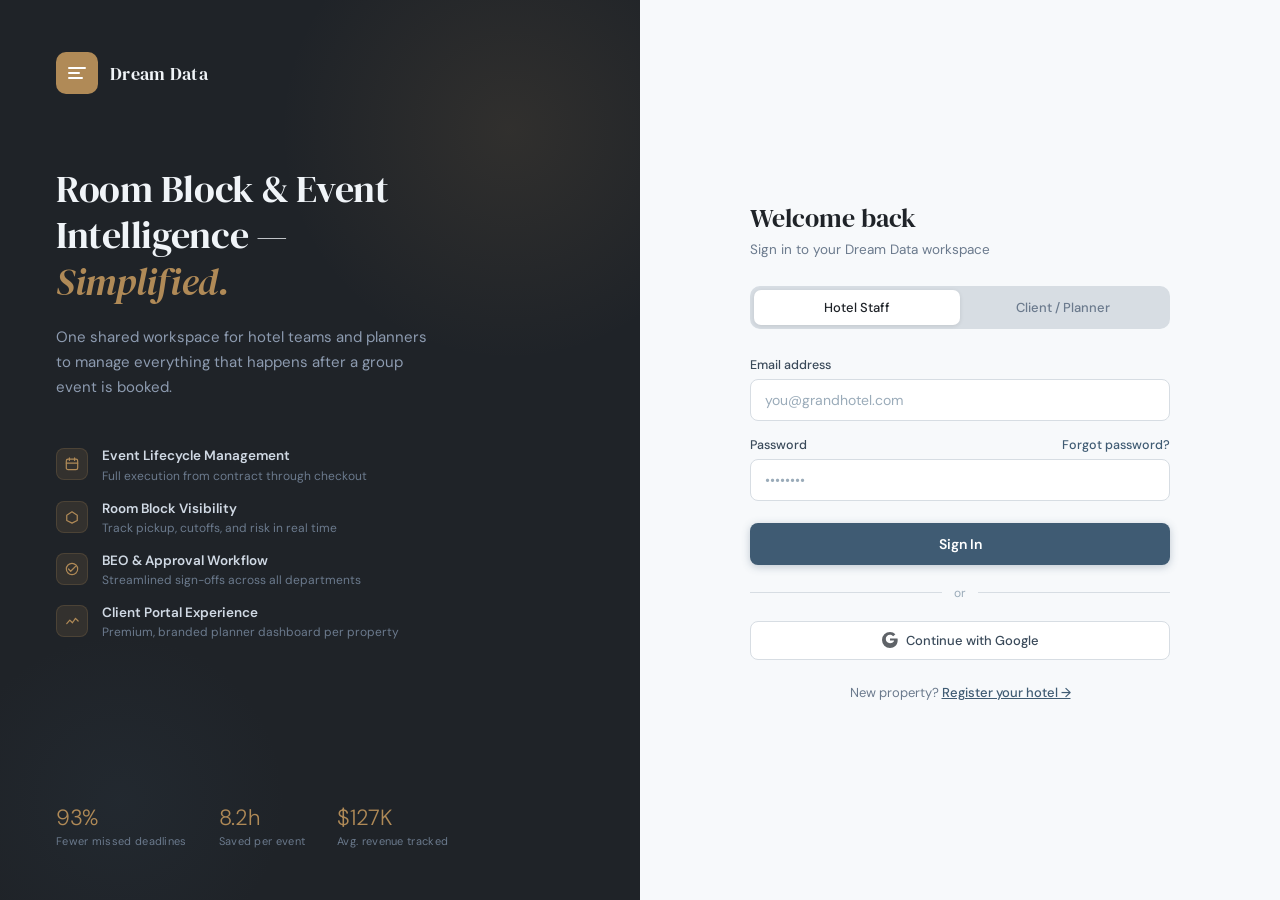
<file: login.html>
<!DOCTYPE html>
<html lang="en">
<head>
<meta charset="UTF-8">
<meta name="viewport" content="width=device-width, initial-scale=1.0">
<title>Dream Data — Sign In</title>
<link rel="preconnect" href="https://fonts.googleapis.com">
<link href="https://fonts.googleapis.com/css2?family=DM+Serif+Display:ital@0;1&family=DM+Sans:wght@300;400;500;600&display=swap" rel="stylesheet">
<style>
:root {
  --graphite:#1F2328; --slate:#3F5B73; --slate-dk:#2e4459; --slate-lt:#EBF0F5;
  --bronze:#B08A57; --bronze-lt:#F5EFE6; --bronze-dk:#8e6d3e;
  --softsteel:#D7DDE3; --cloud:#F7F9FB; --white:#FFFFFF;
  --success:#3E8E62; --warning:#D99A2B; --critical:#C74B4B;
  --r:12px; --rs:8px;
}
*{box-sizing:border-box;margin:0;padding:0}
html{-webkit-font-smoothing:antialiased}
body{font-family:'DM Sans',sans-serif;background:var(--graphite);color:var(--graphite);min-height:100vh;display:flex}

/* Split layout */
.split{display:flex;min-height:100vh;width:100%}

/* ── Brand panel ── */
.brand{
  width:50%;flex-shrink:0;
  background:var(--graphite);
  position:relative;overflow:hidden;
  display:flex;flex-direction:column;justify-content:space-between;
  padding:52px 56px;
}
/* Subtle ambient gradient */
.brand::before{
  content:'';position:absolute;
  top:-120px;right:-120px;width:500px;height:500px;
  background:radial-gradient(circle,rgba(176,138,87,.12) 0%,transparent 65%);
  pointer-events:none;animation:drift 14s ease-in-out infinite alternate;
}
.brand::after{
  content:'';position:absolute;
  bottom:-80px;left:-60px;width:360px;height:360px;
  background:radial-gradient(circle,rgba(63,91,115,.10) 0%,transparent 65%);
  pointer-events:none;animation:drift2 18s ease-in-out infinite alternate;
}
@keyframes drift{0%{transform:translate(0,0) scale(1)}100%{transform:translate(20px,-15px) scale(1.04)}}
@keyframes drift2{0%{transform:translate(0,0) scale(1)}100%{transform:translate(-12px,18px) scale(1.03)}}

.brand-top{position:relative;z-index:1}
.brand-logo{display:flex;align-items:center;gap:12px;margin-bottom:72px}
.logo-box{
  width:42px;height:42px;background:var(--bronze);
  border-radius:10px;display:flex;align-items:center;justify-content:center;
}
.logo-box svg{width:22px;height:22px}
.logo-name{font-family:'DM Serif Display',serif;font-size:18px;color:#f0f4f8;letter-spacing:0.3px}

.brand-headline{
  font-family:'DM Serif Display',serif;
  font-size:38px;line-height:1.22;color:#f0f4f8;
  margin-bottom:20px;letter-spacing:-0.3px;
}
.brand-headline em{color:var(--bronze);font-style:italic}
.brand-desc{font-size:15px;color:#8d9bb0;line-height:1.65;margin-bottom:48px;max-width:380px}

.feature-list{display:flex;flex-direction:column;gap:16px}
.feat-row{display:flex;align-items:flex-start;gap:14px}
.feat-icon{
  width:32px;height:32px;border-radius:var(--rs);
  background:rgba(176,138,87,.14);border:1px solid rgba(176,138,87,.2);
  display:flex;align-items:center;justify-content:center;flex-shrink:0;margin-top:1px;
}
.feat-icon svg{width:14px;height:14px;color:var(--bronze)}
.feat-title{font-size:13.5px;font-weight:600;color:#d0d9e4;line-height:1.35}
.feat-sub{font-size:12px;color:#6b7a8d;margin-top:2px}

.brand-bottom{position:relative;z-index:1}
.stats-row{display:flex;gap:32px}
.stat-item{}
.stat-val{font-size:22px;font-weight:300;color:var(--bronze);letter-spacing:-0.3px}
.stat-lab{font-size:11px;color:#6b7a8d;margin-top:2px;letter-spacing:0.3px}

/* ── Form panel ── */
.form-panel{
  flex:1;background:var(--cloud);
  display:flex;align-items:center;justify-content:center;
  padding:40px 20px;
}
.form-box{width:100%;max-width:420px}

/* Animated entrance */
.form-box{
  animation:cardIn .7s cubic-bezier(.22,.68,0,1.2) both;
  animation-delay:.25s;opacity:0;
}
@keyframes cardIn{
  from{opacity:0;transform:translateY(18px) scale(.98)}
  to{opacity:1;transform:translateY(0) scale(1)}
}

.form-header{margin-bottom:28px}
.form-title{font-family:'DM Serif Display',serif;font-size:26px;color:var(--graphite);margin-bottom:5px}
.form-sub{font-size:13.5px;color:#6b7a8d}

/* Role toggle */
.role-toggle{display:flex;background:var(--softsteel);border-radius:10px;padding:4px;margin-bottom:28px}
.role-btn{
  flex:1;padding:9px;border-radius:7px;border:none;
  background:transparent;font-family:inherit;font-size:13px;font-weight:500;
  color:#6b7a8d;cursor:pointer;transition:all .2s;text-align:center;
}
.role-btn.active{background:var(--white);color:var(--graphite);box-shadow:0 1px 4px rgba(0,0,0,.10)}

.form-group{margin-bottom:16px}
label{display:block;font-size:12.5px;font-weight:500;color:#3a4a5a;margin-bottom:6px}
.form-input{
  width:100%;padding:11px 14px;
  border:1px solid var(--softsteel);border-radius:var(--rs);
  font-family:inherit;font-size:14px;color:var(--graphite);
  background:var(--white);outline:none;
  transition:border-color .18s,box-shadow .18s;
}
.form-input:focus{border-color:var(--slate);box-shadow:0 0 0 3px var(--slate-lt)}
.form-input::placeholder{color:#9aabb9}
.form-row-split{display:flex;justify-content:space-between;align-items:center;margin-bottom:6px}
.forgot{font-size:12.5px;color:var(--slate);font-weight:500;cursor:pointer}
.forgot:hover{text-decoration:underline}

.btn-submit{
  width:100%;padding:12px;
  background:var(--slate);color:var(--white);border:none;
  border-radius:var(--rs);font-family:inherit;font-size:14px;font-weight:600;
  cursor:pointer;transition:all .18s;margin-top:6px;
  box-shadow:0 2px 8px rgba(63,91,115,.3);
  position:relative;overflow:hidden;
}
.btn-submit:hover{background:var(--slate-dk);box-shadow:0 4px 14px rgba(63,91,115,.35)}
.btn-submit:active{transform:scale(.99)}

.divider{display:flex;align-items:center;gap:12px;margin:20px 0;color:#9aabb9;font-size:12px}
.divider::before,.divider::after{content:'';flex:1;height:1px;background:var(--softsteel)}

.sso-btn{
  width:100%;padding:10px;background:var(--white);color:#3a4a5a;
  border:1px solid var(--softsteel);border-radius:var(--rs);
  font-family:inherit;font-size:13px;font-weight:500;cursor:pointer;
  transition:all .15s;display:flex;align-items:center;justify-content:center;gap:8px;
}
.sso-btn:hover{background:var(--cloud);border-color:#b0bcc8}

.form-footer{margin-top:24px;text-align:center;font-size:13px;color:#6b7a8d}
.form-footer a{color:var(--slate);font-weight:500;cursor:pointer}
.form-footer a:hover{text-decoration:underline}

.client-note{
  background:var(--bronze-lt);border:1px solid rgba(176,138,87,.3);
  border-radius:var(--rs);padding:12px 16px;margin-bottom:18px;
  display:flex;gap:8px;align-items:flex-start;font-size:13px;color:#6b4a1a;
}
.client-note svg{width:15px;height:15px;color:var(--bronze);flex-shrink:0;margin-top:1px}
</style>
</head>
<body>
<div class="split">

  <!-- Brand Panel -->
  <div class="brand">
    <div class="brand-top">
      <div class="brand-logo">
        <div class="logo-box">
          <svg viewBox="0 0 22 22" fill="none">
            <path d="M3 6h16M3 11h10M3 16h13" stroke="#fff" stroke-width="2" stroke-linecap="round"/>
          </svg>
        </div>
        <span class="logo-name">Dream Data</span>
      </div>

      <div class="brand-headline">
        Room Block &amp; Event<br>
        Intelligence —<br>
        <em>Simplified.</em>
      </div>
      <div class="brand-desc">
        One shared workspace for hotel teams and planners to manage everything that happens after a group event is booked.
      </div>

      <div class="feature-list">
        <div class="feat-row">
          <div class="feat-icon">
            <svg viewBox="0 0 16 16" fill="none"><rect x="1.5" y="2.5" width="13" height="12" rx="2" stroke="currentColor" stroke-width="1.4"/><path d="M5 1v3M11 1v3M1.5 7h13" stroke="currentColor" stroke-width="1.3" stroke-linecap="round"/></svg>
          </div>
          <div><div class="feat-title">Event Lifecycle Management</div><div class="feat-sub">Full execution from contract through checkout</div></div>
        </div>
        <div class="feat-row">
          <div class="feat-icon">
            <svg viewBox="0 0 16 16" fill="none"><path d="M2 12V6l6-4 6 4v6l-6 3-6-3z" stroke="currentColor" stroke-width="1.4" stroke-linejoin="round"/></svg>
          </div>
          <div><div class="feat-title">Room Block Visibility</div><div class="feat-sub">Track pickup, cutoffs, and risk in real time</div></div>
        </div>
        <div class="feat-row">
          <div class="feat-icon">
            <svg viewBox="0 0 16 16" fill="none"><path d="M4 8l2.5 2.5L12 5" stroke="currentColor" stroke-width="1.5" stroke-linecap="round" stroke-linejoin="round"/><circle cx="8" cy="8" r="6.5" stroke="currentColor" stroke-width="1.3"/></svg>
          </div>
          <div><div class="feat-title">BEO &amp; Approval Workflow</div><div class="feat-sub">Streamlined sign-offs across all departments</div></div>
        </div>
        <div class="feat-row">
          <div class="feat-icon">
            <svg viewBox="0 0 16 16" fill="none"><path d="M2 11l3.5-4 3 3 3.5-5 3 3" stroke="currentColor" stroke-width="1.4" stroke-linecap="round" stroke-linejoin="round"/></svg>
          </div>
          <div><div class="feat-title">Client Portal Experience</div><div class="feat-sub">Premium, branded planner dashboard per property</div></div>
        </div>
      </div>
    </div>

    <div class="brand-bottom">
      <div class="stats-row">
        <div class="stat-item"><div class="stat-val">93%</div><div class="stat-lab">Fewer missed deadlines</div></div>
        <div class="stat-item"><div class="stat-val">8.2h</div><div class="stat-lab">Saved per event</div></div>
        <div class="stat-item"><div class="stat-val">$127K</div><div class="stat-lab">Avg. revenue tracked</div></div>
      </div>
    </div>
  </div>

  <!-- Form Panel -->
  <div class="form-panel">
    <div class="form-box">
      <div class="form-header">
        <div class="form-title">Welcome back</div>
        <div class="form-sub">Sign in to your Dream Data workspace</div>
      </div>

      <!-- Role toggle -->
      <div class="role-toggle" id="roleToggle">
        <button class="role-btn active" onclick="setRole('hotel',this)">Hotel Staff</button>
        <button class="role-btn" onclick="setRole('client',this)">Client / Planner</button>
      </div>

      <!-- Client note (hidden by default) -->
      <div class="client-note" id="clientNote" style="display:none">
        <svg viewBox="0 0 16 16" fill="none"><circle cx="8" cy="8" r="6.5" stroke="currentColor" stroke-width="1.3"/><path d="M8 5v3M8 9.5v.5" stroke="currentColor" stroke-width="1.3" stroke-linecap="round"/></svg>
        <span>You'll be directed to your event portal after signing in. Access is limited to your booked event.</span>
      </div>

      <div class="form-group">
        <label>Email address</label>
        <input class="form-input" type="email" placeholder="you@grandhotel.com" id="emailInput">
      </div>
      <div class="form-group">
        <div class="form-row-split">
          <label style="margin:0">Password</label>
          <span class="forgot">Forgot password?</span>
        </div>
        <input class="form-input" type="password" placeholder="••••••••">
      </div>

      <button class="btn-submit" id="signInBtn" onclick="handleSignIn()">Sign In</button>

      <div class="divider">or</div>

      <button class="sso-btn">
        <svg width="16" height="16" viewBox="0 0 16 16" fill="none"><path fill-rule="evenodd" clip-rule="evenodd" d="M15.545 6.558a9.42 9.42 0 01.139 1.626c0 2.434-.87 4.492-2.384 5.885h.002C11.978 15.292 10.158 16 8 16A8 8 0 118 0a7.652 7.652 0 015.376 2.168l-2.185 2.185C9.825 3.121 8.985 2.8 8 2.8c-2.309 0-4.2 1.891-4.2 4.2s1.891 4.2 4.2 4.2c2.125 0 3.676-1.05 4.114-2.8H8V6.558h7.545z" fill="#5F6368"/></svg>
        Continue with Google
      </button>

      <div class="form-footer" id="formFooter">
        New property? <a href="register.html">Register your hotel →</a>
      </div>
    </div>
  </div>

</div>

<script>
let role = 'hotel';
function setRole(r, btn) {
  role = r;
  document.querySelectorAll('.role-btn').forEach(b => b.classList.remove('active'));
  btn.classList.add('active');
  const note = document.getElementById('clientNote');
  const footer = document.getElementById('formFooter');
  const emailInput = document.getElementById('emailInput');
  if (r === 'client') {
    note.style.display = 'flex';
    emailInput.placeholder = 'yourname@company.com';
    footer.innerHTML = 'Have a hotel account? <a onclick="setRole(\'hotel\', document.querySelectorAll(\'.role-btn\')[0])">Switch to Hotel Staff →</a>';
  } else {
    note.style.display = 'none';
    emailInput.placeholder = 'you@grandhotel.com';
    footer.innerHTML = 'New property? <a href="register.html">Register your hotel →</a>';
  }
}
function handleSignIn() {
  const btn = document.getElementById('signInBtn');
  btn.textContent = 'Signing in…';
  btn.style.opacity = '0.8';
  setTimeout(() => {
    window.location.href = role === 'client' ? 'client-dashboard.html' : 'hotel-dashboard.html';
  }, 900);
}
</script>
</body>
</html>
</file>
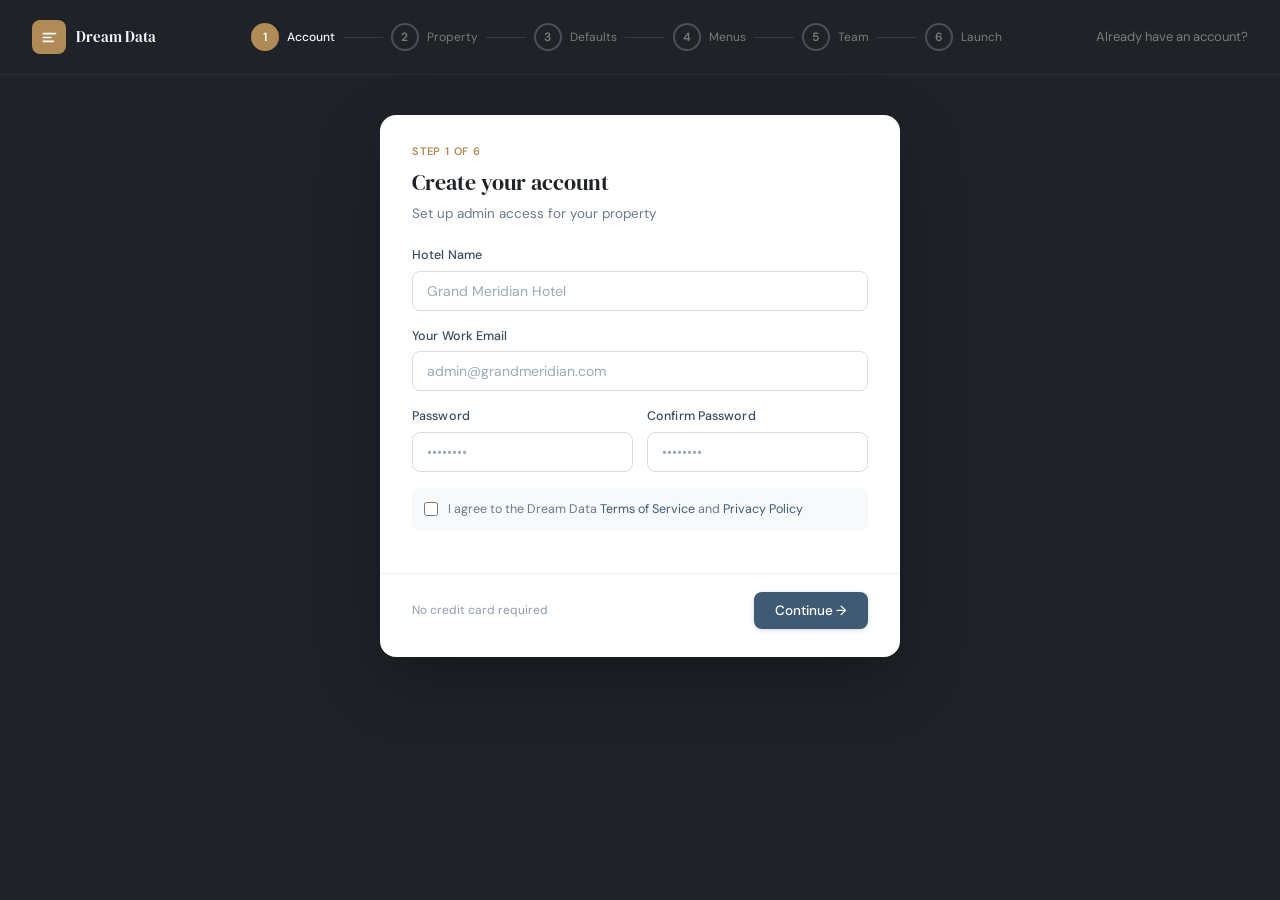
<file: register.html>
<!DOCTYPE html>
<html lang="en">
<head>
<meta charset="UTF-8">
<meta name="viewport" content="width=device-width, initial-scale=1.0">
<title>Dream Data — Register Your Hotel</title>
<link rel="preconnect" href="https://fonts.googleapis.com">
<link href="https://fonts.googleapis.com/css2?family=DM+Serif+Display:ital@0;1&family=DM+Sans:wght@300;400;500;600&display=swap" rel="stylesheet">
<link rel="stylesheet" href="styles.css">
<style>
body { background: var(--graphite); }
.ob-wrap { min-height: 100vh; display: flex; flex-direction: column; }

/* Top bar */
.ob-topbar {
  padding: 20px 32px; display: flex; align-items: center; justify-content: space-between;
  border-bottom: 1px solid rgba(255,255,255,.06);
}
.ob-logo { display: flex; align-items: center; gap: 10px; }
.ob-logo-box { width: 34px; height: 34px; background: var(--bronze); border-radius: 8px; display: flex; align-items: center; justify-content: center; }
.ob-logo-box svg { width: 17px; height: 17px; }
.ob-logo-name { font-family: 'DM Serif Display', serif; font-size: 15px; color: #f0f4f8; }

/* Progress bar */
.ob-progress { display: flex; align-items: center; gap: 0; }
.ob-step {
  display: flex; align-items: center; cursor: pointer;
}
.ob-step-circle {
  width: 28px; height: 28px; border-radius: 50%; border: 2px solid rgba(255,255,255,.2);
  display: flex; align-items: center; justify-content: center;
  font-size: 12px; font-weight: 600; color: rgba(255,255,255,.4);
  transition: all .2s; flex-shrink: 0;
}
.ob-step.done .ob-step-circle { background: var(--success); border-color: var(--success); color: var(--white); }
.ob-step.active .ob-step-circle { background: var(--bronze); border-color: var(--bronze); color: var(--white); }
.ob-step-label { font-size: 12px; color: rgba(255,255,255,.4); margin-left: 8px; white-space: nowrap; }
.ob-step.active .ob-step-label { color: #f0f4f8; font-weight: 500; }
.ob-step.done .ob-step-label { color: rgba(255,255,255,.6); }
.ob-step-line { width: 40px; height: 1px; background: rgba(255,255,255,.12); margin: 0 8px; flex-shrink: 0; }
.ob-step.done + .ob-step-line { background: var(--success); opacity: 0.4; }

/* Content */
.ob-content { flex: 1; display: flex; align-items: flex-start; justify-content: center; padding: 40px 20px; }
.ob-card {
  background: var(--white); border-radius: 16px; width: 100%; max-width: 520px;
  box-shadow: 0 24px 64px rgba(0,0,0,.3);
  animation: obIn .5s cubic-bezier(.22,.68,0,1.2) both;
}
@keyframes obIn { from{opacity:0;transform:translateY(20px) scale(.97)} to{opacity:1;transform:none} }
.ob-card-head { padding: 28px 32px 22px; }
.ob-step-num { font-size: 11px; font-weight: 600; letter-spacing: 0.8px; text-transform: uppercase; color: var(--bronze); margin-bottom: 6px; }
.ob-card-title { font-family: 'DM Serif Display', serif; font-size: 22px; color: var(--graphite); margin-bottom: 5px; }
.ob-card-sub { font-size: 13.5px; color: #6b7a8d; }
.ob-card-body { padding: 0 32px 8px; }
.ob-card-footer { padding: 18px 32px 28px; display: flex; justify-content: space-between; align-items: center; border-top: 1px solid #eef1f4; margin-top: 18px; }
.ob-step-content { display: none; }
.ob-step-content.active { display: block; }

.form-group { margin-bottom: 16px; }
.form-label { display: block; font-size: 12.5px; font-weight: 500; color: #3a4a5a; margin-bottom: 6px; }
.form-input { width: 100%; padding: 10px 14px; border: 1px solid var(--softsteel); border-radius: var(--radius-sm); font-family: inherit; font-size: 14px; color: var(--graphite); background: var(--white); outline: none; transition: border-color .18s, box-shadow .18s; }
.form-input:focus { border-color: var(--slate); box-shadow: 0 0 0 3px var(--slate-lt); }
.form-grid-2 { display: grid; grid-template-columns: 1fr 1fr; gap: 14px; }
.form-hint { font-size: 11.5px; color: #7a8d9e; margin-top: 5px; }

/* Toggle */
.toggle-row { display: flex; align-items: center; justify-content: space-between; padding: 12px 0; border-bottom: 1px solid #eef1f4; }
.toggle-row:last-child { border-bottom: none; }
.toggle-label { font-size: 13.5px; font-weight: 500; }
.toggle-sub { font-size: 12px; color: #6b7a8d; margin-top: 2px; }
.toggle-switch { width: 40px; height: 22px; background: var(--softsteel); border-radius: 11px; cursor: pointer; position: relative; transition: background .2s; flex-shrink: 0; }
.toggle-switch.on { background: var(--slate); }
.toggle-switch::after { content: ''; position: absolute; top: 3px; left: 3px; width: 16px; height: 16px; border-radius: 50%; background: var(--white); transition: transform .2s; }
.toggle-switch.on::after { transform: translateX(18px); }

/* Invite row */
.invite-row { display: flex; gap: 8px; margin-bottom: 8px; }

/* Activation screen */
.activation { text-align: center; padding: 32px; }
.activation-icon { width: 64px; height: 64px; border-radius: 50%; background: var(--success-lt); display: flex; align-items: center; justify-content: center; margin: 0 auto 16px; }
.activation-icon svg { width: 32px; height: 32px; color: var(--success); }
.checklist { text-align: left; margin: 20px 0; }
.cl-item { display: flex; align-items: center; gap: 10px; padding: 9px 0; border-bottom: 1px solid #eef1f4; font-size: 13.5px; }
.cl-item:last-child { border-bottom: none; }
.cl-done { color: var(--success); }
.cl-pend { color: var(--softsteel); }
</style>
</head>
<body>
<div class="ob-wrap">

  <div class="ob-topbar">
    <div class="ob-logo">
      <div class="ob-logo-box"><svg viewBox="0 0 22 22" fill="none"><path d="M3 6h16M3 11h10M3 16h13" stroke="#fff" stroke-width="2" stroke-linecap="round"/></svg></div>
      <span class="ob-logo-name">Dream Data</span>
    </div>

    <div class="ob-progress" id="progressBar">
      <div class="ob-step active" onclick="goTo(1)">
        <div class="ob-step-circle" id="sc1">1</div>
        <div class="ob-step-label">Account</div>
      </div>
      <div class="ob-step-line"></div>
      <div class="ob-step" onclick="goTo(2)">
        <div class="ob-step-circle" id="sc2">2</div>
        <div class="ob-step-label">Property</div>
      </div>
      <div class="ob-step-line"></div>
      <div class="ob-step" onclick="goTo(3)">
        <div class="ob-step-circle" id="sc3">3</div>
        <div class="ob-step-label">Defaults</div>
      </div>
      <div class="ob-step-line"></div>
      <div class="ob-step" onclick="goTo(4)">
        <div class="ob-step-circle" id="sc4">4</div>
        <div class="ob-step-label">Menus</div>
      </div>
      <div class="ob-step-line"></div>
      <div class="ob-step" onclick="goTo(5)">
        <div class="ob-step-circle" id="sc5">5</div>
        <div class="ob-step-label">Team</div>
      </div>
      <div class="ob-step-line"></div>
      <div class="ob-step" onclick="goTo(6)">
        <div class="ob-step-circle" id="sc6">6</div>
        <div class="ob-step-label">Launch</div>
      </div>
    </div>

    <a href="login.html" style="font-size:13px;color:rgba(255,255,255,.4)">Already have an account?</a>
  </div>

  <div class="ob-content">
    <div class="ob-card">

      <!-- Step 1: Account Creation -->
      <div class="ob-step-content active" id="step1">
        <div class="ob-card-head">
          <div class="ob-step-num">Step 1 of 6</div>
          <div class="ob-card-title">Create your account</div>
          <div class="ob-card-sub">Set up admin access for your property</div>
        </div>
        <div class="ob-card-body">
          <div class="form-group"><label class="form-label">Hotel Name</label><input class="form-input" type="text" placeholder="Grand Meridian Hotel"></div>
          <div class="form-group"><label class="form-label">Your Work Email</label><input class="form-input" type="email" placeholder="admin@grandmeridian.com"></div>
          <div class="form-grid-2">
            <div class="form-group"><label class="form-label">Password</label><input class="form-input" type="password" placeholder="••••••••"></div>
            <div class="form-group"><label class="form-label">Confirm Password</label><input class="form-input" type="password" placeholder="••••••••"></div>
          </div>
          <div class="form-group" style="display:flex;align-items:flex-start;gap:10px;padding:12px;background:var(--cloud);border-radius:var(--radius-sm)">
            <input type="checkbox" id="terms" style="width:14px;height:14px;margin-top:2px;flex-shrink:0">
            <label for="terms" style="font-size:12.5px;color:#6b7a8d;line-height:1.5">I agree to the Dream Data <a href="#" style="color:var(--slate)">Terms of Service</a> and <a href="#" style="color:var(--slate)">Privacy Policy</a></label>
          </div>
        </div>
        <div class="ob-card-footer">
          <span style="font-size:12px;color:#8d9bb0">No credit card required</span>
          <button class="btn btn-primary" onclick="goTo(2)">Continue →</button>
        </div>
      </div>

      <!-- Step 2: Property Profile -->
      <div class="ob-step-content" id="step2">
        <div class="ob-card-head">
          <div class="ob-step-num">Step 2 of 6</div>
          <div class="ob-card-title">Property profile</div>
          <div class="ob-card-sub">Help us configure your workspace defaults</div>
        </div>
        <div class="ob-card-body">
          <div class="form-group"><label class="form-label">Property Address</label><input class="form-input" type="text" placeholder="123 Grand Ave, New York, NY 10001"></div>
          <div class="form-grid-2">
            <div class="form-group"><label class="form-label">Number of Guest Rooms</label><input class="form-input" type="number" placeholder="0"></div>
            <div class="form-group"><label class="form-label">Number of Meeting Rooms</label><input class="form-input" type="number" placeholder="0"></div>
          </div>
          <div class="form-grid-2">
            <div class="form-group"><label class="form-label">Default Tax %</label><input class="form-input" type="text" placeholder="8.875%"><div class="form-hint">Applied to all F&B items by default</div></div>
            <div class="form-group"><label class="form-label">Default Service Charge %</label><input class="form-input" type="text" placeholder="22%"><div class="form-hint">Applied to all catering functions</div></div>
          </div>
        </div>
        <div class="ob-card-footer">
          <button class="btn btn-secondary" onclick="goTo(1)">← Back</button>
          <button class="btn btn-primary" onclick="goTo(3)">Continue →</button>
        </div>
      </div>

      <!-- Step 3: Workflow Defaults -->
      <div class="ob-step-content" id="step3">
        <div class="ob-card-head">
          <div class="ob-step-num">Step 3 of 6</div>
          <div class="ob-card-title">Workflow defaults</div>
          <div class="ob-card-sub">Set standard timelines for your events</div>
        </div>
        <div class="ob-card-body">
          <div class="form-group"><label class="form-label">Default Room Block Cutoff (days before event)</label><input class="form-input" type="number" placeholder="14" value="14"></div>
          <div class="form-group"><label class="form-label">Default F&B Selection Deadline (days before event)</label><input class="form-input" type="number" placeholder="21" value="21"></div>
          <div class="form-group"><label class="form-label">Default Headcount Finalization (days before event)</label><input class="form-input" type="number" placeholder="5" value="5"></div>
          <div style="padding: 14px; background:var(--cloud); border-radius:var(--radius-sm); margin-top:4px">
            <div class="toggle-row">
              <div><div class="toggle-label">Auto-alert at 70% room pickup</div><div class="toggle-sub">Notify EM when block reaches 70% pickup</div></div>
              <div class="toggle-switch on" onclick="this.classList.toggle('on')"></div>
            </div>
            <div class="toggle-row">
              <div><div class="toggle-label">Cutoff reminders at 14 &amp; 7 days</div><div class="toggle-sub">Email alerts to EM and client</div></div>
              <div class="toggle-switch on" onclick="this.classList.toggle('on')"></div>
            </div>
            <div class="toggle-row">
              <div><div class="toggle-label">Pending approval reminders</div><div class="toggle-sub">Daily digest for unapproved BEOs</div></div>
              <div class="toggle-switch on" onclick="this.classList.toggle('on')"></div>
            </div>
          </div>
        </div>
        <div class="ob-card-footer">
          <button class="btn btn-secondary" onclick="goTo(2)">← Back</button>
          <button class="btn btn-primary" onclick="goTo(4)">Continue →</button>
        </div>
      </div>

      <!-- Step 4: Upload Menus -->
      <div class="ob-step-content" id="step4">
        <div class="ob-card-head">
          <div class="ob-step-num">Step 4 of 6</div>
          <div class="ob-card-title">Upload your menus</div>
          <div class="ob-card-sub">Optional — you can add menus later</div>
        </div>
        <div class="ob-card-body">
          <div style="border:2px dashed var(--softsteel);border-radius:var(--radius);padding:32px;text-align:center;cursor:pointer;transition:all .15s;margin-bottom:16px" onmouseenter="this.style.borderColor='var(--slate)'" onmouseleave="this.style.borderColor='var(--softsteel)'">
            <svg viewBox="0 0 32 32" fill="none" width="32" height="32" style="margin:0 auto 10px"><path d="M16 4v18M8 10l8-8 8 8M6 28h20" stroke="var(--slate)" stroke-width="1.6" stroke-linecap="round" stroke-linejoin="round"/></svg>
            <div style="font-size:14px;font-weight:500;margin-bottom:4px">Upload menu PDF</div>
            <div style="font-size:12px;color:#8d9bb0">PDF up to 20MB · We'll help you structure it</div>
          </div>
          <div style="text-align:center;font-size:13px;color:#8d9bb0;margin-bottom:14px">or manually add menu categories</div>
          <div class="form-group">
            <label class="form-label">Category Name</label>
            <div style="display:flex;gap:8px">
              <input class="form-input" type="text" placeholder="e.g. Breakfast Buffets" style="flex:1">
              <button class="btn btn-secondary">Add</button>
            </div>
          </div>
        </div>
        <div class="ob-card-footer">
          <button class="btn btn-secondary" onclick="goTo(3)">← Back</button>
          <div style="display:flex;gap:8px">
            <button class="btn btn-secondary" onclick="goTo(5)">Skip for now</button>
            <button class="btn btn-primary" onclick="goTo(5)">Continue →</button>
          </div>
        </div>
      </div>

      <!-- Step 5: Invite Team -->
      <div class="ob-step-content" id="step5">
        <div class="ob-card-head">
          <div class="ob-step-num">Step 5 of 6</div>
          <div class="ob-card-title">Invite your team</div>
          <div class="ob-card-sub">Add hotel staff — they'll get an invite email</div>
        </div>
        <div class="ob-card-body">
          <div id="inviteList">
            <div class="invite-row">
              <input class="form-input" type="email" placeholder="colleague@hotel.com" style="flex:1">
              <select class="form-input" style="width:150px"><option>Sales</option><option>Conference Services</option><option>Catering</option><option>Finance</option><option>Hotel Admin</option></select>
            </div>
            <div class="invite-row">
              <input class="form-input" type="email" placeholder="colleague@hotel.com" style="flex:1">
              <select class="form-input" style="width:150px"><option>Conference Services</option><option>Sales</option><option>Catering</option><option>Finance</option><option>Hotel Admin</option></select>
            </div>
          </div>
          <button class="btn btn-ghost" onclick="addInviteRow()" style="margin-top:4px">+ Add another</button>
        </div>
        <div class="ob-card-footer">
          <button class="btn btn-secondary" onclick="goTo(4)">← Back</button>
          <div style="display:flex;gap:8px">
            <button class="btn btn-secondary" onclick="goTo(6)">Skip for now</button>
            <button class="btn btn-primary" onclick="goTo(6)">Send Invites →</button>
          </div>
        </div>
      </div>

      <!-- Step 6: Activation -->
      <div class="ob-step-content" id="step6">
        <div class="ob-card-head" style="text-align:center;padding-bottom:12px">
          <div class="ob-step-num" style="text-align:center">Setup Complete</div>
          <div class="ob-card-title">You're all set! 🎉</div>
          <div class="ob-card-sub">Grand Meridian Hotel is ready on Dream Data</div>
        </div>
        <div class="ob-card-body">
          <div class="checklist">
            <div style="font-size:12px;font-weight:600;letter-spacing:0.5px;text-transform:uppercase;color:#8d9bb0;margin-bottom:8px">Setup checklist</div>
            <div class="cl-item"><svg class="cl-done" viewBox="0 0 16 16" fill="none" width="16" height="16"><path d="M2 8l4 4 8-8" stroke="currentColor" stroke-width="1.6" stroke-linecap="round" stroke-linejoin="round"/></svg>Account created</div>
            <div class="cl-item"><svg class="cl-done" viewBox="0 0 16 16" fill="none" width="16" height="16"><path d="M2 8l4 4 8-8" stroke="currentColor" stroke-width="1.6" stroke-linecap="round" stroke-linejoin="round"/></svg>Property profile configured</div>
            <div class="cl-item"><svg class="cl-done" viewBox="0 0 16 16" fill="none" width="16" height="16"><path d="M2 8l4 4 8-8" stroke="currentColor" stroke-width="1.6" stroke-linecap="round" stroke-linejoin="round"/></svg>Workflow defaults set</div>
            <div class="cl-item"><svg class="cl-pend" viewBox="0 0 16 16" fill="none" width="16" height="16"><circle cx="8" cy="8" r="6.5" stroke="currentColor" stroke-width="1.4"/></svg>Upload menus (optional)</div>
            <div class="cl-item"><svg class="cl-done" viewBox="0 0 16 16" fill="none" width="16" height="16"><path d="M2 8l4 4 8-8" stroke="currentColor" stroke-width="1.6" stroke-linecap="round" stroke-linejoin="round"/></svg>Team invites sent</div>
          </div>
        </div>
        <div class="ob-card-footer" style="flex-direction:column;gap:10px;align-items:stretch">
          <a class="btn btn-primary" href="event-create.html" style="justify-content:center;padding:12px">
            <svg viewBox="0 0 16 16" fill="none" width="14" height="14"><path d="M8 3v10M3 8h10" stroke="currentColor" stroke-width="1.7" stroke-linecap="round"/></svg>
            Create Your First Event
          </a>
          <a class="btn btn-secondary" href="hotel-dashboard.html" style="justify-content:center">Go to Dashboard</a>
        </div>
      </div>

    </div>
  </div>
</div>

<script>
let current = 1;
const total = 6;

function goTo(n) {
  document.querySelectorAll('.ob-step-content').forEach(s => s.classList.remove('active'));
  document.getElementById('step' + n).classList.add('active');
  // Update circles
  document.querySelectorAll('.ob-step').forEach((s, i) => {
    const stepNum = i + 1;
    const c = document.getElementById('sc' + stepNum);
    s.classList.remove('active', 'done');
    if (stepNum < n) { s.classList.add('done'); c.textContent = '✓'; }
    else if (stepNum === n) { s.classList.add('active'); c.textContent = stepNum; }
    else { c.textContent = stepNum; }
  });
  current = n;
}

function addInviteRow() {
  const list = document.getElementById('inviteList');
  const row = document.createElement('div');
  row.className = 'invite-row';
  row.innerHTML = '<input class="form-input" type="email" placeholder="colleague@hotel.com" style="flex:1"><select class="form-input" style="width:150px"><option>Sales</option><option>Conference Services</option><option>Catering</option><option>Finance</option><option>Hotel Admin</option></select>';
  list.appendChild(row);
}
</script>
</body>
</html>
</file>
<file: styles.css>
/* ═══════════════════════════════════════════════════════════════
   DREAM DATA — Design System
   PRD v1.0 · March 2026
   ═══════════════════════════════════════════════════════════════ */

@import url('https://fonts.googleapis.com/css2?family=DM+Serif+Display:ital@0;1&family=DM+Sans:wght@300;400;500;600&display=swap');

/* ── Color Tokens ─────────────────────────────────────── */
:root {
  /* Brand */
  --graphite:   #1F2328;   /* Primary text, dark surfaces */
  --slate:      #3F5B73;   /* Buttons, links, secondary emphasis */
  --slate-dk:   #2e4459;   /* Hover state */
  --slate-lt:   #EBF0F5;   /* Tinted bg for slate elements */
  --bronze:     #B08A57;   /* Selective accent, premium emphasis */
  --bronze-lt:  #F5EFE6;   /* Bronze tint bg */
  --bronze-dk:  #8e6d3e;

  /* Neutrals */
  --softsteel:  #D7DDE3;   /* Borders, tracks, dividers */
  --cloud:      #F7F9FB;   /* Backgrounds, light surfaces */
  --white:      #FFFFFF;

  /* System */
  --success:    #3E8E62;
  --success-lt: #E8F5EE;
  --warning:    #D99A2B;
  --warning-lt: #FDF3DC;
  --critical:   #C74B4B;
  --critical-lt:#FAEAEA;

  /* Sidebar */
  --sb-bg:      #1F2328;
  --sb-hover:   #2a3038;
  --sb-active:  #2a3038;
  --sb-text:    #8d9bb0;
  --sb-active-t:#F7F9FB;
  --sb-border:  rgba(255,255,255,0.06);
  --sb-width:   260px;

  /* Layout */
  --topbar-h:   60px;
  --content-px: 40px;
  --radius:     12px;
  --radius-sm:  8px;
  --radius-xs:  6px;
  --shadow:     0 1px 3px rgba(0,0,0,.06), 0 4px 16px rgba(0,0,0,.06);
  --shadow-md:  0 4px 12px rgba(0,0,0,.08), 0 12px 32px rgba(0,0,0,.08);
}

/* ── Reset ──────────────────────────────────────────────── */
*, *::before, *::after { box-sizing: border-box; margin: 0; padding: 0; }
html { -webkit-font-smoothing: antialiased; }
body {
  font-family: 'DM Sans', sans-serif;
  font-size: 15px;
  line-height: 1.5;
  color: var(--graphite);
  background: var(--cloud);
  min-height: 100vh;
}
a { text-decoration: none; color: inherit; }
button { font-family: inherit; cursor: pointer; }
input, select, textarea { font-family: inherit; }
img { display: block; max-width: 100%; }

/* ── Layout Shell ───────────────────────────────────────── */
.app { display: flex; min-height: 100vh; }

/* ── Sidebar ─────────────────────────────────────────────── */
.sidebar {
  width: var(--sb-width);
  background: var(--sb-bg);
  display: flex;
  flex-direction: column;
  position: fixed;
  top: 0; left: 0; bottom: 0;
  z-index: 100;
  overflow-y: auto;
}
.sb-logo {
  padding: 28px 24px 20px;
  border-bottom: 1px solid var(--sb-border);
  flex-shrink: 0;
}
.sb-logo-mark {
  display: flex; align-items: center; gap: 10px;
}
.logo-icon {
  width: 36px; height: 36px;
  background: var(--bronze);
  border-radius: 9px;
  display: flex; align-items: center; justify-content: center;
  flex-shrink: 0;
}
.logo-icon svg { width: 18px; height: 18px; }
.logo-text { font-family: 'DM Serif Display', serif; font-size: 16px; color: var(--white); letter-spacing: 0.2px; }
.logo-sub { font-size: 10px; color: var(--sb-text); margin-top: 4px; letter-spacing: 0.3px; text-transform: uppercase; }

.sb-section { padding: 20px 12px 8px; }
.sb-section-label {
  font-size: 10px; font-weight: 600; letter-spacing: 1.2px;
  text-transform: uppercase; color: #4a5568;
  padding: 0 12px; margin-bottom: 4px;
}
.sb-item {
  display: flex; align-items: center; gap: 10px;
  padding: 9px 12px; border-radius: var(--radius-xs);
  color: var(--sb-text); font-size: 13.5px; font-weight: 500;
  transition: all 0.15s; cursor: pointer; text-decoration: none;
  margin-bottom: 1px; white-space: nowrap;
}
.sb-item:hover { background: var(--sb-hover); color: #d0d9e4; }
.sb-item.active {
  background: var(--sb-active); color: var(--sb-active-t);
  border-left: 3px solid var(--bronze);
  padding-left: 9px;
}
.sb-item.active svg { color: var(--bronze); }
.sb-item svg { width: 16px; height: 16px; flex-shrink: 0; opacity: 0.75; }
.sb-item.active svg { opacity: 1; }
.sb-badge {
  margin-left: auto; min-width: 18px; height: 18px;
  background: var(--bronze); color: var(--white);
  font-size: 10px; font-weight: 700;
  border-radius: 9px; padding: 0 5px;
  display: flex; align-items: center; justify-content: center;
}
.sb-badge.red { background: var(--critical); }

.sb-spacer { flex: 1; }
.sb-bottom {
  padding: 12px; border-top: 1px solid var(--sb-border);
  flex-shrink: 0;
}
.sb-user {
  display: flex; align-items: center; gap: 10px;
  padding: 10px 12px; border-radius: var(--radius-xs);
  cursor: pointer; transition: background 0.15s;
}
.sb-user:hover { background: var(--sb-hover); }
.sb-avatar {
  width: 32px; height: 32px; border-radius: 50%;
  background: var(--slate); color: var(--white);
  display: flex; align-items: center; justify-content: center;
  font-size: 11px; font-weight: 700; flex-shrink: 0;
  letter-spacing: 0.3px;
}
.sb-uname { font-size: 13px; font-weight: 500; color: #d0d9e4; }
.sb-urole { font-size: 11px; color: var(--sb-text); margin-top: 1px; }

/* ── Main Content ───────────────────────────────────────── */
.main {
  margin-left: var(--sb-width);
  flex: 1;
  display: flex;
  flex-direction: column;
  min-height: 100vh;
}

/* ── Topbar ──────────────────────────────────────────────── */
.topbar {
  height: var(--topbar-h);
  background: var(--white);
  border-bottom: 1px solid var(--softsteel);
  display: flex; align-items: center;
  padding: 0 var(--content-px);
  position: sticky; top: 0; z-index: 50;
  gap: 12px;
}
.topbar-title { font-size: 15px; font-weight: 600; color: var(--graphite); }
.topbar-sub { font-size: 12.5px; color: #6b7a8d; margin-top: 1px; }
.topbar-spacer { flex: 1; }
.topbar-actions { display: flex; align-items: center; gap: 8px; }

.search-bar {
  display: flex; align-items: center; gap: 8px;
  background: var(--cloud); border: 1px solid var(--softsteel);
  border-radius: var(--radius-sm); padding: 7px 14px;
  width: 240px; transition: all 0.15s;
}
.search-bar:focus-within { border-color: var(--slate); background: var(--white); box-shadow: 0 0 0 3px var(--slate-lt); }
.search-bar svg { width: 14px; height: 14px; color: #8d9bb0; flex-shrink: 0; }
.search-bar input { border: none; outline: none; background: transparent; font-size: 13px; color: var(--graphite); width: 100%; }
.search-bar input::placeholder { color: #8d9bb0; }

.icon-btn {
  width: 36px; height: 36px; border-radius: var(--radius-xs);
  border: 1px solid var(--softsteel); background: var(--white);
  display: flex; align-items: center; justify-content: center;
  cursor: pointer; transition: all 0.15s; position: relative;
}
.icon-btn:hover { background: var(--cloud); border-color: #b8c5d0; }
.icon-btn svg { width: 16px; height: 16px; color: #5a6a7a; }
.notif-dot { position: absolute; top: 6px; right: 6px; width: 7px; height: 7px; background: var(--critical); border-radius: 50%; border: 2px solid var(--white); }

/* ── Content Area ───────────────────────────────────────── */
.content { padding: 28px var(--content-px); flex: 1; }

/* ── Buttons ─────────────────────────────────────────────── */
.btn {
  display: inline-flex; align-items: center; gap: 6px;
  padding: 9px 20px; border-radius: var(--radius-sm);
  font-size: 13.5px; font-weight: 500; font-family: inherit;
  border: 1px solid transparent; cursor: pointer;
  transition: all 0.18s; white-space: nowrap; text-decoration: none;
}
.btn svg { width: 14px; height: 14px; }
.btn-primary {
  background: var(--slate); color: var(--white);
  box-shadow: 0 1px 4px rgba(63,91,115,.25);
}
.btn-primary:hover { background: var(--slate-dk); box-shadow: 0 2px 8px rgba(63,91,115,.3); }
.btn-bronze {
  background: var(--bronze); color: var(--white);
  box-shadow: 0 1px 4px rgba(176,138,87,.25);
}
.btn-bronze:hover { background: var(--bronze-dk); }
.btn-secondary {
  background: var(--white); color: var(--graphite);
  border-color: var(--softsteel);
}
.btn-secondary:hover { background: var(--cloud); border-color: #b8c5d0; }
.btn-ghost { background: transparent; color: var(--slate); border-color: transparent; padding: 7px 12px; }
.btn-ghost:hover { background: var(--slate-lt); }
.btn-sm { padding: 6px 14px; font-size: 12.5px; }
.btn-danger { background: var(--critical); color: var(--white); }
.btn-danger:hover { background: #a83a3a; }

/* ── Cards ───────────────────────────────────────────────── */
.card {
  background: var(--white);
  border: 1px solid var(--softsteel);
  border-radius: var(--radius);
  overflow: hidden;
  box-shadow: var(--shadow);
}
.card-head {
  padding: 18px 24px;
  border-bottom: 1px solid var(--softsteel);
  display: flex; align-items: center; justify-content: space-between;
}
.card-title { font-size: 14px; font-weight: 600; color: var(--graphite); }
.card-sub { font-size: 12px; color: #6b7a8d; margin-top: 2px; }
.card-action { font-size: 12.5px; color: var(--slate); font-weight: 500; cursor: pointer; }
.card-action:hover { text-decoration: underline; }
.card-body { padding: 24px; }

/* ── Badges ──────────────────────────────────────────────── */
.badge {
  display: inline-flex; align-items: center;
  padding: 3px 10px; border-radius: 100px;
  font-size: 11px; font-weight: 600; letter-spacing: 0.3px;
  white-space: nowrap;
}
.badge-success { background: var(--success-lt); color: var(--success); }
.badge-warning { background: var(--warning-lt); color: var(--warning); }
.badge-critical { background: var(--critical-lt); color: var(--critical); }
.badge-slate { background: var(--slate-lt); color: var(--slate); }
.badge-bronze { background: var(--bronze-lt); color: var(--bronze-dk); }
.badge-gray { background: #EEF1F4; color: #5a6a7a; }

/* ── Tables ──────────────────────────────────────────────── */
.data-table { width: 100%; border-collapse: collapse; }
.data-table th {
  text-align: left; font-size: 11px; font-weight: 600;
  letter-spacing: 0.7px; text-transform: uppercase; color: #6b7a8d;
  padding: 12px 16px; background: var(--cloud);
  border-bottom: 1px solid var(--softsteel);
}
.data-table td {
  padding: 14px 16px; border-bottom: 1px solid #eef1f4;
  font-size: 13.5px; vertical-align: middle;
}
.data-table tbody tr { cursor: pointer; transition: background 0.1s; }
.data-table tbody tr:hover td { background: var(--cloud); }
.data-table tbody tr:last-child td { border-bottom: none; }
.td-primary { font-weight: 500; color: var(--graphite); }
.td-secondary { font-size: 12px; color: #6b7a8d; margin-top: 2px; }

/* ── KPI Cards ───────────────────────────────────────────── */
.kpi-grid { display: grid; grid-template-columns: repeat(4, 1fr); gap: 16px; }
.kpi-card {
  background: var(--white); border: 1px solid var(--softsteel);
  border-radius: var(--radius); padding: 22px 24px;
  box-shadow: var(--shadow); transition: box-shadow 0.15s;
}
.kpi-card:hover { box-shadow: var(--shadow-md); }
.kpi-top { display: flex; align-items: flex-start; justify-content: space-between; margin-bottom: 14px; }
.kpi-icon { width: 36px; height: 36px; border-radius: var(--radius-xs); display: flex; align-items: center; justify-content: center; }
.kpi-icon svg { width: 18px; height: 18px; }
.kpi-icon-slate { background: var(--slate-lt); }
.kpi-icon-slate svg { color: var(--slate); }
.kpi-icon-bronze { background: var(--bronze-lt); }
.kpi-icon-bronze svg { color: var(--bronze); }
.kpi-icon-success { background: var(--success-lt); }
.kpi-icon-success svg { color: var(--success); }
.kpi-icon-critical { background: var(--critical-lt); }
.kpi-icon-critical svg { color: var(--critical); }
.kpi-icon-warning { background: var(--warning-lt); }
.kpi-icon-warning svg { color: var(--warning); }
.kpi-delta { font-size: 12px; font-weight: 500; }
.delta-up { color: var(--success); }
.delta-down { color: var(--critical); }
.kpi-value { font-size: 28px; font-weight: 300; letter-spacing: -0.8px; line-height: 1; margin-bottom: 5px; color: var(--graphite); }
.kpi-label { font-size: 12px; color: #6b7a8d; font-weight: 500; letter-spacing: 0.2px; }

/* ── Form Elements ───────────────────────────────────────── */
.form-group { margin-bottom: 18px; }
.form-label {
  display: block; font-size: 12.5px; font-weight: 500;
  color: #3a4a5a; margin-bottom: 6px; letter-spacing: 0.1px;
}
.form-input {
  width: 100%; padding: 10px 14px;
  border: 1px solid var(--softsteel); border-radius: var(--radius-sm);
  font-family: inherit; font-size: 13.5px; color: var(--graphite);
  background: var(--white); outline: none;
  transition: border-color 0.18s, box-shadow 0.18s;
}
.form-input:focus {
  border-color: var(--slate);
  box-shadow: 0 0 0 3px var(--slate-lt);
}
.form-input::placeholder { color: #9aabb9; }
.form-grid-2 { display: grid; grid-template-columns: 1fr 1fr; gap: 16px; }
.form-grid-3 { display: grid; grid-template-columns: 1fr 1fr 1fr; gap: 14px; }
.form-hint { font-size: 11.5px; color: #7a8d9e; margin-top: 5px; }

/* ── Progress Bar ───────────────────────────────────────── */
.prog-track { height: 4px; background: #eef1f4; border-radius: 2px; overflow: hidden; }
.prog-fill { height: 100%; border-radius: 2px; background: var(--bronze); transition: width 0.4s; }
.prog-fill.success { background: var(--success); }
.prog-fill.warning { background: var(--warning); }
.prog-fill.critical { background: var(--critical); }
.prog-fill.slate { background: var(--slate); }

/* ── Tabs ────────────────────────────────────────────────── */
.tabs-bar {
  display: flex; gap: 0;
  border-bottom: 1px solid var(--softsteel);
  background: var(--white); padding: 0 var(--content-px);
  overflow-x: auto;
}
.tab-item {
  padding: 14px 20px; font-size: 13.5px; font-weight: 500;
  color: #6b7a8d; cursor: pointer;
  border-bottom: 2px solid transparent; margin-bottom: -1px;
  transition: all 0.15s; white-space: nowrap;
}
.tab-item:hover { color: var(--graphite); }
.tab-item.active { color: var(--slate); border-bottom-color: var(--slate); }
.tab-content { display: none; }
.tab-content.active { display: block; }
.tab-notif {
  display: inline-flex; align-items: center; justify-content: center;
  width: 16px; height: 16px; border-radius: 50%;
  background: var(--critical); color: var(--white);
  font-size: 9px; font-weight: 700; margin-left: 5px;
}

/* ── Avatars ─────────────────────────────────────────────── */
.avatar {
  border-radius: 50%; display: flex; align-items: center; justify-content: center;
  font-weight: 700; color: var(--white); flex-shrink: 0; font-size: 11px;
  letter-spacing: 0.3px;
}
.av-sm { width: 28px; height: 28px; font-size: 10px; }
.av-md { width: 36px; height: 36px; font-size: 12px; }
.av-lg { width: 48px; height: 48px; font-size: 15px; }
.av-stack { display: flex; }
.av-stack .avatar { border: 2px solid var(--white); margin-left: -8px; }
.av-stack .avatar:first-child { margin-left: 0; }

/* ── Alerts / Banners ───────────────────────────────────── */
.alert {
  padding: 12px 16px; border-radius: var(--radius-sm);
  display: flex; align-items: flex-start; gap: 10px; font-size: 13px;
}
.alert svg { width: 16px; height: 16px; flex-shrink: 0; margin-top: 1px; }
.alert-warning { background: var(--warning-lt); color: #7a5200; border: 1px solid #f0c55a; }
.alert-warning svg { color: var(--warning); }
.alert-critical { background: var(--critical-lt); color: #7a1f1f; border: 1px solid #e88080; }
.alert-critical svg { color: var(--critical); }
.alert-success { background: var(--success-lt); color: #1e5c3a; border: 1px solid #7ecba0; }
.alert-success svg { color: var(--success); }

/* ── Dividers / Sections ────────────────────────────────── */
.section-label {
  font-size: 11px; font-weight: 600; letter-spacing: 0.8px;
  text-transform: uppercase; color: #8d9bb0;
  margin: 24px 0 10px; padding-bottom: 8px;
  border-bottom: 1px solid var(--softsteel);
}

/* ── Message Thread ─────────────────────────────────────── */
.msg-item {
  display: flex; gap: 12px; padding: 14px 20px;
  border-bottom: 1px solid #eef1f4;
}
.msg-item:last-child { border-bottom: none; }
.msg-body { flex: 1; }
.msg-name { font-size: 13px; font-weight: 600; margin-bottom: 3px; }
.msg-text { font-size: 13px; color: #4a5a6a; line-height: 1.5; }
.msg-time { font-size: 11px; color: #8d9bb0; margin-top: 4px; }
.msg-compose {
  padding: 14px 20px; border-top: 1px solid var(--softsteel);
  display: flex; gap: 10px; align-items: flex-end;
}
.msg-compose textarea {
  flex: 1; padding: 9px 12px; border: 1px solid var(--softsteel);
  border-radius: var(--radius-sm); resize: none; font-family: inherit;
  font-size: 13px; outline: none; transition: border-color 0.15s;
  min-height: 38px; max-height: 120px;
}
.msg-compose textarea:focus { border-color: var(--slate); box-shadow: 0 0 0 3px var(--slate-lt); }

/* ── Task / Timeline Items ──────────────────────────────── */
.task-item {
  display: flex; align-items: flex-start; gap: 12px;
  padding: 12px 20px; border-bottom: 1px solid #eef1f4;
  cursor: pointer; transition: background 0.1s;
}
.task-item:hover { background: var(--cloud); }
.task-item:last-child { border-bottom: none; }
.task-check {
  width: 16px; height: 16px; border-radius: 4px;
  border: 1.5px solid var(--softsteel); flex-shrink: 0; margin-top: 2px;
  display: flex; align-items: center; justify-content: center;
  transition: all 0.15s; cursor: pointer;
}
.task-check.done { background: var(--success); border-color: var(--success); }
.task-check.done::after {
  content: ''; width: 7px; height: 4px;
  border-left: 1.5px solid #fff; border-bottom: 1.5px solid #fff;
  transform: rotate(-45deg) translateY(-1px);
}
.task-body { flex: 1; }
.task-name { font-size: 13.5px; font-weight: 500; }
.task-name.done { text-decoration: line-through; color: #8d9bb0; }
.task-meta { font-size: 12px; color: #6b7a8d; margin-top: 2px; }
.task-due { font-size: 12px; font-weight: 500; flex-shrink: 0; }
.due-ok { color: #6b7a8d; }
.due-warn { color: var(--warning); }
.due-crit { color: var(--critical); font-weight: 600; }

/* ── Approval Card ───────────────────────────────────────── */
.approval-card {
  background: var(--white); border: 1px solid var(--softsteel);
  border-radius: var(--radius); box-shadow: var(--shadow);
  overflow: hidden; margin-bottom: 12px; transition: box-shadow 0.15s;
}
.approval-card:hover { box-shadow: var(--shadow-md); }
.approval-head { padding: 16px 22px; display: flex; align-items: flex-start; justify-content: space-between; gap: 14px; }
.approval-icon { width: 34px; height: 34px; border-radius: var(--radius-sm); display: flex; align-items: center; justify-content: center; flex-shrink: 0; }
.approval-meta { display: flex; gap: 20px; flex-wrap: wrap; padding: 0 22px 14px; }
.approval-meta-item { display: flex; flex-direction: column; gap: 2px; }
.aml { font-size: 10px; font-weight: 600; letter-spacing: 0.6px; text-transform: uppercase; color: #8d9bb0; }
.amv { font-size: 13px; font-weight: 500; }
.approval-actions { padding: 12px 22px; background: var(--cloud); border-top: 1px solid #eef1f4; display: flex; gap: 8px; align-items: center; }

/* ── Scrollbar ───────────────────────────────────────────── */
::-webkit-scrollbar { width: 5px; height: 5px; }
::-webkit-scrollbar-track { background: transparent; }
::-webkit-scrollbar-thumb { background: var(--softsteel); border-radius: 3px; }
::-webkit-scrollbar-thumb:hover { background: #b0bcc8; }
</file>
